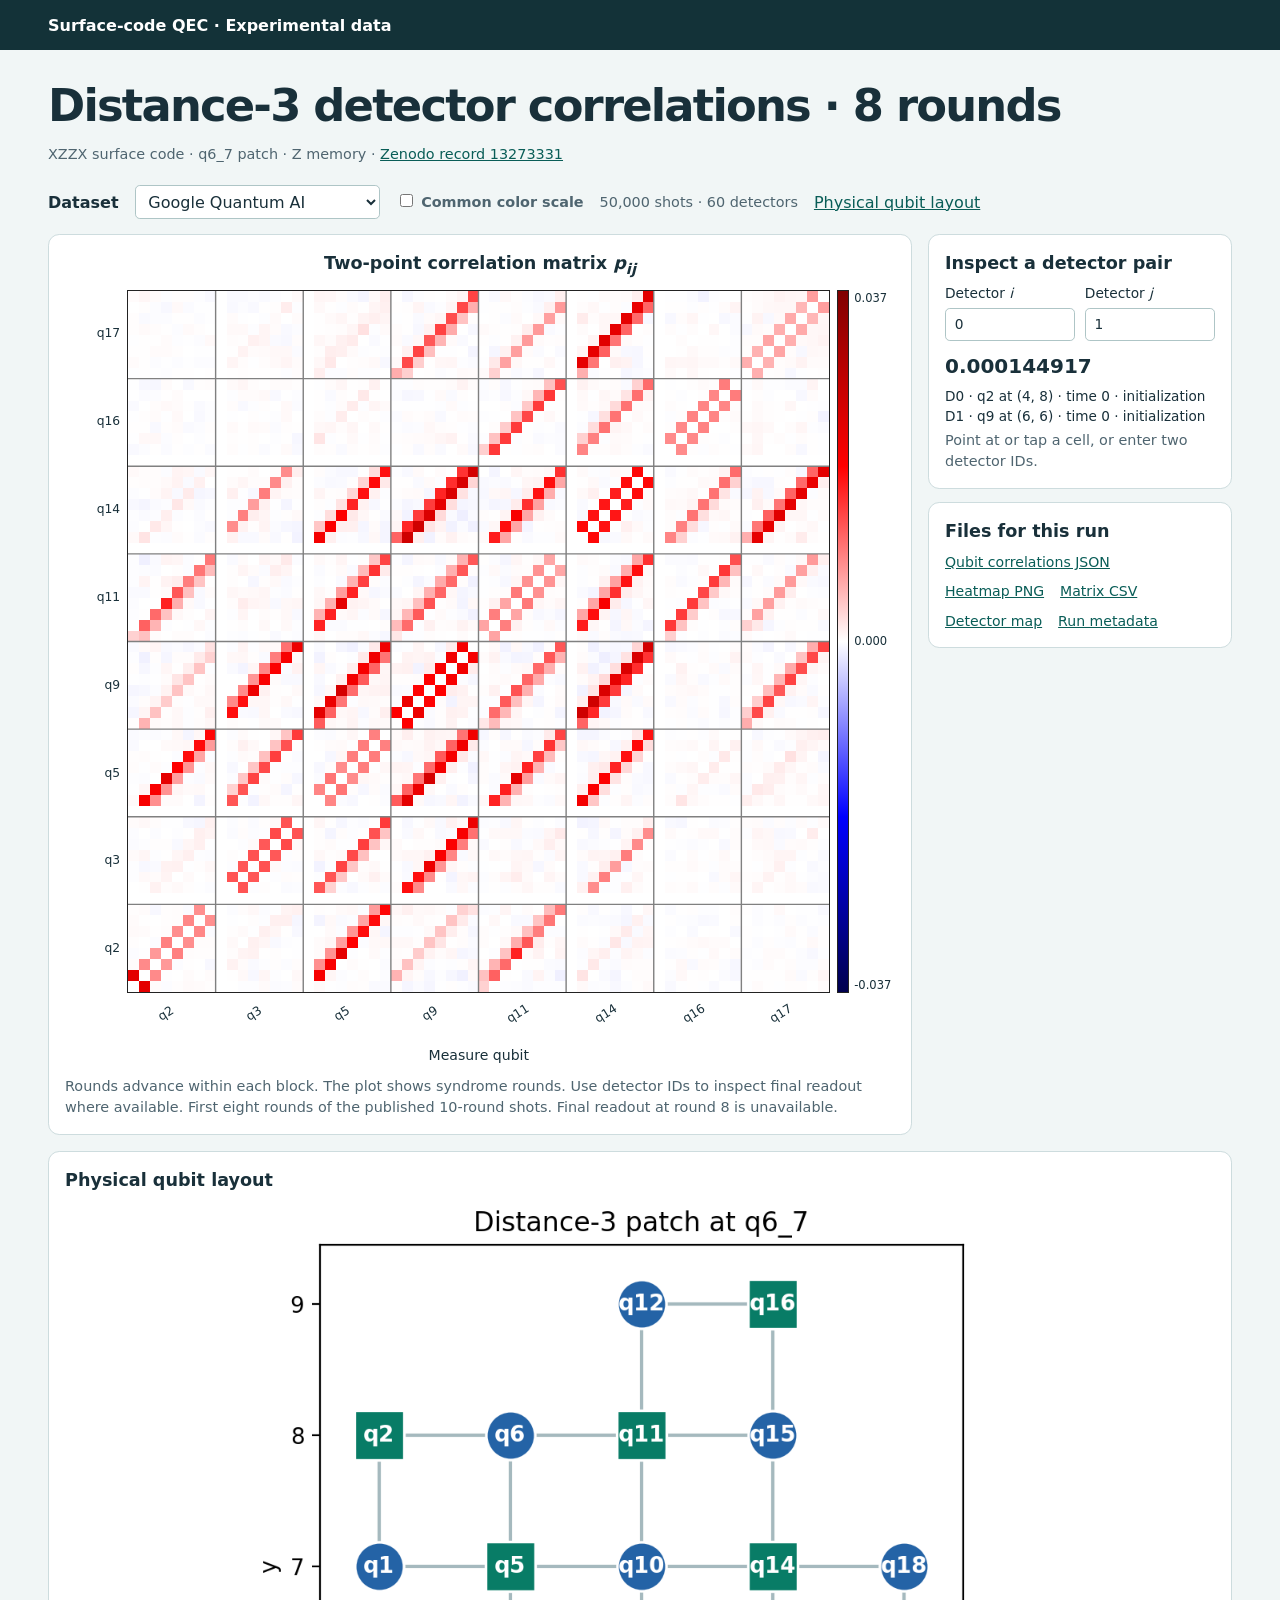
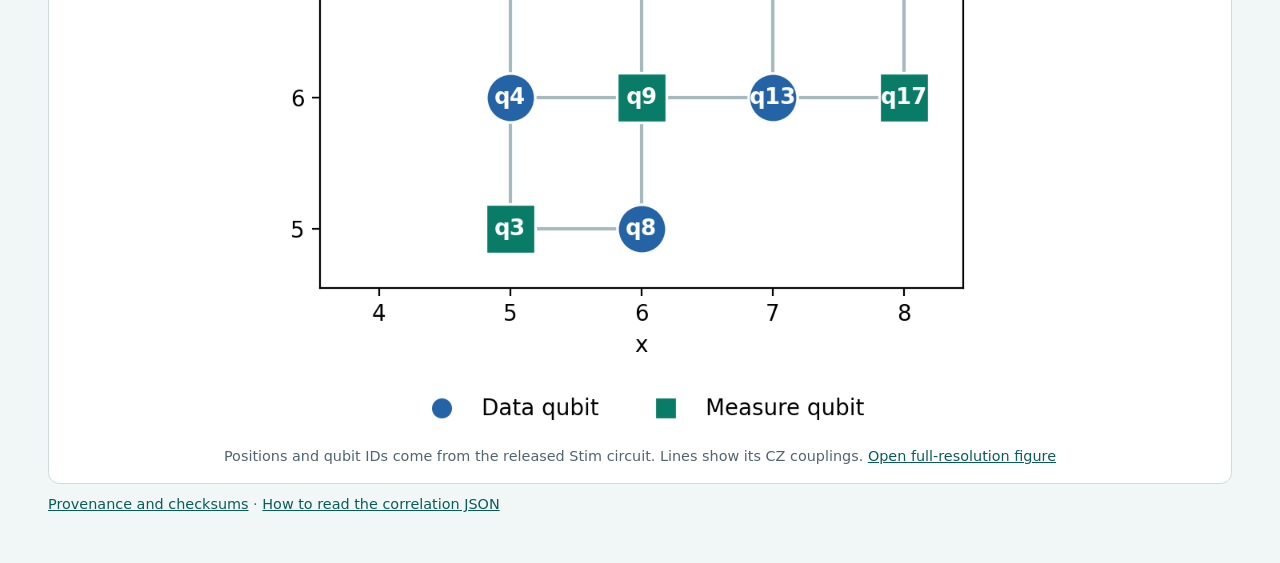
<file: docs/qec-eight-round-correlations/index.html>
<!doctype html>
<html lang="en">
<head>
<meta charset="utf-8">
<meta name="viewport" content="width=device-width,initial-scale=1">
<title>Surface-code QEC · Detector correlations</title>
<style>
:root{color-scheme:light;--ink:#19303a;--muted:#4f6570;--line:#cddcde;--accent:#095d57;font:16px/1.45 system-ui,sans-serif}
*{box-sizing:border-box}body{margin:0;background:#f1f6f6;color:var(--ink)}header{background:#133238;color:#fff;padding:.85rem max(1rem,calc((100% - 74rem)/2));font-weight:700}main{max-width:76rem;margin:auto;padding:1.5rem 1rem 3rem}h1,h2,p,figure{margin:0}h1{font-size:clamp(1.8rem,4vw,2.8rem);letter-spacing:-.04em}h2{font-size:1.1rem}.subtitle,.hint{color:var(--muted);font-size:.9rem}.subtitle{margin:.3rem 0 1.25rem}.toolbar,.assets{display:flex;align-items:center;gap:.55rem 1rem;flex-wrap:wrap}.toolbar{margin-bottom:.9rem}.toolbar label{font-weight:650}select,input{font:inherit;color:inherit;background:#fff;border:1px solid #aec5c6;border-radius:.3rem;padding:.35rem .55rem}a{color:var(--accent)}:focus-visible{outline:2px solid #16877e;outline-offset:2px}
.layout{display:grid;grid-template-columns:minmax(0,1fr) minmax(16rem,19rem);gap:1rem;align-items:start}.panel{background:#fff;border:1px solid var(--line);border-radius:.7rem;padding:1rem}.plot-title{text-align:center;margin-bottom:.75rem}.chart{display:grid;grid-template-columns:3.45rem minmax(0,1fr) 3.6rem;gap:.35rem .45rem;align-items:stretch}.ylabels,.xlabels{font-size:.77rem;white-space:nowrap}.ylabels{display:grid;text-align:right;align-items:center}.xlabels{display:grid;text-align:center;grid-column:2}.xlabels span{transform:rotate(-32deg);height:2.2rem;margin-top:.35rem}.heatmap{display:block;width:100%;aspect-ratio:1;border:1px solid #222;image-rendering:pixelated;cursor:crosshair}.legend{display:grid;grid-template-columns:.75rem 1fr;gap:.3rem;font-size:.72rem}.bar{background:linear-gradient(#800000,#f00,#fff,#00f,#00004d);border:1px solid #222}.legend-labels{display:flex;flex-direction:column;justify-content:space-between}.axis{text-align:center;grid-column:2;font-size:.88rem}.note{margin-top:.65rem}.side{display:grid;gap:.8rem}.side h2{margin-bottom:.5rem}.pair-inputs{display:grid;grid-template-columns:1fr 1fr;gap:.6rem}.pair-inputs label{display:grid;gap:.25rem;font-size:.86rem}.pair-inputs input{width:100%}output{display:block;margin:.65rem 0 .4rem;font-size:1.25rem;font-weight:680;font-variant-numeric:tabular-nums}.description{min-height:2.7rem;white-space:pre-line;font-size:.85rem}.assets a{font-size:.88rem}.details{margin-top:1rem}summary{cursor:pointer;font-weight:650}pre{margin-bottom:0;max-height:32rem;overflow:auto;background:#f4f8f8;border:1px solid var(--line);border-radius:.35rem;padding:.65rem;font-size:.81rem}
@media(max-width:760px){.layout{grid-template-columns:minmax(0,1fr)}.chart{grid-template-columns:2rem minmax(0,1fr) 2.75rem;gap:.3rem}.ylabels,.xlabels{font-size:.66rem}.legend{grid-template-columns:.55rem 1fr;font-size:.61rem}.panel{padding:.7rem}}
.qubit-map {scroll-margin-top:1rem}.qubit-map img{display:block;width:min(100%,52rem);height:auto;margin:.65rem auto}.qubit-map figcaption{text-align:center}
</style>
</head>
<body>
<header>Surface-code QEC · Experimental data</header>
<main>
<h1>Distance-3 detector correlations · 8 rounds</h1>
<p class="subtitle"><span id="experiment-summary"></span> · <a id="dataset-source">Zenodo data</a></p>
<div class="toolbar"><label for="experiment">Dataset</label><select id="experiment"><option value="google">Google Quantum AI</option><option value="shenzhen">Shenzhen · IQA / SUSTech</option></select><label class="hint"><input id="common-scale" type="checkbox"> Common color scale</label><span id="stats" class="hint"></span><a href="#qubit-layout">Physical qubit layout</a></div>
<div class="layout">
<figure class="panel">
<h2 class="plot-title">Two-point correlation matrix <i>p<sub>ij</sub></i></h2>
<div class="chart">
<div id="ylabels" class="ylabels" aria-hidden="true"></div>
<canvas id="heatmap" class="heatmap" aria-label="Detector correlation matrix grouped by measurement qubit" role="img"></canvas>
<div class="legend" aria-label="Signed correlation color scale">
<div class="bar"></div><div id="legend-labels" class="legend-labels"></div>
</div>
<div id="xlabels" class="xlabels" aria-hidden="true"></div>
<div class="axis">Measure qubit</div>
</div>
<figcaption class="hint note">Rounds advance within each block. The plot shows syndrome rounds. Use detector IDs to inspect final readout where available. <span id="plot-note"></span></figcaption>
</figure>
<aside class="side">
<section class="panel">
<h2>Inspect a detector pair</h2>
<div class="pair-inputs"><label><span>Detector <i>i</i></span><input id="i" type="number" min="0" step="1" value="0"></label><label><span>Detector <i>j</i></span><input id="j" type="number" min="0" step="1" value="1"></label></div>
<output id="value" for="i j" aria-live="off"></output>
<p id="description" class="description"></p>
<p class="hint">Point at or tap a cell, or enter two detector IDs.</p>
</section>

<section class="panel"><h2>Files for this run</h2><div id="assets" class="assets"></div></section>
</aside>
</div>
<figure id="qubit-layout" class="panel qubit-map details"><h2>Physical qubit layout</h2><a id="layout-image-link"><img id="layout-image" alt="Labeled layout of the nine data qubits and eight measure qubits"></a><figcaption class="hint"><span id="layout-caption"></span> <a id="layout-full">Open full-resolution figure</a></figcaption></figure>
<p class="hint note"><a id="provenance">Provenance and checksums</a> · <a href="PIJ_JSON_FORMAT.md">How to read the correlation JSON</a></p>
</main>
<script type="application/json" id="dataset">{"google":{"limit":0.03683698644303113,"runs":{"8":{"rounds":8,"shots":50000,"check_labels":["q2","q3","q5","q9","q11","q14","q16","q17"],"detectors":[{"x":4,"y":8,"time":0,"label":"q2","kind":"initialization"},{"x":6,"y":6,"time":0,"label":"q9","kind":"initialization"},{"x":6,"y":8,"time":0,"label":"q11","kind":"initialization"},{"x":8,"y":6,"time":0,"label":"q17","kind":"initialization"},{"x":5,"y":5,"time":1,"label":"q3","kind":"syndrome"},{"x":4,"y":8,"time":1,"label":"q2","kind":"syndrome"},{"x":5,"y":7,"time":1,"label":"q5","kind":"syndrome"},{"x":6,"y":6,"time":1,"label":"q9","kind":"syndrome"},{"x":6,"y":8,"time":1,"label":"q11","kind":"syndrome"},{"x":7,"y":7,"time":1,"label":"q14","kind":"syndrome"},{"x":8,"y":6,"time":1,"label":"q17","kind":"syndrome"},{"x":7,"y":9,"time":1,"label":"q16","kind":"syndrome"},{"x":5,"y":5,"time":2,"label":"q3","kind":"syndrome"},{"x":4,"y":8,"time":2,"label":"q2","kind":"syndrome"},{"x":5,"y":7,"time":2,"label":"q5","kind":"syndrome"},{"x":6,"y":6,"time":2,"label":"q9","kind":"syndrome"},{"x":6,"y":8,"time":2,"label":"q11","kind":"syndrome"},{"x":7,"y":7,"time":2,"label":"q14","kind":"syndrome"},{"x":8,"y":6,"time":2,"label":"q17","kind":"syndrome"},{"x":7,"y":9,"time":2,"label":"q16","kind":"syndrome"},{"x":5,"y":5,"time":3,"label":"q3","kind":"syndrome"},{"x":4,"y":8,"time":3,"label":"q2","kind":"syndrome"},{"x":5,"y":7,"time":3,"label":"q5","kind":"syndrome"},{"x":6,"y":6,"time":3,"label":"q9","kind":"syndrome"},{"x":6,"y":8,"time":3,"label":"q11","kind":"syndrome"},{"x":7,"y":7,"time":3,"label":"q14","kind":"syndrome"},{"x":8,"y":6,"time":3,"label":"q17","kind":"syndrome"},{"x":7,"y":9,"time":3,"label":"q16","kind":"syndrome"},{"x":5,"y":5,"time":4,"label":"q3","kind":"syndrome"},{"x":4,"y":8,"time":4,"label":"q2","kind":"syndrome"},{"x":5,"y":7,"time":4,"label":"q5","kind":"syndrome"},{"x":6,"y":6,"time":4,"label":"q9","kind":"syndrome"},{"x":6,"y":8,"time":4,"label":"q11","kind":"syndrome"},{"x":7,"y":7,"time":4,"label":"q14","kind":"syndrome"},{"x":8,"y":6,"time":4,"label":"q17","kind":"syndrome"},{"x":7,"y":9,"time":4,"label":"q16","kind":"syndrome"},{"x":5,"y":5,"time":5,"label":"q3","kind":"syndrome"},{"x":4,"y":8,"time":5,"label":"q2","kind":"syndrome"},{"x":5,"y":7,"time":5,"label":"q5","kind":"syndrome"},{"x":6,"y":6,"time":5,"label":"q9","kind":"syndrome"},{"x":6,"y":8,"time":5,"label":"q11","kind":"syndrome"},{"x":7,"y":7,"time":5,"label":"q14","kind":"syndrome"},{"x":8,"y":6,"time":5,"label":"q17","kind":"syndrome"},{"x":7,"y":9,"time":5,"label":"q16","kind":"syndrome"},{"x":5,"y":5,"time":6,"label":"q3","kind":"syndrome"},{"x":4,"y":8,"time":6,"label":"q2","kind":"syndrome"},{"x":5,"y":7,"time":6,"label":"q5","kind":"syndrome"},{"x":6,"y":6,"time":6,"label":"q9","kind":"syndrome"},{"x":6,"y":8,"time":6,"label":"q11","kind":"syndrome"},{"x":7,"y":7,"time":6,"label":"q14","kind":"syndrome"},{"x":8,"y":6,"time":6,"label":"q17","kind":"syndrome"},{"x":7,"y":9,"time":6,"label":"q16","kind":"syndrome"},{"x":5,"y":5,"time":7,"label":"q3","kind":"syndrome"},{"x":4,"y":8,"time":7,"label":"q2","kind":"syndrome"},{"x":5,"y":7,"time":7,"label":"q5","kind":"syndrome"},{"x":6,"y":6,"time":7,"label":"q9","kind":"syndrome"},{"x":6,"y":8,"time":7,"label":"q11","kind":"syndrome"},{"x":7,"y":7,"time":7,"label":"q14","kind":"syndrome"},{"x":8,"y":6,"time":7,"label":"q17","kind":"syndrome"},{"x":7,"y":9,"time":7,"label":"q16","kind":"syndrome"}],"order":[0,5,13,21,29,37,45,53,null,4,12,20,28,36,44,52,null,6,14,22,30,38,46,54,1,7,15,23,31,39,47,55,2,8,16,24,32,40,48,56,null,9,17,25,33,41,49,57,null,11,19,27,35,43,51,59,3,10,18,26,34,42,50,58],"matrix":[[null,0.00014491683422218626,0.0033335230387377957,-6.33862639654037e-05,-2.8858744508863943e-05,0.02238661622468735,0.00037073020454897465,-0.0006196083014323728,3.4535875521102266e-05,0.0004523678491061278,0.00031683406405119685,-0.00044804344311955013,-0.0001543783960441525,0.00021924702956244158,-9.965784240084652e-05,-0.0002664030476834389,-0.0001302895399615256,-0.00019098317241250662,5.944650092987169e-05,-4.525207153516231e-05,-0.00015755589114863078,-0.00020015511096904692,-0.00017406999612956664,-0.0006516152089304228,-0.0002298421444288934,-0.00015756840860614574,-4.2571856838535815e-05,4.7561478437485594e-05,0.0003319294601122347,0.00015941369803657013,0.00024982144078472546,-3.942538416235042e-05,-0.000336317238973427,-0.0005352544452184027,0.00013465831241321613,-0.00010176945008888438,-0.0002593431664683621,0.0003775647167181817,0.00013888698378011766,0.0001494719827190294,-0.00010998142288209944,-0.0002240074178126994,0.00013926125549057478,-0.00036909561005893377,-0.0002523416807326262,0.0002603919759332496,-0.0003422477108091515,-0.00011468464962893776,-0.0001284239882013427,0.000157542064485372,3.354600294086518e-05,-6.552572689000336e-05,0.0002775334623832948,0.00017780729964139708,-0.0003581095981065596,-0.0003654993511567062,-0.00015863129449711355,0.00040280139189308173,0.0002577966987872826,-7.966334437725653e-05],[0.00014491683422218626,null,0.0017542632917279533,0.005897450858252884,0.00023853118086603065,0.0055143446462460055,0.011819798064922893,0.018622844074626055,0.004933146056598003,0.011279020098283132,0.00044758858338250773,-4.5973600713788976e-05,7.733583664581989e-05,0.00033170904270846124,0.0006025687023792914,-0.00014630323703002102,0.0006177201600682802,0.0007033691242602225,6.866803824451262e-05,0.00017888025531442864,-8.439084592548607e-05,0.00018387062665559117,0.0002922458303964426,-0.00037383889896702716,0.0005396739960898955,0.00045285784453386047,0.00025340712238414165,-0.0001498949105692704,0.0003614794005910582,0.0004924527457749184,0.0008122932678771289,0.00012081292839344338,-0.00032386664391392816,-0.00019185352411565937,0.0002307439275708867,-0.00028332302712996693,0.00036613058282269906,-0.00015555869177852344,-0.00022618297384346953,0.0008945329519219891,6.804131093196553e-05,0.00017412313904868748,-6.070599535257237e-05,-5.700593598800818e-05,-3.610212953863989e-05,0.00021696221740213906,0.0004040816683890114,-2.276834451420129e-05,0.00012199116441741209,6.436406553772533e-05,8.552759284208289e-05,-0.00022649753652026483,-3.432493252353286e-05,0.0005757334463342145,0.00036458847857845367,-0.0002232836549063144,-0.00015134618717471682,-0.00017356497645049096,2.6230821558892448e-05,-0.00015595277250513018],[0.0033335230387377957,0.0017542632917279533,null,0.00036069695380203104,-0.00017081970568899596,0.004443947209169186,0.0005059224883428581,-0.00020672035280411283,0.006545006241919393,0.0003473888184422069,-3.913442783576304e-05,0.0034976934492222944,-0.00020415839571452654,0.00019088021607105432,2.8421433031611265e-05,-0.0001726052386912258,-6.531158660161296e-05,-0.0003270821979574068,-8.324219320510196e-06,-0.000125445518034506,-3.726569201356611e-05,1.958080298825049e-05,0.00023326437018356128,0.00019572707936266198,0.00011200287989127089,0.0001812923390835941,7.984025053336952e-05,-2.856004262952183e-05,0.00010339750031224115,0.00022409901229786255,0.0001883905850287304,5.0501093081689596e-05,-0.00010690674782742882,-0.00036985284617785386,0.000383768131058948,-0.00012971190364341467,-0.00036777845656676966,0.0002013403930059554,0.000535907782418632,-1.0972858123126095e-05,-5.0009878313939105e-05,-0.00048776669122596594,-1.9661817131533255e-05,-8.924869636772748e-06,-9.952926443246302e-05,-1.0877369768125256e-05,-0.00022779722963883753,0.000269762730283285,-0.000123710079558359,-0.0004284161369826345,-5.037682484620998e-05,-0.0003244230515704327,-0.00021728836755285919,-0.00018363859854475528,-0.0005907985312877395,-5.638408377084403e-06,5.7347866145862625e-05,-7.072277889985656e-07,-6.528483741607971e-05,-0.00022562426941974412],[-6.33862639654037e-05,0.005897450858252884,0.00036069695380203104,null,6.786282842591307e-05,5.869790985868484e-05,0.0011203990125402963,0.0034332049375613294,0.00331851180281334,0.005768574554699257,0.00579090885853667,0.0003606883075927825,0.00012080811076209397,-9.270853882270558e-05,-0.00019741006010076667,3.2566357186347705e-05,0.00024137629723297582,-0.00027021134357352317,0.0001641955304019782,9.267373648519373e-05,5.505496683783084e-05,-0.00017773019208355834,-0.0001958054118097463,0.00010126088822082213,-0.0003596552726735647,-4.3639442100951165e-05,0.0002526154486737209,0.0004939812437465552,7.746730149238434e-05,5.440403651518766e-05,0.00019420824557137006,-0.0002061114420728316,-0.00013526754948978148,7.397827163940773e-05,-0.00048630229709978323,7.665333801132324e-05,8.035710106085725e-05,9.194186371092039e-05,-0.00012976911716766626,-0.00010291970625386782,-0.0005854066245682965,-0.0005524579276960928,-7.316581203509198e-05,2.52863406657311e-05,-0.00013567594419761075,1.635718608700154e-05,-0.00017506367355035746,0.00035809073087694765,-3.148415726272891e-05,-0.00035582196362804464,4.3267101657862295e-05,2.376972888262774e-05,0.00020917598796371673,8.37833987767378e-05,-2.1370172686330235e-05,0.0002876027803800918,-8.811638681183176e-05,-0.00021301698227527144,0.00012031972028081483,-0.00011372312992674605],[-2.8858744508863943e-05,0.00023853118086603065,-0.00017081970568899596,6.786282842591307e-05,null,5.9731091072989795e-05,0.012274302055301167,0.017505975326000178,4.5916890054620296e-05,0.0009497730810825167,0.0007356662488592902,0.0001887043522263987,0.012358251334697035,0.0009290952038379929,0.003276153339742738,0.008479520095443949,-0.00014202586445943854,0.008240766368411534,3.740132801272056e-05,0.00017979317151789465,-0.00016598967466341374,0.00019416511830444572,-0.0001980508777182921,4.841363236030016e-06,0.00024655766095860177,-0.0001759926022424363,0.0001997292416308083,0.00037902055070482277,0.00015831922212855565,0.0004252026686956678,-0.000488406620263615,1.0337444364794113e-05,0.0005542441153862931,-0.00015193027643589652,0.0004022783267847996,-3.7622170039885994e-05,7.321251971226239e-06,0.00013708525838257435,-0.0001294677741779937,-0.0003292836058499393,0.00016540278923149465,0.0010800022774568596,0.0002840368879922228,0.0001826638008467496,-0.00031431736454490267,-8.746377579482711e-05,0.0002493079358906747,0.0004868434411325895,0.0001764822642680297,0.00032496565498346675,-0.00044957068294071423,-0.00010910131663544043,-0.00024161715993553656,-0.0002143276811797934,-0.00018537127740281267,-0.00018478970698843078,-0.0003397055208375077,9.615331325624199e-05,-0.0003520368842815369,0.0003305556691091671],[0.02238661622468735,0.0055143446462460055,0.004443947209169186,5.869790985868484e-05,5.9731091072989795e-05,null,0.01962852714258445,0.0007050603631277297,0.011399911620247782,0.0019418367361431765,8.906605206993046e-05,-0.0002341617997670964,0.0004189015931945206,0.008478957322633207,0.0006821809464645501,0.00024716141707281647,4.668216410652626e-05,2.614916381510346e-05,6.0254554256622406e-05,0.00051024383473397,-0.0005277610413111367,-6.820880702085308e-05,-0.00022211254447057627,-0.0005070115951232301,-1.7662794024042583e-05,-0.000393633225172052,4.370608929610276e-05,0.00010032075753280134,0.0006833637865666931,1.1546098583115061e-05,-8.327169136057577e-05,-0.00012173106311552662,-0.0003546693709276516,-0.0006958793882406722,0.0003581310417787309,0.00012793850497450077,-0.0001147660481745083,0.0002667322199026434,0.0002179275957394089,-0.0005947691843695146,0.0007700932583570852,-7.931654263637622e-05,-0.00036748682295983937,1.281440336659001e-05,-1.5941078936987374e-05,6.985398794728814e-05,-1.1434304458046718e-05,-0.0009798071766375926,-0.00022614166338519315,0.00022471290980174974,0.0001434891249224579,-0.0002994530323283673,0.0004915663657528713,0.0003152929793835968,-0.00019344880095695238,0.0003580306276803613,-0.0011030361908830333,0.0001866385755506239,0.0006807213864371553,-0.0005246529761484542],[0.00037073020454897465,0.011819798064922893,0.0005059224883428581,0.0011203990125402963,0.012274302055301167,0.01962852714258445,null,0.022281167900958576,0.015976599526469404,0.02006027613590511,0.0004937564076635814,0.00019641545947612915,-0.00012309304482360783,0.008086068993721551,0.008823049843683872,0.00043554332796713613,0.005451130038995777,0.004151970133522753,0.0001301157795732255,0.0018741759881026332,-0.0008994764681100609,0.00027405499585858584,-0.00026049419548834774,-0.0005447474666814278,0.0006035495424760451,-0.00012667658802734127,0.0005654662158704471,0.0005158394970032898,0.000505527413857787,0.000304380126447068,-0.0004696214238804064,-0.0004044524346552558,0.0005283075400635551,0.0001099054694040924,4.0445162281410596e-05,0.00019331916834025575,0.00016550144564514424,-2.478150518880895e-05,2.033625606473466e-05,0.0006264769804492643,-0.00013653323931217543,0.0007212769391160001,0.00010762490562232774,6.769591599997682e-05,0.00015745449314763516,-0.0008287430142871477,4.637652423367111e-05,-0.0008335371906733613,-0.0003178692029893737,-0.00022227418139719735,0.00039961323079718003,0.00010610761754809017,0.000621650266906193,0.0001770363799332153,-0.00022912391830787193,-0.00033196767356991064,0.0004414777013946325,0.00019990189840285444,0.0006755120585046348,-5.112472827550896e-05],[-0.0006196083014323728,0.018622844074626055,-0.00020672035280411283,0.0034332049375613294,0.017505975326000178,0.0007050603631277297,0.022281167900958576,null,0.010707919911884578,0.02538430449469886,0.013111080567460132,0.00016576493016007277,-0.0003557385963078863,0.0043730632862550856,0.011270848093264396,0.021065474445583265,0.005184965645626705,0.01564927727829435,0.0010335286107039376,0.00019181106216742405,-0.0004501975429838101,0.00017219698117554305,0.0004882104223307149,-0.0003131640745518416,0.000698538120598946,-0.0008884968066248389,-0.00034889506795632297,-0.0002632272035103522,0.0005895072525778922,0.000511879858827724,0.000719803831842003,0.00015911799628698375,-2.5498154080594304e-05,-0.0006815855876965982,9.249500927016596e-05,0.00031686283476217714,2.9771874498041306e-05,-0.00011056613132454096,-0.0004792420736602354,0.0010119369701050984,-0.00016050281027646385,0.00030268824871293454,5.6908312205727896e-05,-4.262861411541419e-05,-0.0003624084306520503,0.00013560470697754345,0.00031310116240979013,0.0008466819590973174,0.0001756654540528424,8.335006452092619e-05,0.00012859155628575092,-0.0005471139611112896,-0.00048463160600198396,0.001087195008637909,0.001191034013561354,-0.00016097284078764318,-0.0006934393868675004,-0.0004232769443013318,-0.0005760461494697111,-0.00016670998176737672],[3.4535875521102266e-05,0.004933146056598003,0.006545006241919393,0.00331851180281334,4.5916890054620296e-05,0.011399911620247782,0.015976599526469404,0.010707919911884578,null,0.016381246121570714,0.0015899996767280156,0.01431098737945602,0.00020763669588519384,0.005387091076602013,-0.00028371688815576057,-0.00011134724102523919,0.009297316662416455,0.0006082974483717085,-0.0006172768051860844,0.004378320407292247,3.353065972661051e-05,-0.0001531988794946093,-0.0002778399607502591,0.0010067616270622581,0.0009738991363331673,9.22639052080565e-05,-0.00011508627185741194,0.00020830691352702324,0.00044251756230434536,-2.131744357702914e-06,-9.210879066667843e-05,0.00019478295023744874,0.00015793104805045255,-0.0007004637973232475,0.00016060825847824534,-4.5311592480778984e-05,1.2378889021058548e-05,-4.265846142359475e-05,-9.981194318597897e-05,0.0002709948474214352,-0.00015348927692782066,0.0004971967656497989,8.769487494802997e-05,-2.3761229053120836e-05,0.0004339165432903358,0.0005332113688421569,1.5983648779027693e-05,0.0008683300453773968,0.00045134853860567814,-0.0002955384081223533,0.00010330820100240556,-0.00012289708223045537,-0.00014518110592198763,-0.0001762956188338105,0.0002368038268021344,0.0003254399982473011,-0.00020279719277149777,-0.0007107892473170452,-0.00036699698283970683,0.00021454216812244464],[0.0004523678491061278,0.011279020098283132,0.0003473888184422069,0.005768574554699257,0.0009497730810825167,0.0019418367361431765,0.02006027613590511,0.02538430449469886,0.016381246121570714,null,0.02209067232651024,0.008877189819243347,-0.0004453307737218859,-0.000172324813024205,0.0011039131124408463,0.0011531675407930875,0.006413695793694885,0.017940215889791944,0.0007121491505346911,0.003322430281994748,-0.00043059999350891776,-0.0002366998132333764,-0.00020546771134766217,-0.0009395680437832565,0.00013335189229229938,-0.000538295955214374,6.13101242550873e-05,-0.00022185324888390756,0.00027234001160336696,0.0002743488132783134,-0.00016841202043471615,0.00028125435809100985,-0.00034118076010691833,-0.00038764595476714625,0.0002822480214998424,-4.1701413590722325e-05,-0.0004268493281714969,5.879512353318406e-05,-0.0005279051056854556,0.0009266290789091691,-0.0001356095463406204,0.00044304714149967506,0.001364541010043574,0.0003740706108215641,7.105537345136748e-05,-0.00031530991897643634,0.00047364499478558253,0.00031422467364211615,-0.00016708011209964901,7.64240290032081e-05,0.00018209025588045158,0.00045679461385289555,-0.0008615680145578342,0.0001254491195399332,-0.0007489894514699502,0.00013566752848526153,0.00032994288485299617,0.0003497853926462957,0.00010716788046266634,0.0009416042888705234],[0.00031683406405119685,0.00044758858338250773,-3.913442783576304e-05,0.00579090885853667,0.0007356662488592902,8.906605206993046e-05,0.0004937564076635814,0.013111080567460132,0.0015899996767280156,0.02209067232651024,null,0.0006750391325347493,0.00018345366228739168,-0.00019456160974662406,0.0015650792307840833,0.00351022093156389,0.006814023059115826,0.009861872026531493,0.005566684380958031,0.0005914376097174712,-9.213858265588737e-05,-0.00010598786850257724,-3.701646715592588e-06,8.395112192510767e-05,0.00048070001314237665,-1.9716436168382145e-05,0.00019488463938738265,0.0006786208416211803,0.0002122401058340384,-0.0001988846587601678,0.00011225368657402646,0.0005835440778103052,0.0001015553041067152,0.0010481204694106072,0.00034092667674406885,0.0003451398461439825,0.0004084327747783112,-9.937599397713548e-05,0.00018157192213030804,0.0006761944652322049,9.453259670638703e-05,0.0008555682066958004,0.0008334329664011486,0.00032702303171694425,0.0007156189124275514,-0.00025239298369916785,0.0004266180716813728,-0.00011156744400975249,0.0005332035703866089,-0.0005696013703027081,0.0002739211866626401,0.00015584468018076114,0.000271162140355774,-0.00019520747943846395,-0.000517259559833394,-0.00028643966781383146,-5.111091461962314e-05,-0.00010484487973039247,0.0003166192508963772,0.0004575225417703388],[-0.00044804344311955013,-4.5973600713788976e-05,0.0034976934492222944,0.0003606883075927825,0.0001887043522263987,-0.0002341617997670964,0.00019641545947612915,0.00016576493016007277,0.01431098737945602,0.008877189819243347,0.0006750391325347493,null,-6.991664351907456e-05,4.998645898435239e-05,0.00014895947572679535,-0.00042683262047360504,8.386017758715836e-05,0.00022223297956275312,-2.2261490560282482e-05,0.008400552218232382,0.00011269362659360738,-0.00029898456447319255,-0.0003731213756645868,0.0002201142851803728,-3.647201667333899e-05,0.00023776301773908992,1.6259787725125818e-05,0.0001307137152888327,-0.00031619807170002456,4.207142222917293e-05,0.00020962727692852567,-0.0003695259135072515,0.00014148117850398823,0.0004287523565019713,0.00020997588909876796,-0.00017059024082921592,-8.435500981696098e-05,-0.00012045870485100085,5.3703004299243684e-05,-2.111462193787883e-05,0.00022626908737344298,0.0002018195772956477,-0.0005214607907575441,0.0002483450618054883,0.0003328766588356902,6.048594724644696e-05,0.00024452833284716036,0.0003849424171596394,-2.423838759246788e-05,-0.00017376081503117646,4.058229524794843e-05,5.370128436427146e-05,-0.00041320798808208714,-0.0002592159924807991,-0.0001639691390181719,-0.0005347068881597083,-0.0002942152609186621,-0.00033252854559817635,-6.751100980462166e-05,-4.237999864820097e-05],[-0.0001543783960441525,7.733583664581989e-05,-0.00020415839571452654,0.00012080811076209397,0.012358251334697035,0.0004189015931945206,-0.00012309304482360783,-0.0003557385963078863,0.00020763669588519384,-0.0004453307737218859,0.00018345366228739168,-6.991664351907456e-05,null,0.00027650061285405814,0.012380690354545365,0.01735033591208074,0.0006929746530181524,0.0009406959675307691,0.0008968088932593821,4.427767296671936e-05,0.012115352357272346,0.0007779931600849221,0.0040425053920118414,0.008422261088318839,0.0013140018124231378,0.00915447891407667,0.00017811417911911542,4.70717439856605e-05,-4.067622780046243e-06,-1.835347477885385e-06,-3.7375069419365303e-06,4.390391300457264e-05,0.0003508997426397431,-0.00016501208876451567,0.00040902983582025154,-2.221490938825177e-05,-0.00013033649837612682,0.00035979456934109866,0.00035579736298835263,-0.0007877027522431579,-9.452857738789788e-06,-4.417202993534097e-05,-3.985164328534907e-05,-0.0004465877555828168,0.0002152894264602634,9.871161907648585e-06,0.0009944738348149351,0.0006058935528699405,0.0007369359825183386,0.0006457786661772658,-0.00018722844530627558,0.00030289928618798534,0.00016290514663924727,0.00021071907720421335,0.0003262895391293319,0.0007598290408515895,0.00026895517067132557,8.581919767491897e-05,-0.00039523262366047973,0.0006150005881765952],[0.00021924702956244158,0.00033170904270846124,0.00019088021607105432,-9.270853882270558e-05,0.0009290952038379929,0.008478957322633207,0.008086068993721551,0.0043730632862550856,0.005387091076602013,-0.000172324813024205,-0.00019456160974662406,4.998645898435239e-05,0.00027650061285405814,null,0.01922059617872085,0.000805150338407612,0.010780367416264203,0.0015621875349851044,0.0002712425908260041,0.00047585571262986903,-0.0003254297647397042,0.007387073569481484,1.0162170021921213e-05,-0.0002501503982784703,-1.2308357448476137e-05,-0.0001882528441853326,8.480573956620718e-05,-0.0004595046896279653,-0.0001726191452903203,-0.00021075457200914194,0.0002832175608164511,-4.651552015366711e-05,0.00010575065277934614,-0.0003475022422462226,0.00018199882871788864,0.00030353278287359453,0.00012519142248706983,8.481786362918298e-05,6.076345563721386e-05,-0.00011741430553346976,7.367522459589271e-05,0.0003022142292484764,-0.00019758521158119713,0.0002115919336300176,-0.0001993498430788998,-1.9370223169223877e-05,-1.3290553102396352e-05,0.00012438538821973877,-0.0002946903569688297,0.00019325268744813107,-0.00018507151439939307,-0.00020263573110279598,0.00021611838920215787,-0.0005047395502668639,-0.0002640339163484384,0.0007072999488055287,-0.0003335029779272247,0.00019170442132282473,0.0003069953384616242,-0.0006078560419086054],[-9.965784240084652e-05,0.0006025687023792914,2.8421433031611265e-05,-0.00019741006010076667,0.003276153339742738,0.0006821809464645501,0.008823049843683872,0.011270848093264396,-0.00028371688815576057,0.0011039131124408463,0.0015650792307840833,0.00014895947572679535,0.012380690354545365,0.01922059617872085,null,0.021186239105537963,0.016119444757632106,0.01892307307663682,0.0012398973175609673,-0.00011550860693210208,-0.00012513397692148764,0.007846621062219172,0.0100440734248331,0.0005119334110180729,0.005663548546088137,0.002385474649236108,0.00028171354945694116,0.0006800088210686117,0.00011025183078022804,0.0006288816009573095,0.0001971120238816182,2.9458863982312344e-05,0.0001594009351365,-0.00011477763340195235,0.00011689818500854043,-0.00016569044673908628,0.00028864052728427847,0.0003492202151193502,-0.0005500608805873997,-0.00034047906112533166,8.454109684252753e-06,0.00012048784787987987,0.00033970556821605324,-0.00011108710310814285,-0.0007070709939643871,0.00042669013583990223,0.0002739206582064724,0.00014420820449823069,7.535237384237448e-05,-0.0004105890731499473,6.777925407480678e-05,-0.0003838467491988906,8.777409885768472e-05,9.849616493512459e-05,-0.0003090498464048963,-4.4511925565426935e-06,0.00017722399928549182,-0.00025571273118396576,0.0005570379554388216,0.000273298735914862],[-0.0002664030476834389,-0.00014630323703002102,-0.0001726052386912258,3.2566357186347705e-05,0.008479520095443949,0.00024716141707281647,0.00043554332796713613,0.021065474445583265,-0.00011134724102523919,0.0011531675407930875,0.00351022093156389,-0.00042683262047360504,0.01735033591208074,0.000805150338407612,0.021186239105537963,null,0.012024755527684172,0.02539194727322802,0.013589776669580222,0.00026117697346222934,0.0005950552074066584,0.0036755742378917766,0.009871919592268852,0.018194941055878766,0.004595895681304252,0.014235540562372861,0.0005356432255529953,-0.00021498248761187,0.000542480663218381,0.00017006719159323724,-0.00017742981179036388,0.00020483857796610438,0.0006334250354528281,-0.0004403918390499806,-0.00051387055244001,0.00015092143884859466,0.00012048479312121163,-7.665200930195848e-05,0.00042801250825080794,-0.0008874360479760313,-0.000718730646104393,0.0003417531915755334,-0.0003330258259391927,-7.818880176546639e-05,0.0005264943341125039,0.00043459581662896873,0.00036915468362869186,0.0006904265738843507,9.742325509692895e-05,-0.0003308745693396675,0.0006917525522223689,-0.00046951582214194154,-5.7789923971651724e-05,0.00042059146059630903,0.00023664227043612707,0.0007478480713649094,0.0003537937491597254,0.0003901617681900671,-0.00011743802144403848,0.0001985758625354106],[-0.0001302895399615256,0.0006177201600682802,-6.531158660161296e-05,0.00024137629723297582,-0.00014202586445943854,4.668216410652626e-05,0.005451130038995777,0.005184965645626705,0.009297316662416455,0.006413695793694885,0.006814023059115826,8.386017758715836e-05,0.0006929746530181524,0.010780367416264203,0.016119444757632106,0.012024755527684172,null,0.017391306763740677,0.0009617835314613132,0.014139422991670592,-4.490593280270794e-05,0.00442388840649921,0.00035003391829213637,-9.169221052884868e-05,0.006500685485204161,0.0008241726139543992,5.160213715638129e-05,0.003692146404739194,0.00026122313538717856,0.0004942101118043385,0.0006354679831889198,0.0003540171554795579,0.0002248317014714729,-0.0005847723863704468,5.079636528287912e-05,-1.0057698045518038e-06,0.00012781855302640421,0.00012392597799282257,-0.0001928626124202415,-0.0001245998594904263,-0.0005134096882114525,0.0006843566848532823,-0.00019698128589340502,0.0001087310342605119,0.0005065876891072185,-1.6309443649276112e-05,0.00038755607383628154,-0.00032756531761879426,-0.0003001486215469251,-0.00036095655353884926,7.561428925090263e-05,-0.0005205205850578043,-0.0004110344014162104,0.000741181629742349,-0.0005819667511994808,-0.0009651416554841141,-0.0006409557985289638,-2.9958560378795518e-05,0.0004981691835939661,-0.0005062399059380107],[-0.00019098317241250662,0.0007033691242602225,-0.0003270821979574068,-0.00027021134357352317,0.008240766368411534,2.614916381510346e-05,0.004151970133522753,0.01564927727829435,0.0006082974483717085,0.017940215889791944,0.009861872026531493,0.00022223297956275312,0.0009406959675307691,0.0015621875349851044,0.01892307307663682,0.02539194727322802,0.017391306763740677,null,0.02190631740430965,0.009108644413287348,0.00011757875076096047,0.0006405834548311451,0.0011200732616650222,0.0019170297996516927,0.006502848233286007,0.01710425531006804,0.0008048447146889459,0.0024914334790671067,0.000777988091141546,9.974916149069202e-05,0.0010487464786487766,0.0008844643229182214,-0.0007350156292684762,3.3464559794360582e-06,-7.9339773607634e-06,-0.0005558606777451569,-0.00025885834700600796,1.398469388680379e-06,-0.0006165641777781117,-0.000964291205261758,7.258544694982438e-05,0.001090688749953217,0.00018931760605700454,0.000174614250037175,-0.000593453719855308,-0.00020835783407313624,0.0002935054965228501,-0.0002682471129173969,0.00016538025110029997,0.0004616790621609912,0.0005311547943326334,-5.23940699410641e-05,-0.000701424999018152,-0.00042685757313354333,-0.0007489619059241059,-0.000991519758139714,0.0001952808697587849,-0.00011499316615359856,-9.650895402635307e-05,0.00036533232367780277],[5.944650092987169e-05,6.866803824451262e-05,-8.324219320510196e-06,0.0001641955304019782,3.740132801272056e-05,6.0254554256622406e-05,0.0001301157795732255,0.0010335286107039376,-0.0006172768051860844,0.0007121491505346911,0.005566684380958031,-2.2261490560282482e-05,0.0008968088932593821,0.0002712425908260041,0.0012398973175609673,0.013589776669580222,0.0009617835314613132,0.02190631740430965,null,8.941826829633737e-05,0.0002938593951096746,0.0003085191812878252,0.0011105815196540414,0.0045951442776550055,0.006966084246285031,0.011469668384804066,0.0064788368792502715,0.00046656715489196143,0.00034114286852299225,0.000118166472008574,0.0003468351287752025,-0.00010604258362856278,0.00026826056617373917,0.0003454805423467877,0.00022829786603817404,0.00018005982550456379,0.0005138192610963377,2.1170713650764394e-05,-0.00011951240736651769,-7.335949574338585e-05,-0.0003169116341724676,-0.0004994839451833988,-0.000475464211700527,0.00014072980634127763,0.000494062334703449,-5.7031915783212206e-05,-8.13161023729414e-05,3.126636597217125e-05,-2.387734482578452e-06,-0.0005708628073778366,0.0005125748166724953,-0.00015762887482073662,-0.00031224970958732,-5.052146721351569e-05,-0.00017720838955570528,-0.0007441930501681515,-0.0003486200826252617,8.713496526696618e-05,0.00043063049894703775,-0.00014581716765160735],[-4.525207153516231e-05,0.00017888025531442864,-0.000125445518034506,9.267373648519373e-05,0.00017979317151789465,0.00051024383473397,0.0018741759881026332,0.00019181106216742405,0.004378320407292247,0.003322430281994748,0.0005914376097174712,0.008400552218232382,4.427767296671936e-05,0.00047585571262986903,-0.00011550860693210208,0.00026117697346222934,0.014139422991670592,0.009108644413287348,8.941826829633737e-05,null,0.0001530645029916844,-0.00021112522269750578,7.15123801660611e-05,0.0003519855677552308,-0.00016964292529042524,-0.00013920469001593716,0.0002255300619749545,0.008502903695783881,2.516632826610188e-05,0.000128286294791502,0.0004150986127798295,0.0006335712178369701,8.516465900926251e-05,0.00037546148414657754,-4.506424314620894e-05,0.00017587717489198074,-0.00011741968687728477,-1.0597516533761286e-05,-5.3338855625417736e-05,0.0009054456389395726,-0.0003933744571722464,0.0003111227566767738,0.00022765556098724993,4.4897640619379064e-05,0.00010128989459962101,-0.00014423134853147612,0.0002673652838935947,9.21074462716942e-05,-0.00023374674106713123,4.205558466663373e-05,7.97946439936581e-05,-0.0001262953011135215,-0.0005958726689094807,6.894356034076177e-05,-8.800312615120376e-05,-0.0003748195529239551,-0.0002746732600525936,-8.917978230804646e-05,-0.00010184238766142162,1.672108983752363e-05],[-0.00015755589114863078,-8.439084592548607e-05,-3.726569201356611e-05,5.505496683783084e-05,-0.00016598967466341374,-0.0005277610413111367,-0.0008994764681100609,-0.0004501975429838101,3.353065972661051e-05,-0.00043059999350891776,-9.213858265588737e-05,0.00011269362659360738,0.012115352357272346,-0.0003254297647397042,-0.00012513397692148764,0.0005950552074066584,-4.490593280270794e-05,0.00011757875076096047,0.0002938593951096746,0.0001530645029916844,null,0.0009299406572612079,0.01360489452380964,0.021098799658026413,0.0007513715314183544,0.001196177368656015,0.0010351251842124487,0.00037750473402525797,0.012538553365963434,0.000978605139577371,0.0041312144151318675,0.007664450188488214,0.00041101427832013204,0.007042483741818928,-0.00012628163080441457,0.00011012114549724394,0.000350500956790345,-8.681595699577827e-05,0.00019059500987050892,0.0006596358220967158,-0.0005885301144652466,-0.0005110444499085709,9.782649301515178e-06,-0.0001651565904418062,-0.0002285397827418434,0.00011430449866489667,0.0004042217406594051,0.00012784832799633827,0.0003236543482940668,0.0001873091266467175,-0.0004185099705118489,0.00026207373740372297,-0.00025815610546398027,0.0005398468121090572,0.00010737083585565799,-0.00015783498883337188,1.6393711376683218e-05,0.0002927170278710367,-0.0002195656120802525,0.00020532510260035108],[-0.00020015511096904692,0.00018387062665559117,1.958080298825049e-05,-0.00017773019208355834,0.00019416511830444572,-6.820880702085308e-05,0.00027405499585858584,0.00017219698117554305,-0.0001531988794946093,-0.0002366998132333764,-0.00010598786850257724,-0.00029898456447319255,0.0007779931600849221,0.007387073569481484,0.007846621062219172,0.0036755742378917766,0.00442388840649921,0.0006405834548311451,0.0003085191812878252,-0.00021112522269750578,0.0009299406572612079,null,0.022247324737759477,0.0008593169847079807,0.01611776681006294,0.0011363384426759104,0.00029538136779949653,0.00014081920308872675,8.859999620863812e-05,0.009177221245918521,-0.0001744219286414772,0.0002540819941680983,0.0003146201206758459,-0.00022544423527004476,5.9975430871828106e-05,-4.892638784481651e-05,0.00011055161961304183,0.00020676161651400626,-2.7311934945761784e-05,0.0006668304143218617,0.0008801733980210447,0.000800936314858558,-0.00019134980704871296,0.00045061077539276795,1.5925802858196558e-05,0.00012878712661101854,0.0003850127255075053,-0.0006185738880840619,1.7701991616381196e-05,0.0004500701091322834,-0.00048393457180506694,5.4152959526265754e-05,-0.00010585475362978602,0.0001101292151675648,-0.00011165152193726158,-0.000438154099202559,0.0007630571240365147,-0.0002411886557935894,-0.0001630106134695719,0.0002619314395044814],[-0.00017406999612956664,0.0002922458303964426,0.00023326437018356128,-0.0001958054118097463,-0.0001980508777182921,-0.00022211254447057627,-0.00026049419548834774,0.0004882104223307149,-0.0002778399607502591,-0.00020546771134766217,-3.701646715592588e-06,-0.0003731213756645868,0.0040425053920118414,1.0162170021921213e-05,0.0100440734248331,0.009871919592268852,0.00035003391829213637,0.0011200732616650222,0.0011105815196540414,7.15123801660611e-05,0.01360489452380964,0.022247324737759477,null,0.02447113982017113,0.022121506408947167,0.018717606945451104,0.001035274404673825,0.0002108801264887883,0.0002797171061926229,0.006928211677501517,0.008318655267575359,0.000994652211370184,0.006983452870522766,0.0019432268405403796,0.00022929630149026714,0.0013073864217223452,-8.92710189693835e-05,-0.0002059939243238551,0.0005506736543835489,-3.9916530537476014e-05,-0.00038024541229764175,0.00018845146735546603,0.000639279125754233,0.0002593816364367396,0.0002005499621418605,-0.0003938085860275553,0.0003379379265904259,-2.3632981854815327e-05,0.00038981163016460485,-0.0003725776374023937,-0.00011672089380754258,0.00019971919265326932,-0.0005656910876179477,0.0003951574799997415,0.00012964375467794387,-0.0006419679628506536,0.0007118989515227381,-0.0004846153940499809,0.00021158434868784326,0.0006437811855793396],[-0.0006516152089304228,-0.00037383889896702716,0.00019572707936266198,0.00010126088822082213,4.841363236030016e-06,-0.0005070115951232301,-0.0005447474666814278,-0.0003131640745518416,0.0010067616270622581,-0.0009395680437832565,8.395112192510767e-05,0.0002201142851803728,0.008422261088318839,-0.0002501503982784703,0.0005119334110180729,0.018194941055878766,-9.169221052884868e-05,0.0019170297996516927,0.0045951442776550055,0.0003519855677552308,0.021098799658026413,0.0008593169847079807,0.02447113982017113,null,0.01245994122084021,0.02379481082856494,0.012071922858243711,0.0005111980592346077,0.0009907664752406564,0.004251129593647929,0.01063105393843028,0.018393749015585437,0.0057263133092954055,0.014061639165680151,0.0009205008032587281,0.0002656872031083779,0.00015486151322585684,0.00046095940279827774,0.0006583930444965524,0.0013111456896201523,-0.0003077403709597082,-0.0006499439638620874,0.00031112069244365603,-6.783857684800054e-05,6.68177728937458e-05,0.00016776133375218105,0.0008617084012266796,0.000970820216507351,-2.907549179531621e-05,0.0003623245498617367,-0.00038085713602575844,-6.287925593084775e-05,0.00044598642534426913,0.0005282342376120019,0.0009597614528430443,5.381422566985705e-05,0.00031806076088702895,7.603700279745773e-06,6.318452055259494e-05,0.00012828843068157791],[-0.0002298421444288934,0.0005396739960898955,0.00011200287989127089,-0.0003596552726735647,0.00024655766095860177,-1.7662794024042583e-05,0.0006035495424760451,0.000698538120598946,0.0009738991363331673,0.00013335189229229938,0.00048070001314237665,-3.647201667333899e-05,0.0013140018124231378,-1.2308357448476137e-05,0.005663548546088137,0.004595895681304252,0.006500685485204161,0.006502848233286007,0.006966084246285031,-0.00016964292529042524,0.0007513715314183544,0.01611776681006294,0.022121506408947167,0.01245994122084021,null,0.019383828432675332,0.0009608531191947489,0.014228252679335585,0.0005481738173652717,0.005883561124449932,0.0009723776577200138,0.00012424200804955765,0.009783264654895485,0.0013726944726095702,0.00011722274438719094,0.00430425084076147,-0.0004205792464815339,0.00042559192475050134,0.0006962815958497237,0.00037550137207997825,0.0006517159378580106,-0.0005680332513767761,0.0003850450211259071,-0.00019148391754664207,0.0005411646818196392,-0.00045054460393434415,0.00033349449799452424,-0.0007678270742311755,0.00031978393575965436,-7.41695296960776e-05,0.00022672235005455343,-0.00011357052662952505,0.0006314754005480316,-5.9475827705268713e-05,4.9218444365561886e-05,0.00047975225943491795,0.0006562361707737052,0.0006383686112731435,0.0001498684168966813,-6.650215503689605e-05],[-0.00015756840860614574,0.00045285784453386047,0.0001812923390835941,-4.3639442100951165e-05,-0.0001759926022424363,-0.000393633225172052,-0.00012667658802734127,-0.0008884968066248389,9.22639052080565e-05,-0.000538295955214374,-1.9716436168382145e-05,0.00023776301773908992,0.00915447891407667,-0.0001882528441853326,0.002385474649236108,0.014235540562372861,0.0008241726139543992,0.01710425531006804,0.011469668384804066,-0.00013920469001593716,0.001196177368656015,0.0011363384426759104,0.018717606945451104,0.02379481082856494,0.019383828432675332,null,0.022698359974265836,0.010082076321059619,0.0007354704545572965,-0.00020079815860007955,0.0016175335125003798,0.0026955502642240226,0.0064282880188780145,0.016852885857961797,0.0005978945550527692,0.002343269286128824,-0.00016156136970713053,-7.626642151770113e-05,0.0005450328126754833,-0.000336713993504989,0.0009913952894232692,-5.392780914270645e-05,0.0006019572373694437,0.0004063228480814529,0.00012413692896445783,-0.00028548886647750127,9.805032183024531e-05,-0.0011241347925837752,0.0002763844808668092,-0.00034184128463854435,-8.295056009477442e-05,0.0006103188538232329,0.00046741665215155326,4.35411939077035e-05,-0.00032779712444130915,-0.00039429240294786005,-6.176110966871207e-06,-0.0002511880494622254,0.0002600565250711062,0.00013654971131304983],[-4.2571856838535815e-05,0.00025340712238414165,7.984025053336952e-05,0.0002526154486737209,0.0001997292416308083,4.370608929610276e-05,0.0005654662158704471,-0.00034889506795632297,-0.00011508627185741194,6.13101242550873e-05,0.00019488463938738265,1.6259787725125818e-05,0.00017811417911911542,8.480573956620718e-05,0.00028171354945694116,0.0005356432255529953,5.160213715638129e-05,0.0008048447146889459,0.0064788368792502715,0.0002255300619749545,0.0010351251842124487,0.00029538136779949653,0.001035274404673825,0.012071922858243711,0.0009608531191947489,0.022698359974265836,null,-8.331713376441563e-06,0.0007579190021174131,-0.000142929322452523,0.0013616985540539916,0.005360830404255557,0.007224388458309194,0.009932678415220497,0.005767762989326464,9.603057453300146e-05,-0.00034099149396904505,-9.003006252672474e-05,1.9037784140751857e-05,0.00033724448510569216,0.0003712773988331364,0.0003870619716660473,0.0004626785714604842,8.177802419917501e-05,-0.0005117924445438016,-0.00024227676475341298,-0.00039622987488519,-0.00037512838349940125,0.00016156139128759017,0.00017414587207942311,0.000599205142861714,-2.1321863479695224e-05,0.0002328139293577003,0.00040787367317646206,-9.217667873417934e-05,-3.18627820935502e-05,0.0002046472870393945,-0.00010389820092215896,0.000891978948946992,-0.00015641064610283362],[4.7561478437485594e-05,-0.0001498949105692704,-2.856004262952183e-05,0.0004939812437465552,0.00037902055070482277,0.00010032075753280134,0.0005158394970032898,-0.0002632272035103522,0.00020830691352702324,-0.00022185324888390756,0.0006786208416211803,0.0001307137152888327,4.70717439856605e-05,-0.0004595046896279653,0.0006800088210686117,-0.00021498248761187,0.003692146404739194,0.0024914334790671067,0.00046656715489196143,0.008502903695783881,0.00037750473402525797,0.00014081920308872675,0.0002108801264887883,0.0005111980592346077,0.014228252679335585,0.010082076321059619,-8.331713376441563e-06,null,0.0002697287180293273,0.000288619566273296,0.0006630373328501138,0.0002406514163631468,3.652280599397706e-05,0.0007710063476534246,0.00018237092149064882,0.00902058245700299,-0.00032087561989402325,-0.00035843871488328016,9.355095383578593e-06,0.00011010691531043726,-0.0001116637011464583,0.00048712212595991566,0.0006772977987072881,-2.3172457203846086e-05,0.00012453600265011078,-0.0002482270911109419,0.00046437732138387977,-7.056265053795308e-05,-7.81104860900772e-05,8.632403502423225e-05,-0.00010967706972042635,1.7719620654166324e-05,7.30814576950789e-05,0.00013370331346923559,7.990580872030417e-05,-0.00019128335941620556,-0.0003703274052901939,0.0003043028997592456,-0.00026686306194956266,0.00011439185741002333],[0.0003319294601122347,0.0003614794005910582,0.00010339750031224115,7.746730149238434e-05,0.00015831922212855565,0.0006833637865666931,0.000505527413857787,0.0005895072525778922,0.00044251756230434536,0.00027234001160336696,0.0002122401058340384,-0.00031619807170002456,-4.067622780046243e-06,-0.0001726191452903203,0.00011025183078022804,0.000542480663218381,0.00026122313538717856,0.000777988091141546,0.00034114286852299225,2.516632826610188e-05,0.012538553365963434,8.859999620863812e-05,0.0002797171061926229,0.0009907664752406564,0.0005481738173652717,0.0007354704545572965,0.0007579190021174131,0.0002697287180293273,null,0.0006636061284602812,0.01304736225693931,0.01933728911959348,0.0006783843219336227,0.0009934497578634738,0.0006984308030793529,-0.00010171094585176288,0.012092230653480529,0.0010596030124226385,0.00452836936781964,0.008778045670725265,0.00014758008112125687,0.009363837346279269,-0.0001554793570262003,0.0001527650075494047,-0.00014468763454422717,-0.00014673138848253497,9.455653425471944e-06,-0.00035842218549275717,-0.00026093180782249537,0.000238322619035225,4.8406135108813864e-05,0.0004250257553167769,0.00015679856124128921,-0.00022863786913829287,2.6279976312437725e-05,0.0004668235306478641,0.0006899605816867438,3.3551797411046635e-05,-0.0003395318433261352,4.7817517476289595e-05],[0.00015941369803657013,0.0004924527457749184,0.00022409901229786255,5.440403651518766e-05,0.0004252026686956678,1.1546098583115061e-05,0.000304380126447068,0.000511879858827724,-2.131744357702914e-06,0.0002743488132783134,-0.0001988846587601678,4.207142222917293e-05,-1.835347477885385e-06,-0.00021075457200914194,0.0006288816009573095,0.00017006719159323724,0.0004942101118043385,9.974916149069202e-05,0.000118166472008574,0.000128286294791502,0.000978605139577371,0.009177221245918521,0.006928211677501517,0.004251129593647929,0.005883561124449932,-0.00020079815860007955,-0.000142929322452523,0.000288619566273296,0.0006636061284602812,null,0.01857061094045548,0.001892510817766313,0.012154620375001424,0.0017006255254568003,-0.0002460916682858194,0.00046614754305768225,-0.00040772430663937875,0.008155522951406036,-0.00022383988025043156,8.350743322421694e-05,0.001324381059880586,-0.00042657346566610244,4.826824593395784e-05,0.00032466245366497004,-0.00012435425842327597,0.00019629756799116604,0.0004441302817537185,0.0002444201181439065,0.0001253361287546495,0.0008883647016020846,0.00041073553153470055,0.000253450343857764,-8.858669490108273e-05,0.0001815342608142978,0.0005154970047525631,-0.0003097429352431069,0.0006243147521649561,0.0008059856394930232,0.00015402801369190922,1.8709901907054682e-05],[0.00024982144078472546,0.0008122932678771289,0.0001883905850287304,0.00019420824557137006,-0.000488406620263615,-8.327169136057577e-05,-0.0004696214238804064,0.000719803831842003,-9.210879066667843e-05,-0.00016841202043471615,0.00011225368657402646,0.00020962727692852567,-3.7375069419365303e-06,0.0002832175608164511,0.0001971120238816182,-0.00017742981179036388,0.0006354679831889198,0.0010487464786487766,0.0003468351287752025,0.0004150986127798295,0.0041312144151318675,-0.0001744219286414772,0.008318655267575359,0.01063105393843028,0.0009723776577200138,0.0016175335125003798,0.0013616985540539916,0.0006630373328501138,0.01304736225693931,0.01857061094045548,null,0.020206856426364994,0.016004737016210746,0.015914035769505785,0.0006254466348726284,-1.9522106975755626e-05,-7.400029235027361e-05,0.00769053707091133,0.009299709931306632,0.0011199952028647098,0.005526778570873969,0.002792159974420172,0.00017235291083234072,0.0013532429396053702,-0.0001688679791231884,-0.00023357617720676238,-6.334507623961816e-05,-0.00013616852107090072,-0.0003401453408340416,0.0001472305829660625,0.0002533274793833362,5.32287918209029e-05,-0.0001635168139795251,0.0004745002867150294,0.0005903262413022858,-0.0009860500884852907,-0.00010627638644888915,-0.000521547670791378,-0.0003598243519391531,7.477170171521497e-05],[-3.942538416235042e-05,0.00012081292839344338,5.0501093081689596e-05,-0.0002061114420728316,1.0337444364794113e-05,-0.00012173106311552662,-0.0004044524346552558,0.00015911799628698375,0.00019478295023744874,0.00028125435809100985,0.0005835440778103052,-0.0003695259135072515,4.390391300457264e-05,-4.651552015366711e-05,2.9458863982312344e-05,0.00020483857796610438,0.0003540171554795579,0.0008844643229182214,-0.00010604258362856278,0.0006335712178369701,0.007664450188488214,0.0002540819941680983,0.000994652211370184,0.018393749015585437,0.00012424200804955765,0.0026955502642240226,0.005360830404255557,0.0002406514163631468,0.01933728911959348,0.001892510817766313,0.020206856426364994,null,0.011121231315030233,0.022086207547511172,0.013649496641731651,-0.0004554601266584246,0.0003032554540102761,0.00425199875462301,0.011860025566604093,0.01944062586613382,0.0061531100710253694,0.015847751381214914,0.0006554247103667254,-0.00012748282225305552,-0.00044771022552914097,9.418084967349749e-05,0.0004886783226320524,-0.00021185264829826078,-0.00021565523726818636,-0.0001655593521761034,-0.00016504704518716107,0.0003860176064744425,-0.00039897411611489186,0.00029477380472575643,0.0007049250531802054,-0.0005678717607359163,-0.00040976278696980284,0.0002567931938020629,-2.300648271458261e-05,0.0001496330685869518],[-0.000336317238973427,-0.00032386664391392816,-0.00010690674782742882,-0.00013526754948978148,0.0005542441153862931,-0.0003546693709276516,0.0005283075400635551,-2.5498154080594304e-05,0.00015793104805045255,-0.00034118076010691833,0.0001015553041067152,0.00014148117850398823,0.0003508997426397431,0.00010575065277934614,0.0001594009351365,0.0006334250354528281,0.0002248317014714729,-0.0007350156292684762,0.00026826056617373917,8.516465900926251e-05,0.00041101427832013204,0.0003146201206758459,0.006983452870522766,0.0057263133092954055,0.009783264654895485,0.0064282880188780145,0.007224388458309194,3.652280599397706e-05,0.0006783843219336227,0.012154620375001424,0.016004737016210746,0.011121231315030233,null,0.01494552159954926,0.001225610262543586,0.01326802535184124,-0.00012302831913968415,0.004544392986915502,0.0004040530481688176,0.0005894379335313893,0.007935126223943212,0.00128404372627422,-2.006716487645832e-05,0.0038711346204892694,-0.0003061548729913488,-0.0004562586363688892,-0.0005889256400689602,-0.0006908250464694454,0.00019323260188142122,0.0006665869330687579,-0.0001392863080581508,0.0004947367841294792,8.94278161941986e-05,0.00027527594257042987,-0.00034690480688970293,-0.00046771733179573616,0.0001696386736498301,0.00022180473372185316,-0.00024394049303577692,0.00019750898168641173],[-0.0005352544452184027,-0.00019185352411565937,-0.00036985284617785386,7.397827163940773e-05,-0.00015193027643589652,-0.0006958793882406722,0.0001099054694040924,-0.0006815855876965982,-0.0007004637973232475,-0.00038764595476714625,0.0010481204694106072,0.0004287523565019713,-0.00016501208876451567,-0.0003475022422462226,-0.00011477763340195235,-0.0004403918390499806,-0.0005847723863704468,3.3464559794360582e-06,0.0003454805423467877,0.00037546148414657754,0.007042483741818928,-0.00022544423527004476,0.0019432268405403796,0.014061639165680151,0.0013726944726095702,0.016852885857961797,0.009932678415220497,0.0007710063476534246,0.0009934497578634738,0.0017006255254568003,0.015914035769505785,0.022086207547511172,0.01494552159954926,null,0.02199492661559299,0.01011461972662725,-3.925631285628395e-05,0.0004312772343999516,0.0009202435511045937,0.002347478293407368,0.006736490168393894,0.016359891144647698,0.0005887128679605835,0.002685976110340993,-0.0007102460531127619,-0.0003766912922020804,-0.0004994276328247338,-0.0007317870181620112,-0.00042060753794859185,-0.00011224721601388321,0.00021948088953899214,0.0003794057909299875,-5.5305652241988135e-05,-0.0001265955438162214,-6.0854847004243595e-05,-0.000581239470395678,-0.00028499626117850507,0.00034204057859604786,0.0001997476235390261,0.0002533582450334193],[0.00013465831241321613,0.0002307439275708867,0.000383768131058948,-0.00048630229709978323,0.0004022783267847996,0.0003581310417787309,4.0445162281410596e-05,9.249500927016596e-05,0.00016060825847824534,0.0002822480214998424,0.00034092667674406885,0.00020997588909876796,0.00040902983582025154,0.00018199882871788864,0.00011689818500854043,-0.00051387055244001,5.079636528287912e-05,-7.9339773607634e-06,0.00022829786603817404,-4.506424314620894e-05,-0.00012628163080441457,5.9975430871828106e-05,0.00022929630149026714,0.0009205008032587281,0.00011722274438719094,0.0005978945550527692,0.005767762989326464,0.00018237092149064882,0.0006984308030793529,-0.0002460916682858194,0.0006254466348726284,0.013649496641731651,0.001225610262543586,0.02199492661559299,null,1.578391576584348e-05,0.0002878900282730634,0.00038478617411413785,0.0021325580514945375,0.006084851222922516,0.007327812801769917,0.011299550149825477,0.006155059622614367,0.0005457022963831215,-0.00044426731437330336,0.00015898729724306282,-0.00017626804509496274,1.0596857320521735e-05,-0.00032912754148273216,5.575870759577661e-05,0.000561931399452098,2.004771819075213e-05,-0.00018681538467124614,-1.1790846217274442e-05,0.00039283315784688355,-0.0004938423890396004,-0.00017017793602192022,0.00018974390272652464,0.0006312508475631029,-0.0003100398091229195],[-0.00010176945008888438,-0.00028332302712996693,-0.00012971190364341467,7.665333801132324e-05,-3.7622170039885994e-05,0.00012793850497450077,0.00019331916834025575,0.00031686283476217714,-4.5311592480778984e-05,-4.1701413590722325e-05,0.0003451398461439825,-0.00017059024082921592,-2.221490938825177e-05,0.00030353278287359453,-0.00016569044673908628,0.00015092143884859466,-1.0057698045518038e-06,-0.0005558606777451569,0.00018005982550456379,0.00017587717489198074,0.00011012114549724394,-4.892638784481651e-05,0.0013073864217223452,0.0002656872031083779,0.00430425084076147,0.002343269286128824,9.603057453300146e-05,0.00902058245700299,-0.00010171094585176288,0.00046614754305768225,-1.9522106975755626e-05,-0.0004554601266584246,0.01326802535184124,0.01011461972662725,1.578391576584348e-05,null,-0.000142489805985746,1.3646570922731804e-05,0.00018887795676175712,0.00010363644657718218,0.00014438541711020436,9.918368681016698e-05,-5.121564359178432e-05,0.008859023283192435,0.00045172209639549044,-0.000410481335088142,9.652061640164078e-05,0.0002961993490573356,0.0005096256816521927,0.0004279243603108607,0.0001420225307454115,0.00014703050152181651,2.6696351837995902e-05,-0.00017455954938971896,-0.00015995762447129636,0.00022887892706102697,8.857927485939054e-05,0.00016126211807993007,-0.0008778812538439151,0.00036338973667410235],[-0.0002593431664683621,0.00036613058282269906,-0.00036777845656676966,8.035710106085725e-05,7.321251971226239e-06,-0.0001147660481745083,0.00016550144564514424,2.9771874498041306e-05,1.2378889021058548e-05,-0.0004268493281714969,0.0004084327747783112,-8.435500981696098e-05,-0.00013033649837612682,0.00012519142248706983,0.00028864052728427847,0.00012048479312121163,0.00012781855302640421,-0.00025885834700600796,0.0005138192610963377,-0.00011741968687728477,0.000350500956790345,0.00011055161961304183,-8.92710189693835e-05,0.00015486151322585684,-0.0004205792464815339,-0.00016156136970713053,-0.00034099149396904505,-0.00032087561989402325,0.012092230653480529,-0.00040772430663937875,-7.400029235027361e-05,0.0003032554540102761,-0.00012302831913968415,-3.925631285628395e-05,0.0002878900282730634,-0.000142489805985746,null,0.0006713117566058968,0.013962311806078598,0.018933756079857644,0.00046612636469695046,0.0007939811531786911,0.00037758603086840425,-1.4922968953001714e-05,0.013212523597510573,0.0010494360709714656,0.0043558808207788124,0.009386389362990688,0.0011691318804732953,0.008451086813097808,0.0001492164814900776,-0.0004655080921320831,0.000501324271834247,-8.521425911611757e-05,0.0005818115709649296,0.0004058151982985758,0.0004181295337482571,0.00023165319258705575,-0.00016124911503767603,0.00027970297869228666],[0.0003775647167181817,-0.00015555869177852344,0.0002013403930059554,9.194186371092039e-05,0.00013708525838257435,0.0002667322199026434,-2.478150518880895e-05,-0.00011056613132454096,-4.265846142359475e-05,5.879512353318406e-05,-9.937599397713548e-05,-0.00012045870485100085,0.00035979456934109866,8.481786362918298e-05,0.0003492202151193502,-7.665200930195848e-05,0.00012392597799282257,1.398469388680379e-06,2.1170713650764394e-05,-1.0597516533761286e-05,-8.681595699577827e-05,0.00020676161651400626,-0.0002059939243238551,0.00046095940279827774,0.00042559192475050134,-7.626642151770113e-05,-9.003006252672474e-05,-0.00035843871488328016,0.0010596030124226385,0.008155522951406036,0.00769053707091133,0.00425199875462301,0.004544392986915502,0.0004312772343999516,0.00038478617411413785,1.3646570922731804e-05,0.0006713117566058968,null,0.017528844620645856,0.001262969481697629,0.009313380534306415,0.0014200559349491493,5.270482307240254e-05,4.014383977035685e-05,4.425292765541933e-05,0.00864043692771116,0.0005549169537972798,0.00018969750533354146,-0.00022173824923010788,-0.00038604745054637846,-0.0003054958307847633,-2.8422112090309426e-05,-0.00047324520977232165,-0.00026572872889119026,-0.0007492158151761741,-0.0005526692847314107,-0.00024117425293013195,0.0006762932007008393,0.0001346162625988634,-0.00043403556260812604],[0.00013888698378011766,-0.00022618297384346953,0.000535907782418632,-0.00012976911716766626,-0.0001294677741779937,0.0002179275957394089,2.033625606473466e-05,-0.0004792420736602354,-9.981194318597897e-05,-0.0005279051056854556,0.00018157192213030804,5.3703004299243684e-05,0.00035579736298835263,6.076345563721386e-05,-0.0005500608805873997,0.00042801250825080794,-0.0001928626124202415,-0.0006165641777781117,-0.00011951240736651769,-5.3338855625417736e-05,0.00019059500987050892,-2.7311934945761784e-05,0.0005506736543835489,0.0006583930444965524,0.0006962815958497237,0.0005450328126754833,1.9037784140751857e-05,9.355095383578593e-06,0.00452836936781964,-0.00022383988025043156,0.009299709931306632,0.011860025566604093,0.0004040530481688176,0.0009202435511045937,0.0021325580514945375,0.00018887795676175712,0.013962311806078598,0.017528844620645856,null,0.01970012592590903,0.013760748853079707,0.017357074541698825,0.0008007053035378742,-0.0001536487084585758,5.3452258667319175e-05,0.006568859482451006,0.009426939139798696,0.0015717726329081416,0.004918115787865829,0.003169114896463321,5.062077555828548e-05,0.0015669531245102175,-0.0003247619652969602,-0.0002225318106585661,-4.8590183335806e-06,-0.00026237713417687214,0.0001641888076755471,5.55691256635682e-05,-0.0007260088025744516,0.00015293499363672192],[0.0001494719827190294,0.0008945329519219891,-1.0972858123126095e-05,-0.00010291970625386782,-0.0003292836058499393,-0.0005947691843695146,0.0006264769804492643,0.0010119369701050984,0.0002709948474214352,0.0009266290789091691,0.0006761944652322049,-2.111462193787883e-05,-0.0007877027522431579,-0.00011741430553346976,-0.00034047906112533166,-0.0008874360479760313,-0.0001245998594904263,-0.000964291205261758,-7.335949574338585e-05,0.0009054456389395726,0.0006596358220967158,0.0006668304143218617,-3.9916530537476014e-05,0.0013111456896201523,0.00037550137207997825,-0.000336713993504989,0.00033724448510569216,0.00011010691531043726,0.008778045670725265,8.350743322421694e-05,0.0011199952028647098,0.01944062586613382,0.0005894379335313893,0.002347478293407368,0.006084851222922516,0.00010363644657718218,0.018933756079857644,0.001262969481697629,0.01970012592590903,null,0.0108473700836898,0.02378544480095013,0.012824767547511884,0.00038097670880210543,-0.0002961062765695077,0.004255518412402848,0.011223628696583887,0.02024777074598033,0.005776494450023761,0.015197310157699484,0.0006803844745695287,-0.000332273548137918,0.000939761418639995,-0.00014806575604819905,0.0006654497904463597,0.0013470899727009433,0.000257767957076549,6.187995228651433e-05,0.00027837174319955693,0.0003120922973910978],[-0.00010998142288209944,6.804131093196553e-05,-5.0009878313939105e-05,-0.0005854066245682965,0.00016540278923149465,0.0007700932583570852,-0.00013653323931217543,-0.00016050281027646385,-0.00015348927692782066,-0.0001356095463406204,9.453259670638703e-05,0.00022626908737344298,-9.452857738789788e-06,7.367522459589271e-05,8.454109684252753e-06,-0.000718730646104393,-0.0005134096882114525,7.258544694982438e-05,-0.0003169116341724676,-0.0003933744571722464,-0.0005885301144652466,0.0008801733980210447,-0.00038024541229764175,-0.0003077403709597082,0.0006517159378580106,0.0009913952894232692,0.0003712773988331364,-0.0001116637011464583,0.00014758008112125687,0.001324381059880586,0.005526778570873969,0.0061531100710253694,0.007935126223943212,0.006736490168393894,0.007327812801769917,0.00014438541711020436,0.00046612636469695046,0.009313380534306415,0.013760748853079707,0.0108473700836898,null,0.017161971019848954,0.0004144653624050809,0.014186592614474358,-0.00032942783754097427,0.004284407450172223,0.00024426875407396187,0.0002301380480346782,0.00782323862521983,0.0008699364859715564,-0.00039009301594405965,0.005275477634271664,-0.00014898026529996944,6.457396444203845e-05,-0.00024265465833606115,-0.0009777959939070158,0.0005927346668131439,0.0003085616731932639,-0.000494589057661754,0.00025569040961875844],[-0.0002240074178126994,0.00017412313904868748,-0.00048776669122596594,-0.0005524579276960928,0.0010800022774568596,-7.931654263637622e-05,0.0007212769391160001,0.00030268824871293454,0.0004971967656497989,0.00044304714149967506,0.0008555682066958004,0.0002018195772956477,-4.417202993534097e-05,0.0003022142292484764,0.00012048784787987987,0.0003417531915755334,0.0006843566848532823,0.001090688749953217,-0.0004994839451833988,0.0003111227566767738,-0.0005110444499085709,0.000800936314858558,0.00018845146735546603,-0.0006499439638620874,-0.0005680332513767761,-5.392780914270645e-05,0.0003870619716660473,0.00048712212595991566,0.009363837346279269,-0.00042657346566610244,0.002792159974420172,0.015847751381214914,0.00128404372627422,0.016359891144647698,0.011299550149825477,9.918368681016698e-05,0.0007939811531786911,0.0014200559349491493,0.017357074541698825,0.02378544480095013,0.017161971019848954,null,0.022204243094964604,0.010181915637313188,0.0002914134988736272,-0.0006760505609325618,0.0010466975254396216,0.002107977308462239,0.005954844273288518,0.017549734096565406,-0.0002254366915079853,0.001974930283943188,0.00018497275799744806,-0.0005395801333281103,-0.0001403417428395004,-0.0005018121082380755,-0.0004346495665396022,0.00031281106681024795,0.0003116807046819603,-0.0003597328407782818],[0.00013926125549057478,-6.070599535257237e-05,-1.9661817131533255e-05,-7.316581203509198e-05,0.0002840368879922228,-0.00036748682295983937,0.00010762490562232774,5.6908312205727896e-05,8.769487494802997e-05,0.001364541010043574,0.0008334329664011486,-0.0005214607907575441,-3.985164328534907e-05,-0.00019758521158119713,0.00033970556821605324,-0.0003330258259391927,-0.00019698128589340502,0.00018931760605700454,-0.000475464211700527,0.00022765556098724993,9.782649301515178e-06,-0.00019134980704871296,0.000639279125754233,0.00031112069244365603,0.0003850450211259071,0.0006019572373694437,0.0004626785714604842,0.0006772977987072881,-0.0001554793570262003,4.826824593395784e-05,0.00017235291083234072,0.0006554247103667254,-2.006716487645832e-05,0.0005887128679605835,0.006155059622614367,-5.121564359178432e-05,0.00037758603086840425,5.270482307240254e-05,0.0008007053035378742,0.012824767547511884,0.0004144653624050809,0.022204243094964604,null,1.0303847915393849e-05,3.241189671321365e-06,-0.00022320825379618103,0.0010762108557895722,0.004369209666827412,0.006891956347707506,0.010802429610867081,0.005185306878279727,-0.0005139383877628134,0.00031428763499730117,-6.930679257222128e-05,0.0006895789674281616,0.00012851561605076167,0.00043373651446071415,-0.0005829984237720742,0.0005559177729374531,-0.0002543643118998462],[-0.00036909561005893377,-5.700593598800818e-05,-8.924869636772748e-06,2.52863406657311e-05,0.0001826638008467496,1.281440336659001e-05,6.769591599997682e-05,-4.262861411541419e-05,-2.3761229053120836e-05,0.0003740706108215641,0.00032702303171694425,0.0002483450618054883,-0.0004465877555828168,0.0002115919336300176,-0.00011108710310814285,-7.818880176546639e-05,0.0001087310342605119,0.000174614250037175,0.00014072980634127763,4.4897640619379064e-05,-0.0001651565904418062,0.00045061077539276795,0.0002593816364367396,-6.783857684800054e-05,-0.00019148391754664207,0.0004063228480814529,8.177802419917501e-05,-2.3172457203846086e-05,0.0001527650075494047,0.00032466245366497004,0.0013532429396053702,-0.00012748282225305552,0.0038711346204892694,0.002685976110340993,0.0005457022963831215,0.008859023283192435,-1.4922968953001714e-05,4.014383977035685e-05,-0.0001536487084585758,0.00038097670880210543,0.014186592614474358,0.010181915637313188,1.0303847915393849e-05,null,0.0004262321939426106,-0.0003596152342127956,0.0007124097946658026,-0.000116019764482167,7.613551973195687e-05,0.0003421510747602108,-8.911328283223163e-05,0.008736944203723673,-0.0002933120843315873,-0.0001466296625327601,0.0003860284254144086,-7.706333867085746e-05,5.8679302532560484e-05,0.00029202727778271376,-0.0001727145563865662,0.000209733725705874],[-0.0002523416807326262,-3.610212953863989e-05,-9.952926443246302e-05,-0.00013567594419761075,-0.00031431736454490267,-1.5941078936987374e-05,0.00015745449314763516,-0.0003624084306520503,0.0004339165432903358,7.105537345136748e-05,0.0007156189124275514,0.0003328766588356902,0.0002152894264602634,-0.0001993498430788998,-0.0007070709939643871,0.0005264943341125039,0.0005065876891072185,-0.000593453719855308,0.000494062334703449,0.00010128989459962101,-0.0002285397827418434,1.5925802858196558e-05,0.0002005499621418605,6.68177728937458e-05,0.0005411646818196392,0.00012413692896445783,-0.0005117924445438016,0.00012453600265011078,-0.00014468763454422717,-0.00012435425842327597,-0.0001688679791231884,-0.00044771022552914097,-0.0003061548729913488,-0.0007102460531127619,-0.00044426731437330336,0.00045172209639549044,0.013212523597510573,4.425292765541933e-05,5.3452258667319175e-05,-0.0002961062765695077,-0.00032942783754097427,0.0002914134988736272,3.241189671321365e-06,0.0004262321939426106,null,0.0010990390674063821,0.012539256738439752,0.01946073313097607,0.0006941854991619478,0.0009913229785290523,0.001326225425498373,-4.3160858296587e-05,0.012397672725065811,0.0007979196339415462,0.004265688076808383,0.010264152356151635,0.0014927550753224272,0.00830418133718508,7.322799854825313e-07,0.00030022920581879164],[0.0002603919759332496,0.00021696221740213906,-1.0877369768125256e-05,1.635718608700154e-05,-8.746377579482711e-05,6.985398794728814e-05,-0.0008287430142871477,0.00013560470697754345,0.0005332113688421569,-0.00031530991897643634,-0.00025239298369916785,6.048594724644696e-05,9.871161907648585e-06,-1.9370223169223877e-05,0.00042669013583990223,0.00043459581662896873,-1.6309443649276112e-05,-0.00020835783407313624,-5.7031915783212206e-05,-0.00014423134853147612,0.00011430449866489667,0.00012878712661101854,-0.0003938085860275553,0.00016776133375218105,-0.00045054460393434415,-0.00028548886647750127,-0.00024227676475341298,-0.0002482270911109419,-0.00014673138848253497,0.00019629756799116604,-0.00023357617720676238,9.418084967349749e-05,-0.0004562586363688892,-0.0003766912922020804,0.00015898729724306282,-0.000410481335088142,0.0010494360709714656,0.00864043692771116,0.006568859482451006,0.004255518412402848,0.004284407450172223,-0.0006760505609325618,-0.00022320825379618103,-0.0003596152342127956,0.0010990390674063821,null,0.017749249829382252,0.0014545982930472823,0.009906920733615099,0.0009805678252821082,-0.00010821375951086676,8.933173780534265e-06,-0.0006206010476335067,0.008067833886614917,0.0005465709291296861,-0.00030494425395499736,0.00010445558373173291,-0.0003786318807762479,-0.00014111283756457205,0.00011200557593338267],[-0.0003422477108091515,0.0004040816683890114,-0.00022779722963883753,-0.00017506367355035746,0.0002493079358906747,-1.1434304458046718e-05,4.637652423367111e-05,0.00031310116240979013,1.5983648779027693e-05,0.00047364499478558253,0.0004266180716813728,0.00024452833284716036,0.0009944738348149351,-1.3290553102396352e-05,0.0002739206582064724,0.00036915468362869186,0.00038755607383628154,0.0002935054965228501,-8.13161023729414e-05,0.0002673652838935947,0.0004042217406594051,0.0003850127255075053,0.0003379379265904259,0.0008617084012266796,0.00033349449799452424,9.805032183024531e-05,-0.00039622987488519,0.00046437732138387977,9.455653425471944e-06,0.0004441302817537185,-6.334507623961816e-05,0.0004886783226320524,-0.0005889256400689602,-0.0004994276328247338,-0.00017626804509496274,9.652061640164078e-05,0.0043558808207788124,0.0005549169537972798,0.009426939139798696,0.011223628696583887,0.00024426875407396187,0.0010466975254396216,0.0010762108557895722,0.0007124097946658026,0.012539256738439752,0.017749249829382252,null,0.02054142843624479,0.01473890117534482,0.017772787110548027,0.0007077281105782873,3.900005825246966e-05,6.61715522567996e-05,0.007205389583190502,0.00915812366043206,0.0015095057991709737,0.0040203982039071495,0.002434084236051348,0.00039083878346357626,0.001046554542207645],[-0.00011468464962893776,-2.276834451420129e-05,0.000269762730283285,0.00035809073087694765,0.0004868434411325895,-0.0009798071766375926,-0.0008335371906733613,0.0008466819590973174,0.0008683300453773968,0.00031422467364211615,-0.00011156744400975249,0.0003849424171596394,0.0006058935528699405,0.00012438538821973877,0.00014420820449823069,0.0006904265738843507,-0.00032756531761879426,-0.0002682471129173969,3.126636597217125e-05,9.21074462716942e-05,0.00012784832799633827,-0.0006185738880840619,-2.3632981854815327e-05,0.000970820216507351,-0.0007678270742311755,-0.0011241347925837752,-0.00037512838349940125,-7.056265053795308e-05,-0.00035842218549275717,0.0002444201181439065,-0.00013616852107090072,-0.00021185264829826078,-0.0006908250464694454,-0.0007317870181620112,1.0596857320521735e-05,0.0002961993490573356,0.009386389362990688,0.00018969750533354146,0.0015717726329081416,0.02024777074598033,0.0002301380480346782,0.002107977308462239,0.004369209666827412,-0.000116019764482167,0.01946073313097607,0.0014545982930472823,0.02054142843624479,null,0.012233167459256955,0.02400540788469735,0.013316387526120965,0.00012698855904641482,0.0004292005246749886,0.0032524891397371913,0.009975208750624798,0.019652947779204455,0.005547743293645657,0.01472842220764048,0.000790688987537369,0.0008771048255524216],[-0.0001284239882013427,0.00012199116441741209,-0.000123710079558359,-3.148415726272891e-05,0.0001764822642680297,-0.00022614166338519315,-0.0003178692029893737,0.0001756654540528424,0.00045134853860567814,-0.00016708011209964901,0.0005332035703866089,-2.423838759246788e-05,0.0007369359825183386,-0.0002946903569688297,7.535237384237448e-05,9.742325509692895e-05,-0.0003001486215469251,0.00016538025110029997,-2.387734482578452e-06,-0.00023374674106713123,0.0003236543482940668,1.7701991616381196e-05,0.00038981163016460485,-2.907549179531621e-05,0.00031978393575965436,0.0002763844808668092,0.00016156139128759017,-7.81104860900772e-05,-0.00026093180782249537,0.0001253361287546495,-0.0003401453408340416,-0.00021565523726818636,0.00019323260188142122,-0.00042060753794859185,-0.00032912754148273216,0.0005096256816521927,0.0011691318804732953,-0.00022173824923010788,0.004918115787865829,0.005776494450023761,0.00782323862521983,0.005954844273288518,0.006891956347707506,7.613551973195687e-05,0.0006941854991619478,0.009906920733615099,0.01473890117534482,0.012233167459256955,null,0.01739450241902135,0.001055039870869745,0.014527177692043924,2.91172730392808e-05,0.004831421097063138,0.0014359477778254082,0.00018983070038963712,0.006337048959148273,0.0005124061144332059,-0.0003842482577133266,0.004494848438303001],[0.000157542064485372,6.436406553772533e-05,-0.0004284161369826345,-0.00035582196362804464,0.00032496565498346675,0.00022471290980174974,-0.00022227418139719735,8.335006452092619e-05,-0.0002955384081223533,7.64240290032081e-05,-0.0005696013703027081,-0.00017376081503117646,0.0006457786661772658,0.00019325268744813107,-0.0004105890731499473,-0.0003308745693396675,-0.00036095655353884926,0.0004616790621609912,-0.0005708628073778366,4.205558466663373e-05,0.0001873091266467175,0.0004500701091322834,-0.0003725776374023937,0.0003623245498617367,-7.41695296960776e-05,-0.00034184128463854435,0.00017414587207942311,8.632403502423225e-05,0.000238322619035225,0.0008883647016020846,0.0001472305829660625,-0.0001655593521761034,0.0006665869330687579,-0.00011224721601388321,5.575870759577661e-05,0.0004279243603108607,0.008451086813097808,-0.00038604745054637846,0.003169114896463321,0.015197310157699484,0.0008699364859715564,0.017549734096565406,0.010802429610867081,0.0003421510747602108,0.0009913229785290523,0.0009805678252821082,0.017772787110548027,0.02400540788469735,0.01739450241902135,null,0.021422767129214315,0.01041393837142951,0.00025013933759138185,3.4530080972927646e-05,0.0016143461849624785,0.003003628833846972,0.006368294523509066,0.017965055548389564,0.0011761258402651076,0.00330179597556135],[3.354600294086518e-05,8.552759284208289e-05,-5.037682484620998e-05,4.3267101657862295e-05,-0.00044957068294071423,0.0001434891249224579,0.00039961323079718003,0.00012859155628575092,0.00010330820100240556,0.00018209025588045158,0.0002739211866626401,4.058229524794843e-05,-0.00018722844530627558,-0.00018507151439939307,6.777925407480678e-05,0.0006917525522223689,7.561428925090263e-05,0.0005311547943326334,0.0005125748166724953,7.97946439936581e-05,-0.0004185099705118489,-0.00048393457180506694,-0.00011672089380754258,-0.00038085713602575844,0.00022672235005455343,-8.295056009477442e-05,0.000599205142861714,-0.00010967706972042635,4.8406135108813864e-05,0.00041073553153470055,0.0002533274793833362,-0.00016504704518716107,-0.0001392863080581508,0.00021948088953899214,0.000561931399452098,0.0001420225307454115,0.0001492164814900776,-0.0003054958307847633,5.062077555828548e-05,0.0006803844745695287,-0.00039009301594405965,-0.0002254366915079853,0.005185306878279727,-8.911328283223163e-05,0.001326225425498373,-0.00010821375951086676,0.0007077281105782873,0.013316387526120965,0.001055039870869745,0.021422767129214315,null,0.00029406040808621636,-0.00017132867117775064,-7.959513915800631e-05,0.00106462154228959,0.0058405153818146816,0.007301897821168968,0.01107607625021051,0.007016523927778351,0.0008215368228492448],[-6.552572689000336e-05,-0.00022649753652026483,-0.0003244230515704327,2.376972888262774e-05,-0.00010910131663544043,-0.0002994530323283673,0.00010610761754809017,-0.0005471139611112896,-0.00012289708223045537,0.00045679461385289555,0.00015584468018076114,5.370128436427146e-05,0.00030289928618798534,-0.00020263573110279598,-0.0003838467491988906,-0.00046951582214194154,-0.0005205205850578043,-5.23940699410641e-05,-0.00015762887482073662,-0.0001262953011135215,0.00026207373740372297,5.4152959526265754e-05,0.00019971919265326932,-6.287925593084775e-05,-0.00011357052662952505,0.0006103188538232329,-2.1321863479695224e-05,1.7719620654166324e-05,0.0004250257553167769,0.000253450343857764,5.32287918209029e-05,0.0003860176064744425,0.0004947367841294792,0.0003794057909299875,2.004771819075213e-05,0.00014703050152181651,-0.0004655080921320831,-2.8422112090309426e-05,0.0015669531245102175,-0.000332273548137918,0.005275477634271664,0.001974930283943188,-0.0005139383877628134,0.008736944203723673,-4.3160858296587e-05,8.933173780534265e-06,3.900005825246966e-05,0.00012698855904641482,0.014527177692043924,0.01041393837142951,0.00029406040808621636,null,-0.0002214024969955375,-2.229024775846078e-05,-3.488780000049374e-05,-2.0390672535897103e-05,0.0001639110339602401,0.0007696335201429205,-8.43783702744183e-05,0.009430983070327359],[0.0002775334623832948,-3.432493252353286e-05,-0.00021728836755285919,0.00020917598796371673,-0.00024161715993553656,0.0004915663657528713,0.000621650266906193,-0.00048463160600198396,-0.00014518110592198763,-0.0008615680145578342,0.000271162140355774,-0.00041320798808208714,0.00016290514663924727,0.00021611838920215787,8.777409885768472e-05,-5.7789923971651724e-05,-0.0004110344014162104,-0.000701424999018152,-0.00031224970958732,-0.0005958726689094807,-0.00025815610546398027,-0.00010585475362978602,-0.0005656910876179477,0.00044598642534426913,0.0006314754005480316,0.00046741665215155326,0.0002328139293577003,7.30814576950789e-05,0.00015679856124128921,-8.858669490108273e-05,-0.0001635168139795251,-0.00039897411611489186,8.94278161941986e-05,-5.5305652241988135e-05,-0.00018681538467124614,2.6696351837995902e-05,0.000501324271834247,-0.00047324520977232165,-0.0003247619652969602,0.000939761418639995,-0.00014898026529996944,0.00018497275799744806,0.00031428763499730117,-0.0002933120843315873,0.012397672725065811,-0.0006206010476335067,6.61715522567996e-05,0.0004292005246749886,2.91172730392808e-05,0.00025013933759138185,-0.00017132867117775064,-0.0002214024969955375,null,0.0010396709756600453,0.01423636122674321,0.021062888958789383,-0.00018838483863914401,0.001136968736138444,0.00033652463185551706,0.00015041899621892618],[0.00017780729964139708,0.0005757334463342145,-0.00018363859854475528,8.37833987767378e-05,-0.0002143276811797934,0.0003152929793835968,0.0001770363799332153,0.001087195008637909,-0.0001762956188338105,0.0001254491195399332,-0.00019520747943846395,-0.0002592159924807991,0.00021071907720421335,-0.0005047395502668639,9.849616493512459e-05,0.00042059146059630903,0.000741181629742349,-0.00042685757313354333,-5.052146721351569e-05,6.894356034076177e-05,0.0005398468121090572,0.0001101292151675648,0.0003951574799997415,0.0005282342376120019,-5.9475827705268713e-05,4.35411939077035e-05,0.00040787367317646206,0.00013370331346923559,-0.00022863786913829287,0.0001815342608142978,0.0004745002867150294,0.00029477380472575643,0.00027527594257042987,-0.0001265955438162214,-1.1790846217274442e-05,-0.00017455954938971896,-8.521425911611757e-05,-0.00026572872889119026,-0.0002225318106585661,-0.00014806575604819905,6.457396444203845e-05,-0.0005395801333281103,-6.930679257222128e-05,-0.0001466296625327601,0.0007979196339415462,0.008067833886614917,0.007205389583190502,0.0032524891397371913,0.004831421097063138,3.4530080972927646e-05,-7.959513915800631e-05,-2.229024775846078e-05,0.0010396709756600453,null,0.018156456314475045,0.0020686049571224108,0.009690077511026463,0.0005789247997002867,-0.0004113004231881545,0.00022774775732642416],[-0.0003581095981065596,0.00036458847857845367,-0.0005907985312877395,-2.1370172686330235e-05,-0.00018537127740281267,-0.00019344880095695238,-0.00022912391830787193,0.001191034013561354,0.0002368038268021344,-0.0007489894514699502,-0.000517259559833394,-0.0001639691390181719,0.0003262895391293319,-0.0002640339163484384,-0.0003090498464048963,0.00023664227043612707,-0.0005819667511994808,-0.0007489619059241059,-0.00017720838955570528,-8.800312615120376e-05,0.00010737083585565799,-0.00011165152193726158,0.00012964375467794387,0.0009597614528430443,4.9218444365561886e-05,-0.00032779712444130915,-9.217667873417934e-05,7.990580872030417e-05,2.6279976312437725e-05,0.0005154970047525631,0.0005903262413022858,0.0007049250531802054,-0.00034690480688970293,-6.0854847004243595e-05,0.00039283315784688355,-0.00015995762447129636,0.0005818115709649296,-0.0007492158151761741,-4.8590183335806e-06,0.0006654497904463597,-0.00024265465833606115,-0.0001403417428395004,0.0006895789674281616,0.0003860284254144086,0.004265688076808383,0.0005465709291296861,0.00915812366043206,0.009975208750624798,0.0014359477778254082,0.0016143461849624785,0.00106462154228959,-3.488780000049374e-05,0.01423636122674321,0.018156456314475045,null,0.02043378319399969,0.013494157962594122,0.017361268691200582,0.0012545539247830195,9.233554354337592e-05],[-0.0003654993511567062,-0.0002232836549063144,-5.638408377084403e-06,0.0002876027803800918,-0.00018478970698843078,0.0003580306276803613,-0.00033196767356991064,-0.00016097284078764318,0.0003254399982473011,0.00013566752848526153,-0.00028643966781383146,-0.0005347068881597083,0.0007598290408515895,0.0007072999488055287,-4.4511925565426935e-06,0.0007478480713649094,-0.0009651416554841141,-0.000991519758139714,-0.0007441930501681515,-0.0003748195529239551,-0.00015783498883337188,-0.000438154099202559,-0.0006419679628506536,5.381422566985705e-05,0.00047975225943491795,-0.00039429240294786005,-3.18627820935502e-05,-0.00019128335941620556,0.0004668235306478641,-0.0003097429352431069,-0.0009860500884852907,-0.0005678717607359163,-0.00046771733179573616,-0.000581239470395678,-0.0004938423890396004,0.00022887892706102697,0.0004058151982985758,-0.0005526692847314107,-0.00026237713417687214,0.0013470899727009433,-0.0009777959939070158,-0.0005018121082380755,0.00012851561605076167,-7.706333867085746e-05,0.010264152356151635,-0.00030494425395499736,0.0015095057991709737,0.019652947779204455,0.00018983070038963712,0.003003628833846972,0.0058405153818146816,-2.0390672535897103e-05,0.021062888958789383,0.0020686049571224108,0.02043378319399969,null,0.012109122220255397,0.02482068144527011,0.013600109927115744,0.0003048320066842969],[-0.00015863129449711355,-0.00015134618717471682,5.7347866145862625e-05,-8.811638681183176e-05,-0.0003397055208375077,-0.0011030361908830333,0.0004414777013946325,-0.0006934393868675004,-0.00020279719277149777,0.00032994288485299617,-5.111091461962314e-05,-0.0002942152609186621,0.00026895517067132557,-0.0003335029779272247,0.00017722399928549182,0.0003537937491597254,-0.0006409557985289638,0.0001952808697587849,-0.0003486200826252617,-0.0002746732600525936,1.6393711376683218e-05,0.0007630571240365147,0.0007118989515227381,0.00031806076088702895,0.0006562361707737052,-6.176110966871207e-06,0.0002046472870393945,-0.0003703274052901939,0.0006899605816867438,0.0006243147521649561,-0.00010627638644888915,-0.00040976278696980284,0.0001696386736498301,-0.00028499626117850507,-0.00017017793602192022,8.857927485939054e-05,0.0004181295337482571,-0.00024117425293013195,0.0001641888076755471,0.000257767957076549,0.0005927346668131439,-0.0004346495665396022,0.00043373651446071415,5.8679302532560484e-05,0.0014927550753224272,0.00010445558373173291,0.0040203982039071495,0.005547743293645657,0.006337048959148273,0.006368294523509066,0.007301897821168968,0.0001639110339602401,-0.00018838483863914401,0.009690077511026463,0.013494157962594122,0.012109122220255397,null,0.014940345712968761,0.0010976681381060782,0.012610839333996648],[0.00040280139189308173,-0.00017356497645049096,-7.072277889985656e-07,-0.00021301698227527144,9.615331325624199e-05,0.0001866385755506239,0.00019990189840285444,-0.0004232769443013318,-0.0007107892473170452,0.0003497853926462957,-0.00010484487973039247,-0.00033252854559817635,8.581919767491897e-05,0.00019170442132282473,-0.00025571273118396576,0.0003901617681900671,-2.9958560378795518e-05,-0.00011499316615359856,8.713496526696618e-05,-8.917978230804646e-05,0.0002927170278710367,-0.0002411886557935894,-0.0004846153940499809,7.603700279745773e-06,0.0006383686112731435,-0.0002511880494622254,-0.00010389820092215896,0.0003043028997592456,3.3551797411046635e-05,0.0008059856394930232,-0.000521547670791378,0.0002567931938020629,0.00022180473372185316,0.00034204057859604786,0.00018974390272652464,0.00016126211807993007,0.00023165319258705575,0.0006762932007008393,5.55691256635682e-05,6.187995228651433e-05,0.0003085616731932639,0.00031281106681024795,-0.0005829984237720742,0.00029202727778271376,0.00830418133718508,-0.0003786318807762479,0.002434084236051348,0.01472842220764048,0.0005124061144332059,0.017965055548389564,0.01107607625021051,0.0007696335201429205,0.001136968736138444,0.0005789247997002867,0.017361268691200582,0.02482068144527011,0.014940345712968761,null,0.022425266268957966,0.010719352869421439],[0.0002577966987872826,2.6230821558892448e-05,-6.528483741607971e-05,0.00012031972028081483,-0.0003520368842815369,0.0006807213864371553,0.0006755120585046348,-0.0005760461494697111,-0.00036699698283970683,0.00010716788046266634,0.0003166192508963772,-6.751100980462166e-05,-0.00039523262366047973,0.0003069953384616242,0.0005570379554388216,-0.00011743802144403848,0.0004981691835939661,-9.650895402635307e-05,0.00043063049894703775,-0.00010184238766142162,-0.0002195656120802525,-0.0001630106134695719,0.00021158434868784326,6.318452055259494e-05,0.0001498684168966813,0.0002600565250711062,0.000891978948946992,-0.00026686306194956266,-0.0003395318433261352,0.00015402801369190922,-0.0003598243519391531,-2.300648271458261e-05,-0.00024394049303577692,0.0001997476235390261,0.0006312508475631029,-0.0008778812538439151,-0.00016124911503767603,0.0001346162625988634,-0.0007260088025744516,0.00027837174319955693,-0.000494589057661754,0.0003116807046819603,0.0005559177729374531,-0.0001727145563865662,7.322799854825313e-07,-0.00014111283756457205,0.00039083878346357626,0.000790688987537369,-0.0003842482577133266,0.0011761258402651076,0.007016523927778351,-8.43783702744183e-05,0.00033652463185551706,-0.0004113004231881545,0.0012545539247830195,0.013600109927115744,0.0010976681381060782,0.022425266268957966,null,2.7642162360952405e-05],[-7.966334437725653e-05,-0.00015595277250513018,-0.00022562426941974412,-0.00011372312992674605,0.0003305556691091671,-0.0005246529761484542,-5.112472827550896e-05,-0.00016670998176737672,0.00021454216812244464,0.0009416042888705234,0.0004575225417703388,-4.237999864820097e-05,0.0006150005881765952,-0.0006078560419086054,0.000273298735914862,0.0001985758625354106,-0.0005062399059380107,0.00036533232367780277,-0.00014581716765160735,1.672108983752363e-05,0.00020532510260035108,0.0002619314395044814,0.0006437811855793396,0.00012828843068157791,-6.650215503689605e-05,0.00013654971131304983,-0.00015641064610283362,0.00011439185741002333,4.7817517476289595e-05,1.8709901907054682e-05,7.477170171521497e-05,0.0001496330685869518,0.00019750898168641173,0.0002533582450334193,-0.0003100398091229195,0.00036338973667410235,0.00027970297869228666,-0.00043403556260812604,0.00015293499363672192,0.0003120922973910978,0.00025569040961875844,-0.0003597328407782818,-0.0002543643118998462,0.000209733725705874,0.00030022920581879164,0.00011200557593338267,0.001046554542207645,0.0008771048255524216,0.004494848438303001,0.00330179597556135,0.0008215368228492448,0.009430983070327359,0.00015041899621892618,0.00022774775732642416,9.233554354337592e-05,0.0003048320066842969,0.012610839333996648,0.010719352869421439,2.7642162360952405e-05,null]],"undefined":0,"clipped":0,"selection_note":"First eight rounds of the published 10-round shots. Final readout at round 8 is unavailable."}},"source":"https://zenodo.org/records/13273331","source_label":"Zenodo record 13273331","directory":"d3_at_q6_7/Z","default_round":"8","files":{"Qubit correlations JSON":"pij.json","Heatmap PNG":"pij.png","Matrix CSV":"pij.csv","Detector map":"detectors.csv","Run metadata":"metadata.json"},"summary":"XZZX surface code \u00b7 q6_7 patch \u00b7 Z memory","layout":"qubit_layout.png","layout_caption":"Positions and qubit IDs come from the released Stim circuit. Lines show its CZ couplings."},"shenzhen":{"source":"https://zenodo.org/records/19908642","source_label":"Zenodo record 19908642","directory":"shenzhen_qec_19908642/Z","default_round":"8","files":{"Qubit correlations JSON":"pij.json","Heatmap PNG":"pij.png","Matrix CSV":"pij.csv","Detector map":"detectors.csv","Run metadata":"metadata.json"},"summary":"Rotated surface code \u00b7 Z memory initialized in |0\u27e9 \u00b7 no active feedback","layout":"shenzhen_qec_19908642/qubit_layout.png","layout_caption":"Positions follow Fig. 1a of the paper. Labels are physical qubit IDs. Lines connect each check to the data qubits it measures.","limit":0.18,"runs":{"8":{"rounds":8,"shots":10000,"check_labels":["q28","q40","q41","q42","q51","q52","q53","q65"],"detectors":[{"x":5,"y":3,"time":0,"label":"q65","kind":"initialization"},{"x":1,"y":3,"time":0,"label":"q41","kind":"initialization"},{"x":3,"y":1,"time":0,"label":"q52","kind":"initialization"},{"x":-1,"y":1,"time":0,"label":"q28","kind":"initialization"},{"x":1,"y":5,"time":1,"label":"q42","kind":"syndrome"},{"x":5,"y":3,"time":1,"label":"q65","kind":"syndrome"},{"x":3,"y":3,"time":1,"label":"q53","kind":"syndrome"},{"x":1,"y":3,"time":1,"label":"q41","kind":"syndrome"},{"x":3,"y":1,"time":1,"label":"q52","kind":"syndrome"},{"x":1,"y":1,"time":1,"label":"q40","kind":"syndrome"},{"x":-1,"y":1,"time":1,"label":"q28","kind":"syndrome"},{"x":3,"y":-1,"time":1,"label":"q51","kind":"syndrome"},{"x":1,"y":5,"time":2,"label":"q42","kind":"syndrome"},{"x":5,"y":3,"time":2,"label":"q65","kind":"syndrome"},{"x":3,"y":3,"time":2,"label":"q53","kind":"syndrome"},{"x":1,"y":3,"time":2,"label":"q41","kind":"syndrome"},{"x":3,"y":1,"time":2,"label":"q52","kind":"syndrome"},{"x":1,"y":1,"time":2,"label":"q40","kind":"syndrome"},{"x":-1,"y":1,"time":2,"label":"q28","kind":"syndrome"},{"x":3,"y":-1,"time":2,"label":"q51","kind":"syndrome"},{"x":1,"y":5,"time":3,"label":"q42","kind":"syndrome"},{"x":5,"y":3,"time":3,"label":"q65","kind":"syndrome"},{"x":3,"y":3,"time":3,"label":"q53","kind":"syndrome"},{"x":1,"y":3,"time":3,"label":"q41","kind":"syndrome"},{"x":3,"y":1,"time":3,"label":"q52","kind":"syndrome"},{"x":1,"y":1,"time":3,"label":"q40","kind":"syndrome"},{"x":-1,"y":1,"time":3,"label":"q28","kind":"syndrome"},{"x":3,"y":-1,"time":3,"label":"q51","kind":"syndrome"},{"x":1,"y":5,"time":4,"label":"q42","kind":"syndrome"},{"x":5,"y":3,"time":4,"label":"q65","kind":"syndrome"},{"x":3,"y":3,"time":4,"label":"q53","kind":"syndrome"},{"x":1,"y":3,"time":4,"label":"q41","kind":"syndrome"},{"x":3,"y":1,"time":4,"label":"q52","kind":"syndrome"},{"x":1,"y":1,"time":4,"label":"q40","kind":"syndrome"},{"x":-1,"y":1,"time":4,"label":"q28","kind":"syndrome"},{"x":3,"y":-1,"time":4,"label":"q51","kind":"syndrome"},{"x":1,"y":5,"time":5,"label":"q42","kind":"syndrome"},{"x":5,"y":3,"time":5,"label":"q65","kind":"syndrome"},{"x":3,"y":3,"time":5,"label":"q53","kind":"syndrome"},{"x":1,"y":3,"time":5,"label":"q41","kind":"syndrome"},{"x":3,"y":1,"time":5,"label":"q52","kind":"syndrome"},{"x":1,"y":1,"time":5,"label":"q40","kind":"syndrome"},{"x":-1,"y":1,"time":5,"label":"q28","kind":"syndrome"},{"x":3,"y":-1,"time":5,"label":"q51","kind":"syndrome"},{"x":1,"y":5,"time":6,"label":"q42","kind":"syndrome"},{"x":5,"y":3,"time":6,"label":"q65","kind":"syndrome"},{"x":3,"y":3,"time":6,"label":"q53","kind":"syndrome"},{"x":1,"y":3,"time":6,"label":"q41","kind":"syndrome"},{"x":3,"y":1,"time":6,"label":"q52","kind":"syndrome"},{"x":1,"y":1,"time":6,"label":"q40","kind":"syndrome"},{"x":-1,"y":1,"time":6,"label":"q28","kind":"syndrome"},{"x":3,"y":-1,"time":6,"label":"q51","kind":"syndrome"},{"x":1,"y":5,"time":7,"label":"q42","kind":"syndrome"},{"x":5,"y":3,"time":7,"label":"q65","kind":"syndrome"},{"x":3,"y":3,"time":7,"label":"q53","kind":"syndrome"},{"x":1,"y":3,"time":7,"label":"q41","kind":"syndrome"},{"x":3,"y":1,"time":7,"label":"q52","kind":"syndrome"},{"x":1,"y":1,"time":7,"label":"q40","kind":"syndrome"},{"x":-1,"y":1,"time":7,"label":"q28","kind":"syndrome"},{"x":3,"y":-1,"time":7,"label":"q51","kind":"syndrome"},{"x":5,"y":3,"time":8,"label":"q65","kind":"final data"},{"x":1,"y":3,"time":8,"label":"q41","kind":"final data"},{"x":3,"y":1,"time":8,"label":"q52","kind":"final data"},{"x":-1,"y":1,"time":8,"label":"q28","kind":"final data"}],"order":[3,10,18,26,34,42,50,58,null,9,17,25,33,41,49,57,1,7,15,23,31,39,47,55,null,4,12,20,28,36,44,52,null,11,19,27,35,43,51,59,2,8,16,24,32,40,48,56,null,6,14,22,30,38,46,54,0,5,13,21,29,37,45,53],"matrix":[[null,7.86037395234529e-05,0.022424273365047043,0.0057617323962718126,0.0052083771929843925,0.07381143172228644,-0.000763329998546225,0.007401844766559917,0.007169854590477198,0.006246006162108908,0.002998858537141158,-0.0003558926020930109,0.002078950801816082,0.022822299669915724,0.001669893808489531,-0.00027430936975436637,0.0034883946376998987,0.007853738012980616,0.003621420944736109,-0.0020675273610680778,0.003913122090881682,0.019898694650860638,0.007737572267974002,0.0017321161607510849,0.012205955202469254,0.0050996224847909555,0.0015076757154796616,-0.001454463483344104,0.008454094452021776,0.00968696146857323,0.007091975685689866,0.009064401953451595,0.007169699439069699,0.008255641426948013,0.002365102526079743,0.0021179503224026397,0.0008136690503304234,0.009471324258182257,0.010682577111443603,0.008897049649325306,0.0032650836065916122,0.0115569448996109,0.008118009355590983,0.002466199599085006,0.0010768878427656614,0.011490288908281965,-0.004360796289942237,0.00917582131252287,0.00538096889272055,0.008149445273613831,-0.0008627912580593255,0.0018542388643835173,0.0021590615467627083,0.00659888553363891,0.003663820405359508,0.0016895411163480034,0.011100528639703566,0.013627287426222046,-0.0001684975050051385,-2.3548007618279243e-05,0.0016221274872546543,0.0020990226845514215,-0.008338374160588802,0.0001259571146774996],[7.86037395234529e-05,null,0.05433038878059937,0.023459637499258723,0.006541820309223734,-0.0003423827740359764,0.018694297306430463,0.05807951898733921,0.00921163462794905,0.02192053579633413,0.010216648787642613,0.003557358766630825,0.0022405689028343057,-0.0026361436561594953,0.02112572792051387,0.011609761357157244,0.004970173832109848,0.008872398548383842,0.009209069867079644,0.0017966040748615963,0.0013601172687752738,0.0038676586579186045,0.014268223850060713,0.006991640926327425,0.006748176938531747,0.015517478271031615,0.0019105665080364487,0.008234100305486658,0.007185492915582792,0.0014987314080065484,0.015747243791815413,0.01958632252512843,0.004320332973107244,0.0029083087381854833,0.005168212994045018,0.005497247340668809,0.004028904113921539,0.002750893205282101,0.011751058077231535,0.010773509989056185,0.0007300427663622377,0.003430225114316232,0.005642121786591792,0.002302491549982355,0.007103224528341778,0.010522595032748383,0.004229299048595203,0.0060162987668034296,0.009158653664213756,0.012307256027199842,0.009822074906006284,0.0017016991989671215,0.0005138448865918965,0.009022922565586844,0.014237685557633883,0.009304240533700048,0.006977284651647764,0.008473917670293318,0.006161191252279985,0.0019091417684330425,5.195788415601754e-05,0.009707464799847576,0.0035886764711550723,0.004265445388186739],[0.022424273365047043,0.05433038878059937,null,0.007734599575701162,0.009693513067775605,0.0005201767850341321,0.010070916640152805,0.010376239423723455,0.07454617227358529,0.024578721711438545,0.010607723804308467,0.03130538241861258,0.00656774089874651,0.004890828769184452,0.007289639236074952,0.009419720556647193,0.014522613004434637,0.004804942309305393,0.006387634104629447,0.009098146758206083,0.005477763743159503,0.004066381930789009,-0.00042729968448318445,0.012524248094685053,0.024723908668215944,0.009275365742999697,-0.0008191615228035909,0.001968744290626545,0.0069614747052495485,0.012537427818469837,0.006880875281392751,0.010993488365387272,0.018804906562090995,0.018601114715038725,0.010256923305871857,0.014812785975288456,-0.0006399454993436526,0.01248613234609458,0.01259223792535652,0.0037574871305891544,0.010533789310630426,0.011360429008524298,0.00033758624828877926,0.00671771041467234,-0.0012859787674436296,0.0029855448220001413,0.008159301473258829,-0.004945715338388168,0.0056940662258002095,0.01077354592736296,-0.00011035571459283577,0.001998142993248797,0.0006732130724717567,0.005402096937031364,0.002648466890838308,0.0025518573211327777,0.008681288108164709,0.010109704144729004,-0.007623924112541647,-0.0018358022439143307,-0.0033536034799391823,0.011417952794577968,0.002904374477399385,-0.007811395887393879],[0.0057617323962718126,0.023459637499258723,0.007734599575701162,null,0.0017524711551496486,0.00363430360739625,0.01932575763545713,0.010375570482314023,0.014723065413268066,0.010763354463485753,0.052518888731650615,0.004401035000185016,0.0028428398938929456,0.0004318993398078619,0.007860313947111841,0.009687805541270966,0.004973270775946281,0.007689506484781117,0.014071026925018604,-7.617723274344623e-05,0.0030797832757612498,0.0015115109639775581,0.005892831105063057,0.008614185942955932,0.004104345653241304,0.014679056938909807,0.007245576673141296,0.0043863310529208,0.0033713229501567965,0.0021345452581005286,0.007860313947111841,0.003991394856293962,-4.5380669262407025e-06,0.009287637974659313,0.010051961850463087,0.0025152288727495753,0.0034055857443232584,0.002850172472235013,0.0013878977530460967,0.0009910369898086802,0.0024178717735561794,0.004381464393617307,0.014417803169605614,-0.00036530456119410193,0.003413846798195397,0.0031547645991907847,0.010191382914624625,0.0001252295727327546,0.005342229896457051,0.009602207893965042,0.01099586218626769,0.0011326525630951934,0.0019393351334948683,0.005595326937447909,0.004203590610841024,0.0008314932929390229,0.010009253941085261,0.004652169895622116,0.005876005805001694,0.0051847716355277185,0.0026975796264238627,0.00013825280949147922,0.004799195063959594,0.006641754923468746],[0.0052083771929843925,0.006541820309223734,0.009693513067775605,0.0017524711551496486,null,0.006528966080512955,0.04357725592223671,0.04997616216568618,0.003901800018745627,0.007748516063689259,0.005412515596430356,0.008521177254666501,0.05391427690291134,0.008662680482509233,0.024594259484537695,0.0425406355960537,0.0038963514262316257,0.01377739045216858,0.004884292383210864,0.006216343544345304,0.03353210385210226,0.002103052379632653,0.012389774865021463,0.016008063432374542,0.008664402534902416,0.009044687253948358,0.0024415744935547545,0.0015230729563586176,0.021820073774967752,0.009184352327678946,0.02500646009465851,0.01730797471684581,0.0010724788822816245,0.008278794079447926,0.003929624642135809,0.0034287278887453754,0.01963477824819926,0.006207274591489675,0.015177982208463614,0.018358066919597404,-0.008481473694872288,-0.0014756717168733502,0.0028645152425635367,0.0009576982777187992,0.019180860890071316,0.0044056668060835635,0.023528725944574946,0.010174100557447163,0.014585278743111052,0.013979012011009484,0.00357364646203151,0.008959531209614124,0.01611334265261427,0.006941967432340879,0.0021873588883488115,0.011696446500375823,0.005138806451333466,0.010421266406071772,0.004042194328146564,0.010951584845205808,0.002223861489126344,0.007528277202019484,4.3089554639108574e-05,0.005031521048944887],[0.07381143172228644,-0.0003423827740359764,0.0005201767850341321,0.00363430360739625,0.006528966080512955,null,0.04533345552298812,0.011402431717003503,0.015169884734893502,0.012516447645882667,0.0030652675357680237,0.003830130974513346,0.0004299024315196909,0.054242602378551,0.027322616268866673,0.004240684248561999,0.016329127695108192,0.009702410746904422,0.000648587188205263,0.0012350426805806114,0.008903268184362712,0.03171640471109999,0.01916278765182805,0.0029895343304382482,0.014076540240754998,0.004792020490306137,0.006465706458913922,0.004340506664773591,0.0061661463609446465,0.019651174744159672,0.032415571935483445,0.010919229574500644,0.012840282695772975,0.0048712837532305375,0.00042182536114687696,0.005510029850440357,0.006243238437872334,0.01933142785506714,0.02079973307995453,0.007291631643462415,0.010495807760598608,0.012289093822087038,0.002395863619272298,0.006645484782037858,0.0015658416907088357,0.02192654594946275,0.014974272076825945,0.00920313538032308,0.020851767229331852,0.010646265854148573,0.0042380062551048425,0.006892135259266796,0.0031705541351174094,0.019459842957653906,0.011183554843277266,0.0015369075393299458,0.011279484842835918,0.0059798507376753185,0.004027596591406835,0.008704576692224297,0.017587958257343994,-0.006116187240447157,-0.0038296645246472805,0.0044143649792455775],[-0.000763329998546225,0.018694297306430463,0.010070916640152805,0.01932575763545713,0.04357725592223671,0.04533345552298812,null,0.07224042658579372,0.04605806859573569,0.05004951032372135,0.024111317461805004,-0.0022156277498003307,0.014872903340973909,0.026611230422217136,0.10915470741603817,0.05800275062220239,0.045196988553528605,0.03051842062986576,0.015140518868659192,0.007567574741377536,0.023269813065144862,0.020610605081189226,0.12564722520061372,0.03890676906366414,0.034380819975385835,0.01764848561923804,0.013808918027583217,-0.0018068583055691478,0.026507354368488556,0.03420577755936788,0.07531581824977784,0.03526393227966146,0.04540513800789797,0.019360449053272,0.02307480908474835,0.01770144941966506,0.020295893468769255,0.037312226951103256,0.06674779991364377,0.03694598030334223,0.028131776765971228,0.04500400203967464,0.022402843068244138,0.009713888244352376,0.006915864370608482,0.039216601361847736,0.024852672451257163,0.029122955709566745,0.029364464773914578,0.002231118970699608,0.027792905980920546,0.008966578389809188,0.0014879135803875787,0.04071382887980557,0.07545579814392828,0.024280967007834386,0.05092132045211789,0.022688616506646275,0.022505172757161573,0.026892502150350384,0.017060643882953974,0.008703637928576369,0.01715612852045839,0.029257932913173024],[0.007401844766559917,0.05807951898733921,0.010376239423723455,0.010375570482314023,0.04997616216568618,0.011402431717003503,0.07224042658579372,null,0.04728091474060564,0.045648179355384455,0.0234931300715161,0.011133604647815709,0.03023851015773943,0.010964166757023663,0.05170508219104991,0.07917560926401523,0.01800933014475703,0.03183705637166934,0.01524200444045093,0.012825102466232363,0.021159473179147514,0.018798938700038903,0.030755871261002488,0.01238185546444781,0.004308502629633726,0.021914361904938007,0.012279915369091121,0.0015605526083942167,0.022476373384124615,0.018175238202377986,0.039777378749032866,0.029202213386010145,0.00963636557412545,0.01948009756054858,0.015571642723783863,0.008590558524386172,0.01529838326605265,0.015417700441494986,0.02535748681735822,0.02070943994819402,0.008012448208560174,0.007824010844621532,0.011503140752510188,0.0034450946916002034,0.01736318799781411,0.016924481554137227,0.02253778745322893,0.017744423092139694,0.022848834361355708,0.013466718356964336,0.006619032834603633,0.012073807619397525,0.010454250021191547,0.013239708358567026,0.023930786676702565,0.016760309750435687,0.01680947853632697,0.015505035763662134,0.009124716307264746,0.01426716003909001,0.004062314582508386,0.014837313710305833,0.006809554970401754,0.011824677268666761],[0.007169854590477198,0.00921163462794905,0.07454617227358529,0.014723065413268066,0.003901800018745627,0.015169884734893502,0.04605806859573569,0.04728091474060564,null,0.0610033620534865,0.01579446512870175,0.05225497385566308,-0.00419770056205071,0.010048580607292301,0.03832435417584695,0.020851625189925727,0.07307797364480484,0.04514324432933842,0.020258415865486268,0.03610177939448528,-0.0022371006438670626,0.012442647279333752,0.024133256069359343,0.004136435045247522,0.023732159704770883,0.027737889592550635,0.011026345770103751,0.021485437797740148,0.019122945093567767,0.009539503912447678,0.029640905333017886,0.013157597251271413,0.03407406817403286,0.025001653535104362,0.018787741366383504,0.02667590249909574,0.012677775918101652,0.0098256883935261,0.02256346858675151,0.01833117070843049,0.03091367056449318,0.03867009737661947,0.012311314909020432,0.00598653629118423,0.00979440932731035,0.004865338182294732,0.020646660610630696,0.015765983866651345,0.018237308454901235,0.024198771399438268,0.010636902367905321,0.0196605488465334,0.008766322087146061,0.008430359498828865,0.013229131988852949,0.020152598214079276,0.032405946471698976,0.026891993761455846,0.003074704774702508,0.01455171363504898,0.004112281227262482,0.016306893020863467,0.029689415965847676,0.0037756554713043733],[0.006246006162108908,0.02192053579633413,0.024578721711438545,0.010763354463485753,0.007748516063689259,0.012516447645882667,0.05004951032372135,0.045648179355384455,0.0610033620534865,null,0.039400337817159736,0.05095897978265079,0.006990607726825082,0.008885337230314705,0.029122267825131776,0.018762927061546586,0.03358374075894166,0.08616368251785217,0.031622863349312524,0.04002559324527771,-0.00016020232761448927,0.005444766334853746,0.013142607654019811,0.007450242962302567,0.015984263290365508,0.045759551715125024,0.014354558792922023,0.02443146980887173,0.01310444134165184,0.0050313106603475655,0.025423083157218862,0.02572392107227023,0.00861732640293189,0.025886469602604212,0.01643831202487922,0.023357254042439768,0.003703180469158074,0.006172753061296665,0.019507030253403612,0.020179494611470006,0.009719902396985114,0.030005283157304885,0.01351522067927241,0.018858785307274195,0.011820160361230458,0.009387494806643915,0.022460778322309416,0.008074391195476482,0.01724584884394409,0.029144628493531943,0.010724923814034282,0.011824217136765791,0.005763992844278143,0.00980253735167419,0.03016106658981782,0.018465286946330484,0.020004400081385654,0.02843260528908209,0.014324744554366331,0.012121738561594375,0.0012212017355701654,0.008807145011168582,0.01909299056456043,0.013520880849194838],[0.002998858537141158,0.010216648787642613,0.010607723804308467,0.052518888731650615,0.005412515596430356,0.0030652675357680237,0.024111317461805004,0.0234931300715161,0.01579446512870175,0.039400337817159736,null,0.00812637487519724,0.0034862480529334605,0.00033285944614336316,0.009362502897858838,0.014125336988397796,0.0033264791872950616,0.016009648887641115,0.05479165804992436,0.0080062805083288,0.0053412982249552154,0.0008030383797671403,0.000821447723221902,0.004520747233064615,0.009856238790739547,0.009242438846940093,0.014017242533104657,0.00493099294364463,-0.0016725127100919446,0.004534014932265351,0.010319886174331327,0.010259306018736702,0.003996791392948507,0.01034164404601895,0.013067770596619843,0.00672621149299274,-0.0016989730906232792,0.004191665668309974,0.0051063214321486194,0.0013708092732743205,0.005010871440216391,0.007550099378031805,0.016935703333161023,0.006328897706953107,0.003345247669760354,0.007080759472301135,0.005861169182565018,0.0016320787227399047,0.005661210719164866,0.004982844963518751,0.01105894043021688,0.008847002899627698,0.0029147952439123603,0.00740206326789461,0.0013470253736665994,0.005229203958114603,0.005581602875895431,0.00683377812039504,0.01131667796358582,0.0063083064799927535,0.004050658663422135,0.0042915423356184035,0.006723841327108293,0.013342083988747755],[-0.0003558926020930109,0.003557358766630825,0.03130538241861258,0.004401035000185016,0.008521177254666501,0.003830130974513346,-0.0022156277498003307,0.011133604647815709,0.05225497385566308,0.05095897978265079,0.00812637487519724,null,0.009433408845299751,0.008967800079034305,0.0195560864341629,0.008181510655900726,0.03179531103455324,0.0268748254108227,0.01420830720067806,0.07458830397941446,-0.0014143362865318698,0.004926571213450248,0.00828294542012692,-0.00043945955258095637,0.021167530254136424,0.016005478978501186,0.00706361264206562,0.03579810078429202,0.00865128793156289,0.00598650192207717,0.01893163352100019,0.0075888223158318,0.020728929805541696,0.02109397092674503,0.008081881567876203,0.029379659221321852,-0.0018883880136982834,0.00727357032438819,0.021771465044619465,0.01284338388209183,0.012429177323635243,0.022439165704334352,0.008465208135880586,0.01288046960401612,0.002897950355066403,0.008151729282673381,-0.008376702028765393,0.021049876981973192,0.01671564093987188,0.019972826856102133,0.0006854340202734899,0.02008854983445124,0.008962965014809587,0.008454755619864418,-0.011825345448976732,-0.0032488509083692385,0.0070462599487570166,-0.0043984434526065375,0.0023430194312666908,0.007500479735492227,0.00914710866198265,-0.0016913652250979405,0.0061243641000419125,0.0023897107173124765],[0.002078950801816082,0.0022405689028343057,0.00656774089874651,0.0028428398938929456,0.05391427690291134,0.0004299024315196909,0.014872903340973909,0.03023851015773943,-0.00419770056205071,0.006990607726825082,0.0034862480529334605,0.009433408845299751,null,0.0074523677563575474,0.05478624653976594,0.054172830817519835,0.011595528671224153,0.015259085538652017,0.0068592723223158125,0.005678319122256026,0.05375401536046587,0.006179283015019521,0.027575489122059982,0.03764921406127114,0.017608577122487645,0.016091719351417233,0.0025820330732199692,0.006070693625274515,0.030822708585491188,0.010524770800400984,0.027708142061724783,0.02016615076068573,0.020146185476208944,0.007200078608781579,0.008770530731279036,0.0032949949225742903,0.02550026343526801,0.002803432771716796,0.02577655714404753,0.024759869045417382,0.000518575872070659,0.01330400664300846,0.005257926161349957,0.009483862568130108,0.01687050286016989,0.007422067777804353,0.0142826487642429,0.017713302365080397,-0.0006398890494669907,0.009573619191146576,0.003864937743763175,0.008993336444999722,0.016451878168090073,0.006460822461715476,0.014204612444581599,0.009604415435762292,0.002469693857797328,0.008686027274593111,0.005265792480219134,0.010717572101468342,0.006145343049038854,0.013186566935558641,0.007069288139520624,0.005683220860632554],[0.022822299669915724,-0.0026361436561594953,0.004890828769184452,0.0004318993398078619,0.008662680482509233,0.054242602378551,0.026611230422217136,0.010964166757023663,0.010048580607292301,0.008885337230314705,0.00033285944614336316,0.008967800079034305,0.0074523677563575474,null,0.041752912834585876,0.008588707006792429,0.012955340856713626,0.007337529883208294,-0.0021498915688801246,0.0033288397950709814,0.0020503854112861597,0.05317081861639217,0.02437706045992688,0.003564188588811412,0.01686958282467871,0.01007646997296463,0.004476012952823405,0.003807912017580961,0.0012054769213096228,0.022377839196764393,0.013239160090439184,0.012352691823038497,0.0077143441460251205,0.010612542445109119,-0.0005679798420329396,0.00858119474384883,0.0037789676683607776,0.020536745791794486,0.01720595846051831,0.01081314599117833,0.007018654898943433,0.014294733929257508,0.003720936039700029,0.007680451228428364,0.002645174625336144,0.017207834120888832,0.013088398430476544,0.005758198122447322,0.00830649790748711,0.010339962024978444,-0.0005345979259877565,0.003852867400897131,0.004706259735198615,0.018839985424797256,0.022586230019503606,0.004307482347938818,0.014652780117475728,-0.00027822142854172505,0.0014667392000256574,0.0037632879322454516,0.017001491567246174,0.014273804644848731,0.0058830050183158455,0.0035400104273669575],[0.001669893808489531,0.02112572792051387,0.007289639236074952,0.007860313947111841,0.024594259484537695,0.027322616268866673,0.10915470741603817,0.05170508219104991,0.03832435417584695,0.029122267825131776,0.009362502897858838,0.0195560864341629,0.05478624653976594,0.041752912834585876,null,0.06667096309563553,0.06294364721203094,0.045973504414051625,0.024616631796665844,0.013822215898844137,0.020476936695500714,0.033022166484642956,0.0963487803609348,0.05801865590002192,0.05130541750739964,0.0518638680269316,0.02031022987654063,0.022455916980438473,0.02911438992891202,0.0310440848098808,0.08681495601799671,0.04005291309616632,0.044590099691400376,0.03257414195071612,0.013684337302926175,0.02448294690891517,0.019548970455347425,0.029892774633379693,0.05736445069538676,0.02860391591348016,0.01914509937737574,0.026366627623674033,0.026214173166041355,0.02097981187365039,0.020162956883546357,0.02124970170423962,0.07182646164508433,0.028278725240762026,0.04463056397227755,0.03597117767030433,0.016995812399413168,0.017306657170875372,0.021386312345772318,0.020711837349238427,0.05936491008983785,0.01723325695425032,0.013342734444817872,0.007677210787000122,0.020357663273155968,0.006164453215448951,0.017849951953576138,0.021013668353616788,0.010260907801115049,0.014417196567749646],[-0.00027430936975436637,0.011609761357157244,0.009419720556647193,0.009687805541270966,0.0425406355960537,0.004240684248561999,0.05800275062220239,0.07917560926401523,0.020851625189925727,0.018762927061546586,0.014125336988397796,0.008181510655900726,0.054172830817519835,0.008588707006792429,0.06667096309563553,null,0.04516789484989253,0.045142773694600236,0.023906802180803266,0.010925083353668874,0.034904599575892314,0.014332609131718133,0.05133351575298861,0.08169043879370042,0.01721757502678939,0.03619810144457425,0.0215772544072641,0.00453242111340052,0.02964711211756732,0.018496320418128487,0.03718105687701673,0.03158108128957671,0.021481619512787764,0.03822257090866221,0.015718854067407306,0.014175398810976236,0.0249366471211534,0.007183034961016022,0.043893018408121987,0.03316969818729948,0.024681214592570444,0.0146569349415826,0.011471698055959767,0.01108866512520329,0.022675129041651476,0.012476123264982653,0.02652915310745596,0.01444842289492293,0.014596703760676955,0.026078984778928005,0.0016728840109997423,0.0055686780194067476,0.016340944529274426,0.011854160079675935,0.019666324401293844,0.026010733706549494,0.017670769491124116,0.02554367603154606,0.010171467577838655,0.00626926937422545,0.008587243423409663,0.030638544869950213,0.00991266587952716,0.005488514107997389],[0.0034883946376998987,0.004970173832109848,0.014522613004434637,0.004973270775946281,0.0038963514262316257,0.016329127695108192,0.045196988553528605,0.01800933014475703,0.07307797364480484,0.03358374075894166,0.0033264791872950616,0.03179531103455324,0.011595528671224153,0.012955340856713626,0.06294364721203094,0.04516789484989253,null,0.05610929896110384,0.015578644363455074,0.048436164513943725,0.00506917992821887,0.01279439051608161,0.04363787923977125,0.027169820961962965,0.0885378124411133,0.05252326329700274,0.02137045245712782,0.036106241911465775,0.018201935454281837,0.010415539815084585,0.03389949386620289,0.023054780219981863,0.043248378122007824,0.0299348195814097,0.012808264102902644,0.024904914204091078,0.012325440744364535,0.01687015715341461,0.02965540759108476,0.019150806902977546,0.03180985360949806,0.031143600642940583,0.0095828822152082,0.021093269080421084,0.011682019313459913,0.006627765954314024,0.01454267150714611,0.01508394649447986,0.019560959174541204,0.021793387040137446,0.0015592034496914597,0.008281875683925188,0.010738052030056955,0.015365333920526969,0.01603014847966333,0.021507549372716872,0.01569096406246051,0.004965723849591985,0.01151035857073296,0.01363611213126481,0.01154501274667119,0.007657107863330681,0.033464806862150864,0.0026776377373976534],[0.007853738012980616,0.008872398548383842,0.004804942309305393,0.007689506484781117,0.01377739045216858,0.009702410746904422,0.03051842062986576,0.03183705637166934,0.04514324432933842,0.08616368251785217,0.016009648887641115,0.0268748254108227,0.015259085538652017,0.007337529883208294,0.045973504414051625,0.045142773694600236,0.05610929896110384,null,0.04404723798485416,0.0571744660621511,0.004749180482122972,0.011036128377113097,0.030032860055103083,0.02788753114742526,0.027985182956430377,0.07927488110590641,0.03334697354495497,0.04387434046750821,0.0032362150624915542,0.013701119364655012,0.016965515512934848,0.024316281548338037,0.027079230680176147,0.04230057788759317,0.01762689425608538,0.025764332757323705,0.008988494903993172,0.017934066870353593,0.02155361407362627,0.008472153034439434,0.021793030660970436,0.028755583111661154,0.009289563195566286,0.007833156908301164,0.015254825072611333,0.012954073358482254,0.012742085837398331,0.011240244440370806,0.016577852963287898,0.028359221762279674,0.007038907926931459,0.017874187431020094,0.011689384860562979,0.006684760464150397,-0.012960052600787142,0.008041590250682962,0.007745876464803458,0.02071647660748005,0.006335747395775637,0.02026744039175271,-0.002538605865558652,0.016681018819805937,0.022059787096271988,0.009101742821285952],[0.003621420944736109,0.009209069867079644,0.006387634104629447,0.014071026925018604,0.004884292383210864,0.000648587188205263,0.015140518868659192,0.01524200444045093,0.020258415865486268,0.031622863349312524,0.05479165804992436,0.01420830720067806,0.0068592723223158125,-0.0021498915688801246,0.024616631796665844,0.023906802180803266,0.015578644363455074,0.04404723798485416,null,0.010890943980010337,0.005383275991097669,0.004479609858355271,0.015526196998323694,0.018701903690014676,0.0157817407238674,0.021039175028982726,0.05977577183329641,0.013508390314471874,0.006497365486026752,0.0060989023670119935,0.01749438690657007,0.006112065516079124,0.0085428886385992,0.016807373247959,0.02410869717683567,0.012223301244953244,0.006170309244547201,0.0026871519784156805,0.025993402792067966,0.009092659389934976,0.012593475680213184,0.012768056623488178,0.017017524052816146,0.013343341066897996,0.008564489724751712,0.005640290944091186,0.007979406747647244,0.009036903168971211,0.0082704142834637,0.005779085785112104,0.017304610846884727,0.011935588465933955,0.0011641701068524912,0.005428474487653101,-0.0016724852788676525,0.008457936199015026,0.006004397058285926,0.005621312873468065,0.010982671257241394,0.0030255122679005986,0.0064200143270146115,0.007868654859736424,0.014869116954805195,0.011458348690694398],[-0.0020675273610680778,0.0017966040748615963,0.009098146758206083,-7.617723274344623e-05,0.006216343544345304,0.0012350426805806114,0.007567574741377536,0.012825102466232363,0.03610177939448528,0.04002559324527771,0.0080062805083288,0.07458830397941446,0.005678319122256026,0.0033288397950709814,0.013822215898844137,0.010925083353668874,0.048436164513943725,0.0571744660621511,0.010890943980010337,null,0.011245916624095631,0.004047088401484378,0.013798441004641226,0.013042077714944478,0.021772350987468714,0.021779939097507528,0.011609271663893361,0.08666224757129781,0.005920075066571662,0.007554165362537946,0.025947158122494762,0.013701083751258614,0.01051869667093025,0.01760140644033764,0.004274736134981194,0.041194254547731846,0.009075514063167589,0.0075519495240310985,0.022464515715073963,0.012950092024341775,0.021962274746460397,0.012608112005009942,-0.00477082820794128,0.021050976854580072,-0.00026509293048593285,0.0032611707476101204,-0.0063114839773431575,0.012247729443816746,0.01950361920524657,0.0020678679144462975,0.007063037179125209,0.015433799223170952,0.0028583197822713013,-0.0022853555637812883,-0.010973905148045193,0.007864678445867357,0.0039420446576824975,0.01124346641134688,0.0034299820470379827,0.022222756669858457,0.0024371086797513875,0.016953313977631224,0.014371995429084239,0.003004116097338305],[0.003913122090881682,0.0013601172687752738,0.005477763743159503,0.0030797832757612498,0.03353210385210226,0.008903268184362712,0.023269813065144862,0.021159473179147514,-0.0022371006438670626,-0.00016020232761448927,0.0053412982249552154,-0.0014143362865318698,0.05375401536046587,0.0020503854112861597,0.020476936695500714,0.034904599575892314,0.00506917992821887,0.004749180482122972,0.005383275991097669,0.011245916624095631,null,0.010321654958160953,0.0587972413800697,0.055821243819720145,0.011555658793978907,0.002957561150480681,0.00838779645472254,-0.0008233884215487208,0.06454137767688323,0.007002784306394005,0.03173107684515453,0.04969483078970183,-0.004407998123967527,0.020191258805193735,2.938104870237046e-05,0.006108727895463462,0.037959208800466715,0.004506510341428294,0.039325171257492686,0.028975653100408227,0.01113776571025088,0.02155293089188609,0.004998570613841957,0.010479826769110578,0.032599953211044586,0.01070190118729597,0.030651704783939582,0.02076081931076179,0.01782261408216912,0.02652318647821522,0.007395262463668617,0.006772550735231864,0.022776330973740933,0.005732655000015907,0.028475958099880294,0.021300407883622918,0.010654206114233788,0.0011866209146019768,0.011226123213385564,0.003948679399876365,0.0026017179406135904,0.018597742428138553,-0.001080876091541838,0.008410271842979766],[0.019898694650860638,0.0038676586579186045,0.004066381930789009,0.0015115109639775581,0.002103052379632653,0.03171640471109999,0.020610605081189226,0.018798938700038903,0.012442647279333752,0.005444766334853746,0.0008030383797671403,0.004926571213450248,0.006179283015019521,0.05317081861639217,0.033022166484642956,0.014332609131718133,0.01279439051608161,0.011036128377113097,0.004479609858355271,0.004047088401484378,0.010321654958160953,null,0.0437714997455283,0.01075047124457379,0.024854309020731435,0.012174417310205465,0.004367653895240742,0.001409399740963102,0.010222834462462138,0.05941338554868375,0.03169180669641636,0.013301775237425928,0.027568196589475846,0.011104002688012093,0.004392871547687416,0.01085642259908276,0.010771167870018195,0.035021318242902666,0.020864237995771584,0.01343591796650484,0.009087907160986952,0.02132758239860394,0.006273618377229229,0.009869232740807699,0.013739178241903238,0.02716110496194224,0.00870450402246098,0.016658412817486812,0.016110673440418444,0.014253152351968446,0.0058712616137485685,-0.0016583739177288281,0.009054520221611018,0.024995886021033253,0.015226843572571425,0.006578900040801916,0.018723707413201007,0.01325079333683804,0.008767857467426254,0.003237581598661776,0.020737664310920945,0.009310464867223478,0.012564273445550778,0.009805974099758918],[0.007737572267974002,0.014268223850060713,-0.00042729968448318445,0.005892831105063057,0.012389774865021463,0.01916278765182805,0.12564722520061372,0.030755871261002488,0.024133256069359343,0.013142607654019811,0.000821447723221902,0.00828294542012692,0.027575489122059982,0.02437706045992688,0.0963487803609348,0.05133351575298861,0.04363787923977125,0.030032860055103083,0.015526196998323694,0.013798441004641226,0.0587972413800697,0.0437714997455283,null,0.07445623021832404,0.06291414682717944,0.05972776954051828,0.03146816675866021,0.023172917725889364,0.024154811712800484,0.027875308697023315,0.1150650768685963,0.05463273582356776,0.0608704261738961,0.05115389507747636,0.02060379567551779,0.028119264462482474,0.020320902317553957,0.036858552923623555,0.10263174555997645,0.051751052824362154,0.032330207711478376,0.030151124880504088,0.01986113119917765,0.014971064170334447,0.031991317012532106,0.033362613531180474,0.05186340474135287,0.020893689101409263,0.03172524771353513,0.01425315235196839,0.01691515471717031,0.012706183952746253,0.023118328060033277,0.028135134161375364,0.048076067714740656,0.03425942230219442,0.05437434743697461,0.02768967574361375,0.019480205136339968,0.015148908671692884,0.021243866128851097,0.03174568313451942,0.007588681364694372,0.016760131726635874],[0.0017321161607510849,0.006991640926327425,0.012524248094685053,0.008614185942955932,0.016008063432374542,0.0029895343304382482,0.03890676906366414,0.01238185546444781,0.004136435045247522,0.007450242962302567,0.004520747233064615,-0.00043945955258095637,0.03764921406127114,0.003564188588811412,0.05801865590002192,0.08169043879370042,0.027169820961962965,0.02788753114742526,0.018701903690014676,0.013042077714944478,0.055821243819720145,0.01075047124457379,0.07445623021832404,null,0.05788700857057433,0.041244151166493215,0.028099222871528884,0.003627030951610044,0.032775045253662594,0.020314554159611142,0.05772368325464994,0.09477086901813014,0.019086235609243773,0.04658784404225064,0.019649949164240732,0.010522972164311306,0.028709994098197134,0.015403173238781598,0.051852240831152696,0.03625330402233207,0.011472638665177115,0.03203445523694426,0.009315647263315963,0.0050636404546539615,0.031440077126689114,0.01520779786637072,0.03419598402872903,0.03780564472589665,0.02011723360034262,0.025126133926865468,0.004820662676225773,0.0037840971691634473,0.02325454271854205,0.013752564996649785,0.03287902387518793,0.022621976021331924,0.0050837995634559485,0.012251095201189333,0.011539670852703798,0.0019400081731967833,0.008587093772105314,0.03646028618194014,0.000545002910525394,0.005110325957709827],[0.012205955202469254,0.006748176938531747,0.024723908668215944,0.004104345653241304,0.008664402534902416,0.014076540240754998,0.034380819975385835,0.004308502629633726,0.023732159704770883,0.015984263290365508,0.009856238790739547,0.021167530254136424,0.017608577122487645,0.01686958282467871,0.05130541750739964,0.01721757502678939,0.0885378124411133,0.027985182956430377,0.0157817407238674,0.021772350987468714,0.011555658793978907,0.024854309020731435,0.06291414682717944,0.05788700857057433,null,0.06335796268997329,0.01242174622805775,0.058087652369267107,0.01367139929906036,0.00981054065609166,0.03631224304188413,0.02626130527769538,0.10058492292788129,0.04952139143355955,0.019569876824142185,0.0551250612231155,0.006931079656463168,0.015512593976910405,0.04303721736942284,0.019621902464393937,0.033832982937287426,0.029905410246768016,0.0055603437021601865,0.017907597952270593,0.008640837709767035,0.01692920269428333,0.030802263979539612,0.020893689101409263,0.026899461924300094,0.031703662352549955,0.0018595231942030166,0.012957759706171357,0.014967326433930228,0.014951144466002542,0.011415422157143418,0.018516813219113692,0.038128687444944465,0.020162776811432692,0.00877130193481479,0.009046429025907798,0.003283246535314699,0.01972397851008445,0.025917401347795077,0.009591249636697996],[0.0050996224847909555,0.015517478271031615,0.009275365742999697,0.014679056938909807,0.009044687253948358,0.004792020490306137,0.01764848561923804,0.021914361904938007,0.027737889592550635,0.045759551715125024,0.009242438846940093,0.016005478978501186,0.016091719351417233,0.01007646997296463,0.0518638680269316,0.03619810144457425,0.05252326329700274,0.07927488110590641,0.021039175028982726,0.021779939097507528,0.002957561150480681,0.012174417310205465,0.05972776954051828,0.041244151166493215,0.06335796268997329,null,0.042013045853009634,0.06377004006284936,0.014199278973333285,0.012958201974119565,0.03881683121089097,0.02477258508119401,0.04650589445320197,0.08575504885174434,0.03544790238392953,0.02846778531889077,0.011766235869819675,0.00434269159613293,0.02997818976982547,0.029985899483593093,0.03523542353625597,0.052980887481841876,0.023038570846889872,0.024148360716603534,0.00998050375546089,0.011103660095597045,0.015197752907645745,0.026617858851779586,0.03257673194728844,0.046910458575940506,0.016890803841570323,0.024684867141308464,0.015657806303440436,0.011588846825285382,0.031503975907837656,0.03451910483015963,0.017537182396020923,0.027780657407821596,0.017346782419958406,0.018021841468368216,0.007243019769462511,0.02544207229395601,0.015157506662207276,0.011307170025785185],[0.0015076757154796616,0.0019105665080364487,-0.0008191615228035909,0.007245576673141296,0.0024415744935547545,0.006465706458913922,0.013808918027583217,0.012279915369091121,0.011026345770103751,0.014354558792922023,0.014017242533104657,0.00706361264206562,0.0025820330732199692,0.004476012952823405,0.02031022987654063,0.0215772544072641,0.02137045245712782,0.03334697354495497,0.05977577183329641,0.011609271663893361,0.00838779645472254,0.004367653895240742,0.03146816675866021,0.028099222871528884,0.01242174622805775,0.042013045853009634,null,0.01667012939494883,0.0006073819603760744,0.0044944575746327375,0.011336204916714387,0.014600021145172393,0.01664456389532526,0.030258087124142963,0.05995642069657858,0.014234703250337322,0.0004212738985208686,0.004326188484499949,0.018139737740643147,0.009255010986629453,0.01904415326302472,0.010806354238588334,0.02929671170148085,0.008784532995397276,0.008825469943681719,0.0088294754742545,0.010865376260688786,0.005781417811103751,0.01813574361900616,0.012250855156239249,0.018013519129493172,0.005477002692550137,0.006505579962799768,0.0011723546181512945,0.006444965366509681,0.009477574571362779,0.0023549145908071667,0.010565323709056218,0.013419476283106802,0.0015162617404513301,0.000376703011313928,0.009200731527556627,0.006169001887498415,0.010148302495858963],[-0.001454463483344104,0.008234100305486658,0.001968744290626545,0.0043863310529208,0.0015230729563586176,0.004340506664773591,-0.0018068583055691478,0.0015605526083942167,0.021485437797740148,0.02443146980887173,0.00493099294364463,0.03579810078429202,0.006070693625274515,0.003807912017580961,0.022455916980438473,0.00453242111340052,0.036106241911465775,0.04387434046750821,0.013508390314471874,0.08666224757129781,-0.0008233884215487208,0.001409399740963102,0.023172917725889364,0.003627030951610044,0.058087652369267107,0.06377004006284936,0.01667012939494883,null,0.008908016061106916,0.006250044488468609,0.01742071089791858,0.007096815514079757,0.03320158505677867,0.03337303471183478,0.004952063473182944,0.09051091409488116,0.011418172454174702,0.005879980027582499,0.02833749646449607,0.015185039855296456,0.017404894928328973,0.02587969424241543,0.003916635810721714,0.030551580914560728,-0.0003534141184245998,0.0011181970622365922,0.01793770402219813,0.008608583077331644,0.018406095060944594,0.007534969417499371,0.011947336551832166,0.019330594979171833,0.008103746013254864,0.002419149841111745,0.0020623943480450047,0.0019965385322862073,0.016347843816419072,0.007125108188109075,0.005595803734118443,0.02489121033807251,0.004149854883339021,0.009499103943470866,0.018583240036043724,0.00029852914116507145],[0.008454094452021776,0.007185492915582792,0.0069614747052495485,0.0033713229501567965,0.021820073774967752,0.0061661463609446465,0.026507354368488556,0.022476373384124615,0.019122945093567767,0.01310444134165184,-0.0016725127100919446,0.00865128793156289,0.030822708585491188,0.0012054769213096228,0.02911438992891202,0.02964711211756732,0.018201935454281837,0.0032362150624915542,0.006497365486026752,0.005920075066571662,0.06454137767688323,0.010222834462462138,0.024154811712800484,0.032775045253662594,0.01367139929906036,0.014199278973333285,0.0006073819603760744,0.008908016061106916,null,0.0026705728193988088,0.06560836362793537,0.06441116358588556,0.02294319259425409,0.0222776812818426,0.007279431990570462,0.006015583335225394,0.06303007774078451,0.006322599902964021,0.022262520614267478,0.049656876846744136,0.014745194788289062,0.014658662998161098,0.0028832022903364507,0.009179865945829757,0.03994225151470454,0.010265689918107723,0.02127603632800107,0.02511629436906393,0.01577878301275415,0.020267302798123332,0.007912290174372838,0.006529964378445718,0.023553858788934345,0.0019463414364767617,0.01799686652813992,0.026422203527872834,0.011184395727085072,0.012735443263366175,0.008376743047869617,0.014943801924558298,-0.0017560095439635992,0.02905322258383425,0.0026185276885560826,0.005900693006647639],[0.00968696146857323,0.0014987314080065484,0.012537427818469837,0.0021345452581005286,0.009184352327678946,0.019651174744159672,0.03420577755936788,0.018175238202377986,0.009539503912447678,0.0050313106603475655,0.004534014932265351,0.00598650192207717,0.010524770800400984,0.022377839196764393,0.0310440848098808,0.018496320418128487,0.010415539815084585,0.013701119364655012,0.0060989023670119935,0.007554165362537946,0.007002784306394005,0.05941338554868375,0.027875308697023315,0.020314554159611142,0.00981054065609166,0.012958201974119565,0.0044944575746327375,0.006250044488468609,0.0026705728193988088,null,0.04957357802017626,0.011438567086303586,0.026854497361893326,0.01052539332625857,0.006822807811815157,0.008473113789299602,0.013318452608455045,0.0699248076492544,0.0380127670705277,0.02297053370193025,0.02487878344577843,0.006147654592513485,0.004174860654142076,0.005504799461405585,0.011996832046698935,0.030308251026274213,0.020582744147415066,0.014383709274305878,0.020757347421034522,0.01206870040445246,0.001202751363872212,0.005352202655248994,0.008750922670915984,0.02523475759252336,0.025694268895581407,0.00426986078379471,0.016742345803045455,0.011299628805869932,0.0005084045425947092,0.0067503828988443315,0.026062741954654522,0.007582350076851985,0.00886593375214817,0.0006498092923967191],[0.007091975685689866,0.015747243791815413,0.006880875281392751,0.007860313947111841,0.02500646009465851,0.032415571935483445,0.07531581824977784,0.039777378749032866,0.029640905333017886,0.025423083157218862,0.010319886174331327,0.01893163352100019,0.027708142061724783,0.013239160090439184,0.08681495601799671,0.03718105687701673,0.03389949386620289,0.016965515512934848,0.01749438690657007,0.025947158122494762,0.03173107684515453,0.03169180669641636,0.1150650768685963,0.05772368325464994,0.03631224304188413,0.03881683121089097,0.011336204916714387,0.01742071089791858,0.06560836362793537,0.04957357802017626,null,0.07463453725951108,0.07920488763400868,0.04963374947118354,0.017030492962097576,0.017128156348597656,0.02981428863203084,0.037449430720159715,0.13620704525548183,0.06338351322729563,0.0551521795789785,0.05282095120837377,0.01837147652480453,0.03310689254479904,0.03198824362152669,0.03249101351026712,0.08639298517570526,0.05226543873573264,0.05298180829738014,0.03735925941450169,0.025114232307178574,0.015291267421118193,0.02932404579609077,0.04343184333162897,0.07890961138418817,0.047347892583875506,0.056703863940620436,0.04949784665227164,0.019334946686920318,0.022606770361899953,0.02695601829358457,0.046707732431858884,0.02860282958467586,0.01724614341434383],[0.009064401953451595,0.01958632252512843,0.010993488365387272,0.003991394856293962,0.01730797471684581,0.010919229574500644,0.03526393227966146,0.029202213386010145,0.013157597251271413,0.02572392107227023,0.010259306018736702,0.0075888223158318,0.02016615076068573,0.012352691823038497,0.04005291309616632,0.03158108128957671,0.023054780219981863,0.024316281548338037,0.006112065516079124,0.013701083751258614,0.04969483078970183,0.013301775237425928,0.05463273582356776,0.09477086901813014,0.02626130527769538,0.02477258508119401,0.014600021145172393,0.007096815514079757,0.06441116358588556,0.011438567086303586,0.07463453725951108,null,0.06412831828698234,0.053352364797078056,0.020380654079579397,0.011851345478765929,0.03652424251339986,0.004893458868136691,0.05223827090992261,0.09459424958066626,0.03765436511125553,0.04600013498093869,0.019943949460906385,0.019718102034786855,0.021343055426712443,0.02193200196987527,0.053794093826679934,0.05137969618936056,0.03803810815797404,0.03038353665836052,0.010875281084460398,0.02152589956327583,0.024633874012193857,0.017131680639035807,0.019420349993884978,0.05213335318051049,0.028526223456314004,0.028588308177926902,0.012474687598112322,0.025420242797961345,0.010749505621818534,0.05382698662255858,0.021934463833724382,0.006238924174859661],[0.007169699439069699,0.004320332973107244,0.018804906562090995,-4.5380669262407025e-06,0.0010724788822816245,0.012840282695772975,0.04540513800789797,0.00963636557412545,0.03407406817403286,0.00861732640293189,0.003996791392948507,0.020728929805541696,0.020146185476208944,0.0077143441460251205,0.044590099691400376,0.021481619512787764,0.043248378122007824,0.027079230680176147,0.0085428886385992,0.01051869667093025,-0.004407998123967527,0.027568196589475846,0.0608704261738961,0.019086235609243773,0.10058492292788129,0.04650589445320197,0.01664456389532526,0.03320158505677867,0.02294319259425409,0.026854497361893326,0.07920488763400868,0.06412831828698234,null,0.06200494754989244,0.02093898216471357,0.057343402331968274,0.013972273610165176,0.012629871972223705,0.037340239426364163,0.030004019111985747,0.11161132649474381,0.06232954529976453,0.019698965163258586,0.054283967691363344,0.020317145723424856,0.021142768068351803,0.03580272169525711,0.03268289559056403,0.05008422701571236,0.0434987891782459,0.02299068332079951,0.028155033637343507,0.014553719463927639,0.02204356585440087,0.05110838843907328,0.020000000000000018,0.05094394904600641,0.03149031359005294,0.013676835918357277,0.019256389949225516,0.016390649700755155,0.03528006373233872,0.03968784391915536,0.019716730574340424],[0.008255641426948013,0.0029083087381854833,0.018601114715038725,0.009287637974659313,0.008278794079447926,0.0048712837532305375,0.019360449053272,0.01948009756054858,0.025001653535104362,0.025886469602604212,0.01034164404601895,0.02109397092674503,0.007200078608781579,0.010612542445109119,0.03257414195071612,0.03822257090866221,0.0299348195814097,0.04230057788759317,0.016807373247959,0.01760140644033764,0.020191258805193735,0.011104002688012093,0.05115389507747636,0.04658784404225064,0.04952139143355955,0.08575504885174434,0.030258087124142963,0.03337303471183478,0.0222776812818426,0.01052539332625857,0.04963374947118354,0.053352364797078056,0.06200494754989244,null,0.043957181324059014,0.06405829169269162,0.018766561657194036,-0.0007889470988989844,0.033453774664436664,0.01934184775792036,0.049097614179674676,0.09936149909637398,0.03189950620710019,0.03403758133326229,0.011301587260750923,0.01610645659749349,0.033674869877113545,0.016838548556478594,0.027558195456249268,0.055171707771191625,0.014918288160221338,0.02258826756755239,0.005437514036436164,0.017760602352755173,0.0003580404269898918,0.017584484710355508,0.017406453400971467,0.03333617379403703,0.010199352115218996,0.016208130555827538,-0.004333958737148591,0.04065192407758911,0.024128624699151502,0.013817720308921089],[0.002365102526079743,0.005168212994045018,0.010256923305871857,0.010051961850463087,0.003929624642135809,0.00042182536114687696,0.02307480908474835,0.015571642723783863,0.018787741366383504,0.01643831202487922,0.013067770596619843,0.008081881567876203,0.008770530731279036,-0.0005679798420329396,0.013684337302926175,0.015718854067407306,0.012808264102902644,0.01762689425608538,0.02410869717683567,0.004274736134981194,2.938104870237046e-05,0.004392871547687416,0.02060379567551779,0.019649949164240732,0.019569876824142185,0.03544790238392953,0.05995642069657858,0.004952063473182944,0.007279431990570462,0.006822807811815157,0.017030492962097576,0.020380654079579397,0.02093898216471357,0.043957181324059014,null,0.008385770108522705,0.010691437308367746,0.010269109691626255,0.013961118535160744,0.02396742422254322,0.01875632504567465,0.029420727551732584,0.06644690050495172,0.006477531537346981,0.004589609344904044,0.006146907359390774,0.026427331199175785,0.014185789950644845,0.0166948261438582,0.0216907154168417,0.03583771613058523,0.010230538853517934,0.003662129138545356,0.0013218363160659163,0.021680566322250683,0.008064790692567214,0.02218582485979731,0.018541346463753938,0.01947314267976591,0.0020561653521032897,0.0005410834477141968,0.0054015313799583575,0.005806147243246185,0.018244981797812032],[0.0021179503224026397,0.005497247340668809,0.014812785975288456,0.0025152288727495753,0.0034287278887453754,0.005510029850440357,0.01770144941966506,0.008590558524386172,0.02667590249909574,0.023357254042439768,0.00672621149299274,0.029379659221321852,0.0032949949225742903,0.00858119474384883,0.02448294690891517,0.014175398810976236,0.024904914204091078,0.025764332757323705,0.012223301244953244,0.041194254547731846,0.006108727895463462,0.01085642259908276,0.028119264462482474,0.010522972164311306,0.0551250612231155,0.02846778531889077,0.014234703250337322,0.09051091409488116,0.006015583335225394,0.008473113789299602,0.017128156348597656,0.011851345478765929,0.057343402331968274,0.06405829169269162,0.008385770108522705,null,0.005225812860703449,0.004919404806527916,0.030719178107693867,0.016060978798050796,0.015129470444691873,0.03193967646007079,0.0047145892792162525,0.09765232672461732,-0.0009756977600738903,-0.0029679013582007974,0.00879730043510668,0.017348820178293478,0.007103879099995936,0.02183939916319294,0.013583838062655784,0.04745056341231485,0.003891479490487515,0.008385047139775004,0.007181514985894977,0.011038275449788026,0.024461757880283763,0.011457263813655416,0.009842712319130476,0.032974978042909775,0.0052886168274019485,0.016549288795709327,0.021044164029231704,0.0035271071515249885],[0.0008136690503304234,0.004028904113921539,-0.0006399454993436526,0.0034055857443232584,0.01963477824819926,0.006243238437872334,0.020295893468769255,0.01529838326605265,0.012677775918101652,0.003703180469158074,-0.0016989730906232792,-0.0018883880136982834,0.02550026343526801,0.0037789676683607776,0.019548970455347425,0.0249366471211534,0.012325440744364535,0.008988494903993172,0.006170309244547201,0.009075514063167589,0.037959208800466715,0.010771167870018195,0.020320902317553957,0.028709994098197134,0.006931079656463168,0.011766235869819675,0.0004212738985208686,0.011418172454174702,0.06303007774078451,0.013318452608455045,0.02981428863203084,0.03652424251339986,0.013972273610165176,0.018766561657194036,0.010691437308367746,0.005225812860703449,null,0.016597920884220907,0.07294635476822847,0.05940598174333217,0.011418429488057213,0.022372347321499175,0.009323510767606513,0.005436058871220284,0.06329037780506014,0.017399172119766104,0.042388328248081364,0.0482297379895798,0.0032123852183318924,0.01814323964480896,0.0034634417094665526,0.012787325209831446,0.04703900842446235,0.00624705568329692,0.019726143254636785,0.0339044032300061,0.003111524128465659,0.016730822964132974,0.010216460660574023,0.0106190528153714,0.007737726403028722,0.026893349993756366,0.0059331824519883725,0.006670111806424128],[0.009471324258182257,0.002750893205282101,0.01248613234609458,0.002850172472235013,0.006207274591489675,0.01933142785506714,0.037312226951103256,0.015417700441494986,0.0098256883935261,0.006172753061296665,0.004191665668309974,0.00727357032438819,0.002803432771716796,0.020536745791794486,0.029892774633379693,0.007183034961016022,0.01687015715341461,0.017934066870353593,0.0026871519784156805,0.0075519495240310985,0.004506510341428294,0.035021318242902666,0.036858552923623555,0.015403173238781598,0.015512593976910405,0.00434269159613293,0.004326188484499949,0.005879980027582499,0.006322599902964021,0.0699248076492544,0.037449430720159715,0.004893458868136691,0.012629871972223705,-0.0007889470988989844,0.010269109691626255,0.004919404806527916,0.016597920884220907,null,0.05303240542021659,0.013082136265163913,0.029330324998752988,0.005803662348909999,0.004692245433355502,0.009814695596592538,0.01363220376139923,0.07390202458927031,0.02992443523900773,0.01528219410532139,0.029462263236252173,0.01758226221047432,0.0058640817782461,0.009621164027834472,0.008406497806296542,0.035260147067003145,0.009969556466190577,0.013361094108024829,0.017855854734538823,0.010282415839203363,0.007761397026200656,0.010752077061785492,0.026119911263100204,0.004605047929850892,0.00440646708066772,0.0022969232954808683],[0.010682577111443603,0.011751058077231535,0.01259223792535652,0.0013878977530460967,0.015177982208463614,0.02079973307995453,0.06674779991364377,0.02535748681735822,0.02256346858675151,0.019507030253403612,0.0051063214321486194,0.021771465044619465,0.02577655714404753,0.01720595846051831,0.05736445069538676,0.043893018408121987,0.02965540759108476,0.02155361407362627,0.025993402792067966,0.022464515715073963,0.039325171257492686,0.020864237995771584,0.10263174555997645,0.051852240831152696,0.04303721736942284,0.02997818976982547,0.018139737740643147,0.02833749646449607,0.022262520614267478,0.0380127670705277,0.13620704525548183,0.05223827090992261,0.037340239426364163,0.033453774664436664,0.013961118535160744,0.030719178107693867,0.07294635476822847,0.05303240542021659,null,0.09306109351925046,0.07331458946849428,0.06545462690888032,0.011159006177489939,0.02496130188595963,0.046302320748258796,0.045018249502936925,0.1313304105475333,0.06301595431895307,0.06454891542353053,0.04290477303779694,0.008949580281329583,0.018994109530177716,0.02018576707937525,0.037072115737885936,0.10532652988268842,0.02383888045672411,0.04711892750658614,0.041848717776979905,0.00622591282853735,0.014549434385303095,0.034593096680581525,0.04218768052092059,0.025524375079111372,0.0075615091766613185],[0.008897049649325306,0.010773509989056185,0.0037574871305891544,0.0009910369898086802,0.018358066919597404,0.007291631643462415,0.03694598030334223,0.02070943994819402,0.01833117070843049,0.020179494611470006,0.0013708092732743205,0.01284338388209183,0.024759869045417382,0.01081314599117833,0.02860391591348016,0.03316969818729948,0.019150806902977546,0.008472153034439434,0.009092659389934976,0.012950092024341775,0.028975653100408227,0.01343591796650484,0.051751052824362154,0.03625330402233207,0.019621902464393937,0.029985899483593093,0.009255010986629453,0.015185039855296456,0.049656876846744136,0.02297053370193025,0.06338351322729563,0.09459424958066626,0.030004019111985747,0.01934184775792036,0.02396742422254322,0.016060978798050796,0.05940598174333217,0.013082136265163913,0.09306109351925046,null,0.0665419564559957,0.06014689779045762,0.02197079890612791,0.018211664732322497,0.042554089242475224,0.02527226108326286,0.05749746096429553,0.09358105753124552,0.031983475491393853,0.05292314734810777,0.020099384196748338,0.0232719227201863,0.04271278445753729,0.014560605871708487,0.060919540177852505,0.04594985629103787,0.02022684436589567,0.03209700707912355,0.014288500763943723,0.02140641986480929,0.015016985158994467,0.05447588572370898,0.025535692269329058,0.005797830237899482],[0.0032650836065916122,0.0007300427663622377,0.010533789310630426,0.0024178717735561794,-0.008481473694872288,0.010495807760598608,0.028131776765971228,0.008012448208560174,0.03091367056449318,0.009719902396985114,0.005010871440216391,0.012429177323635243,0.000518575872070659,0.007018654898943433,0.01914509937737574,0.024681214592570444,0.03180985360949806,0.021793030660970436,0.012593475680213184,0.021962274746460397,0.01113776571025088,0.009087907160986952,0.032330207711478376,0.011472638665177115,0.033832982937287426,0.03523542353625597,0.01904415326302472,0.017404894928328973,0.014745194788289062,0.02487878344577843,0.0551521795789785,0.03765436511125553,0.11161132649474381,0.049097614179674676,0.01875632504567465,0.015129470444691873,0.011418429488057213,0.029330324998752988,0.07331458946849428,0.0665419564559957,null,0.07375463527207698,0.029262050102939696,0.060207452463251154,0.020552623692324468,0.011016148634178546,0.028970425929408516,0.024387283071900745,0.11142505250353191,0.056131867646573574,0.01818872804329902,0.05644997274706853,0.0030622116070465055,0.022057565507644095,0.02373611245873758,0.013250695721304273,0.05612575935551267,0.04104799063229403,0.013142085610960363,0.02981828725398794,0.012922700222768535,0.03274766888474223,0.052503837652974616,0.013514024953838966],[0.0115569448996109,0.003430225114316232,0.011360429008524298,0.004381464393617307,-0.0014756717168733502,0.012289093822087038,0.04500400203967464,0.007824010844621532,0.03867009737661947,0.030005283157304885,0.007550099378031805,0.022439165704334352,0.01330400664300846,0.014294733929257508,0.026366627623674033,0.0146569349415826,0.031143600642940583,0.028755583111661154,0.012768056623488178,0.012608112005009942,0.02155293089188609,0.02132758239860394,0.030151124880504088,0.03203445523694426,0.029905410246768016,0.052980887481841876,0.010806354238588334,0.02587969424241543,0.014658662998161098,0.006147654592513485,0.05282095120837377,0.04600013498093869,0.06232954529976453,0.09936149909637398,0.029420727551732584,0.03193967646007079,0.022372347321499175,0.005803662348909999,0.06545462690888032,0.06014689779045762,0.07375463527207698,null,0.04935704846581496,0.057494342923728625,0.011493642274267302,0.012722020983135629,0.019273996345411493,0.017887219393405207,0.04275046416794659,0.1062349312495714,0.03280751589489256,0.027319873158128116,0.005516620148219409,0.012025346667388914,0.02138740853746829,0.012199901424556125,0.04624076289790591,0.05403684846153434,0.016184532148915187,0.004265133512641017,-0.001223122418794853,0.025269119668459017,0.034943998042029634,0.016328566874072192],[0.008118009355590983,0.005642121786591792,0.00033758624828877926,0.014417803169605614,0.0028645152425635367,0.002395863619272298,0.022402843068244138,0.011503140752510188,0.012311314909020432,0.01351522067927241,0.016935703333161023,0.008465208135880586,0.005257926161349957,0.003720936039700029,0.026214173166041355,0.011471698055959767,0.0095828822152082,0.009289563195566286,0.017017524052816146,-0.00477082820794128,0.004998570613841957,0.006273618377229229,0.01986113119917765,0.009315647263315963,0.0055603437021601865,0.023038570846889872,0.02929671170148085,0.003916635810721714,0.0028832022903364507,0.004174860654142076,0.01837147652480453,0.019943949460906385,0.019698965163258586,0.03189950620710019,0.06644690050495172,0.0047145892792162525,0.009323510767606513,0.004692245433355502,0.011159006177489939,0.02197079890612791,0.029262050102939696,0.04935704846581496,null,0.012117979446483962,0.007776130861781971,0.0028525375625536586,0.02480895280661599,0.01910400156269454,0.009400366897813484,0.02916108305038584,0.06772002199796101,0.012066159582968139,-0.0003163368345066031,0.010149392729770279,0.022223701476123958,0.012692566205021738,0.0130644778585704,0.01809375815577291,0.03089804264484286,0.0017791268307414398,0.006465142204530705,0.009911250640742941,0.005621967969634767,0.018185248725763326],[0.002466199599085006,0.002302491549982355,0.00671771041467234,-0.00036530456119410193,0.0009576982777187992,0.006645484782037858,0.009713888244352376,0.0034450946916002034,0.00598653629118423,0.018858785307274195,0.006328897706953107,0.01288046960401612,0.009483862568130108,0.007680451228428364,0.02097981187365039,0.01108866512520329,0.021093269080421084,0.007833156908301164,0.013343341066897996,0.021050976854580072,0.010479826769110578,0.009869232740807699,0.014971064170334447,0.0050636404546539615,0.017907597952270593,0.024148360716603534,0.008784532995397276,0.030551580914560728,0.009179865945829757,0.005504799461405585,0.03310689254479904,0.019718102034786855,0.054283967691363344,0.03403758133326229,0.006477531537346981,0.09765232672461732,0.005436058871220284,0.009814695596592538,0.02496130188595963,0.018211664732322497,0.060207452463251154,0.057494342923728625,0.012117979446483962,null,0.005173028884556896,0.011547351842454368,0.009925207089039989,0.00658312574426223,0.008660157956188519,0.046361588467205395,0.016621651767993018,0.09198456433036645,0.002492329960560258,0.006803179807213344,-0.016756854873569704,0.010626947766871286,0.019596288907164083,0.024507973564363683,0.007825124722288634,0.040515162612003386,0.0010114699664436344,0.01191019814355987,0.017567691129121155,0.006037333372146958],[0.0010768878427656614,0.007103224528341778,-0.0012859787674436296,0.003413846798195397,0.019180860890071316,0.0015658416907088357,0.006915864370608482,0.01736318799781411,0.00979440932731035,0.011820160361230458,0.003345247669760354,0.002897950355066403,0.01687050286016989,0.002645174625336144,0.020162956883546357,0.022675129041651476,0.011682019313459913,0.015254825072611333,0.008564489724751712,-0.00026509293048593285,0.032599953211044586,0.013739178241903238,0.031991317012532106,0.031440077126689114,0.008640837709767035,0.00998050375546089,0.008825469943681719,-0.0003534141184245998,0.03994225151470454,0.011996832046698935,0.03198824362152669,0.021343055426712443,0.020317145723424856,0.011301587260750923,0.004589609344904044,-0.0009756977600738903,0.06329037780506014,0.01363220376139923,0.046302320748258796,0.042554089242475224,0.020552623692324468,0.011493642274267302,0.007776130861781971,0.005173028884556896,null,0.013949286424505491,0.079847078094332,0.056935803350190384,0.012103415749734003,0.01465423147877426,0.010663511269405512,0.013136033640678613,0.06759133042330934,0.0006848168001367116,0.047575985147958355,0.05227704366431468,0.008646468738722879,0.02181923699790772,0.011611568075803269,0.0013961041257898321,0.005452409178217821,0.043528175908914724,0.007758940372694423,0.008840908607623599],[0.011490288908281965,0.010522595032748383,0.0029855448220001413,0.0031547645991907847,0.0044056668060835635,0.02192654594946275,0.039216601361847736,0.016924481554137227,0.004865338182294732,0.009387494806643915,0.007080759472301135,0.008151729282673381,0.007422067777804353,0.017207834120888832,0.02124970170423962,0.012476123264982653,0.006627765954314024,0.012954073358482254,0.005640290944091186,0.0032611707476101204,0.01070190118729597,0.02716110496194224,0.033362613531180474,0.01520779786637072,0.01692920269428333,0.011103660095597045,0.0088294754742545,0.0011181970622365922,0.010265689918107723,0.030308251026274213,0.03249101351026712,0.02193200196987527,0.021142768068351803,0.01610645659749349,0.006146907359390774,-0.0029679013582007974,0.017399172119766104,0.07390202458927031,0.045018249502936925,0.02527226108326286,0.011016148634178546,0.012722020983135629,0.0028525375625536586,0.011547351842454368,0.013949286424505491,null,0.04773303624511216,0.022693257574086023,0.025809075020057637,0.021822649432955976,0.008850196445957526,0.006866174431122085,0.011186327963149889,0.07310728517201082,0.04083295523306546,0.027612608297682917,0.0352285790616067,0.016696415311891533,0.010495288158670624,0.007263396498327301,0.04187075332844753,0.008967291511686404,0.0038889878629619345,0.007292394706834737],[-0.004360796289942237,0.004229299048595203,0.008159301473258829,0.010191382914624625,0.023528725944574946,0.014974272076825945,0.024852672451257163,0.02253778745322893,0.020646660610630696,0.022460778322309416,0.005861169182565018,-0.008376702028765393,0.0142826487642429,0.013088398430476544,0.07182646164508433,0.02652915310745596,0.01454267150714611,0.012742085837398331,0.007979406747647244,-0.0063114839773431575,0.030651704783939582,0.00870450402246098,0.05186340474135287,0.03419598402872903,0.030802263979539612,0.015197752907645745,0.010865376260688786,0.01793770402219813,0.02127603632800107,0.020582744147415066,0.08639298517570526,0.053794093826679934,0.03580272169525711,0.033674869877113545,0.026427331199175785,0.00879730043510668,0.042388328248081364,0.02992443523900773,0.1313304105475333,0.05749746096429553,0.028970425929408516,0.019273996345411493,0.02480895280661599,0.009925207089039989,0.079847078094332,0.04773303624511216,null,0.07540277609507301,0.07990737018729926,0.055368374951572985,0.03024184171775446,0.024571818980760662,0.030816212786669295,0.03548729867802214,0.13806747003066994,0.05952169191165263,0.05834236992247027,0.05443017240350778,0.029461449597226297,0.03922742995037881,0.0443452340606208,0.05868447239593011,0.030470295393387692,0.016091138342102462],[0.00917582131252287,0.0060162987668034296,-0.004945715338388168,0.0001252295727327546,0.010174100557447163,0.00920313538032308,0.029122955709566745,0.017744423092139694,0.015765983866651345,0.008074391195476482,0.0016320787227399047,0.021049876981973192,0.017713302365080397,0.005758198122447322,0.028278725240762026,0.01444842289492293,0.01508394649447986,0.011240244440370806,0.009036903168971211,0.012247729443816746,0.02076081931076179,0.016658412817486812,0.020893689101409263,0.03780564472589665,0.020893689101409263,0.026617858851779586,0.005781417811103751,0.008608583077331644,0.02511629436906393,0.014383709274305878,0.05226543873573264,0.05137969618936056,0.03268289559056403,0.016838548556478594,0.014185789950644845,0.017348820178293478,0.0482297379895798,0.01528219410532139,0.06301595431895307,0.09358105753124552,0.024387283071900745,0.017887219393405207,0.01910400156269454,0.00658312574426223,0.056935803350190384,0.022693257574086023,0.07540277609507301,null,0.06238801000755495,0.06212049426987165,0.0255388297638513,0.014954869851739494,0.03922198803912069,0.016780720861627074,0.04062965931389573,0.09993792056011486,0.025902026065403982,0.0539920663002989,0.024349289272141472,0.015022135132164327,0.022341143499592042,0.07670701938836089,0.018408814522036854,0.009134473081230332],[0.00538096889272055,0.009158653664213756,0.0056940662258002095,0.005342229896457051,0.014585278743111052,0.020851767229331852,0.029364464773914578,0.022848834361355708,0.018237308454901235,0.01724584884394409,0.005661210719164866,0.01671564093987188,-0.0006398890494669907,0.00830649790748711,0.04463056397227755,0.014596703760676955,0.019560959174541204,0.016577852963287898,0.0082704142834637,0.01950361920524657,0.01782261408216912,0.016110673440418444,0.03172524771353513,0.02011723360034262,0.026899461924300094,0.03257673194728844,0.01813574361900616,0.018406095060944594,0.01577878301275415,0.020757347421034522,0.05298180829738014,0.03803810815797404,0.05008422701571236,0.027558195456249268,0.0166948261438582,0.007103879099995936,0.0032123852183318924,0.029462263236252173,0.06454891542353053,0.031983475491393853,0.11142505250353191,0.04275046416794659,0.009400366897813484,0.008660157956188519,0.012103415749734003,0.025809075020057637,0.07990737018729926,0.06238801000755495,null,0.07684999159896805,0.013049541041875501,0.0468974812410799,0.0022755600911094076,0.0279490944651542,0.020090727495221672,0.028905182427019005,0.1175798336316668,0.06398322029547066,0.010097526544785684,0.049304084898731226,0.019269655117485185,0.03387446715772885,0.04797764148393591,0.018949298121520464],[0.008149445273613831,0.012307256027199842,0.01077354592736296,0.009602207893965042,0.013979012011009484,0.010646265854148573,0.002231118970699608,0.013466718356964336,0.024198771399438268,0.029144628493531943,0.004982844963518751,0.019972826856102133,0.009573619191146576,0.010339962024978444,0.03597117767030433,0.026078984778928005,0.021793387040137446,0.028359221762279674,0.005779085785112104,0.0020678679144462975,0.02652318647821522,0.014253152351968446,0.01425315235196839,0.025126133926865468,0.031703662352549955,0.046910458575940506,0.012250855156239249,0.007534969417499371,0.020267302798123332,0.01206870040445246,0.03735925941450169,0.03038353665836052,0.0434987891782459,0.055171707771191625,0.0216907154168417,0.02183939916319294,0.01814323964480896,0.01758226221047432,0.04290477303779694,0.05292314734810777,0.056131867646573574,0.1062349312495714,0.02916108305038584,0.046361588467205395,0.01465423147877426,0.021822649432955976,0.055368374951572985,0.06212049426987165,0.07684999159896805,null,0.06015365811538942,0.06846558512731321,0.005250823426289353,0.026872110312655517,0.024908268608619444,0.032106195022138684,0.0516534134688485,0.10822760241335105,0.05066989113907361,0.04342962330464356,0.015878852523093567,0.03259428955188276,0.0629757488669177,0.025697640338966543],[-0.0008627912580593255,0.009822074906006284,-0.00011035571459283577,0.01099586218626769,0.00357364646203151,0.0042380062551048425,0.027792905980920546,0.006619032834603633,0.010636902367905321,0.010724923814034282,0.01105894043021688,0.0006854340202734899,0.003864937743763175,-0.0005345979259877565,0.016995812399413168,0.0016728840109997423,0.0015592034496914597,0.007038907926931459,0.017304610846884727,0.007063037179125209,0.007395262463668617,0.0058712616137485685,0.01691515471717031,0.004820662676225773,0.0018595231942030166,0.016890803841570323,0.018013519129493172,0.011947336551832166,0.007912290174372838,0.001202751363872212,0.025114232307178574,0.010875281084460398,0.02299068332079951,0.014918288160221338,0.03583771613058523,0.013583838062655784,0.0034634417094665526,0.0058640817782461,0.008949580281329583,0.020099384196748338,0.01818872804329902,0.03280751589489256,0.06772002199796101,0.016621651767993018,0.010663511269405512,0.008850196445957526,0.03024184171775446,0.0255388297638513,0.013049541041875501,0.06015365811538942,null,0.015270663902003268,0.004291141165227164,0.006401586368641243,0.024421428852663518,0.013299320916430046,0.012873945150672639,0.021257919195408093,0.0575537007772714,0.010594192681078418,0.004400517862663489,0.01652151538387442,0.005610729167854822,0.027330204362106647],[0.0018542388643835173,0.0017016991989671215,0.001998142993248797,0.0011326525630951934,0.008959531209614124,0.006892135259266796,0.008966578389809188,0.012073807619397525,0.0196605488465334,0.011824217136765791,0.008847002899627698,0.02008854983445124,0.008993336444999722,0.003852867400897131,0.017306657170875372,0.0055686780194067476,0.008281875683925188,0.017874187431020094,0.011935588465933955,0.015433799223170952,0.006772550735231864,-0.0016583739177288281,0.012706183952746253,0.0037840971691634473,0.012957759706171357,0.024684867141308464,0.005477002692550137,0.019330594979171833,0.006529964378445718,0.005352202655248994,0.015291267421118193,0.02152589956327583,0.028155033637343507,0.02258826756755239,0.010230538853517934,0.04745056341231485,0.012787325209831446,0.009621164027834472,0.018994109530177716,0.0232719227201863,0.05644997274706853,0.027319873158128116,0.012066159582968139,0.09198456433036645,0.013136033640678613,0.006866174431122085,0.024571818980760662,0.014954869851739494,0.0468974812410799,0.06846558512731321,0.015270663902003268,null,-0.007393338545156669,0.01651776955603923,0.0009344581176339295,0.023427750074476617,0.03124504730748834,0.04208662729666901,0.010834959061887084,0.09908716363503062,0.007304375500992444,0.0037465172096162735,0.02988283132365399,0.005417694268327888],[0.0021590615467627083,0.0005138448865918965,0.0006732130724717567,0.0019393351334948683,0.01611334265261427,0.0031705541351174094,0.0014879135803875787,0.010454250021191547,0.008766322087146061,0.005763992844278143,0.0029147952439123603,0.008962965014809587,0.016451878168090073,0.004706259735198615,0.021386312345772318,0.016340944529274426,0.010738052030056955,0.011689384860562979,0.0011641701068524912,0.0028583197822713013,0.022776330973740933,0.009054520221611018,0.023118328060033277,0.02325454271854205,0.014967326433930228,0.015657806303440436,0.006505579962799768,0.008103746013254864,0.023553858788934345,0.008750922670915984,0.02932404579609077,0.024633874012193857,0.014553719463927639,0.005437514036436164,0.003662129138545356,0.003891479490487515,0.04703900842446235,0.008406497806296542,0.02018576707937525,0.04271278445753729,0.0030622116070465055,0.005516620148219409,-0.0003163368345066031,0.002492329960560258,0.06759133042330934,0.011186327963149889,0.030816212786669295,0.03922198803912069,0.0022755600911094076,0.005250823426289353,0.004291141165227164,-0.007393338545156669,null,0.013511354159579991,0.0713588282061911,0.06808328136566288,0.01482630221968112,0.005800310265846709,0.007580920772989441,0.0008045535564251693,0.005509278390227523,0.05978936456630102,0.004196204137421722,0.004096783636161505],[0.00659888553363891,0.009022922565586844,0.005402096937031364,0.005595326937447909,0.006941967432340879,0.019459842957653906,0.04071382887980557,0.013239708358567026,0.008430359498828865,0.00980253735167419,0.00740206326789461,0.008454755619864418,0.006460822461715476,0.018839985424797256,0.020711837349238427,0.011854160079675935,0.015365333920526969,0.006684760464150397,0.005428474487653101,-0.0022853555637812883,0.005732655000015907,0.024995886021033253,0.028135134161375364,0.013752564996649785,0.014951144466002542,0.011588846825285382,0.0011723546181512945,0.002419149841111745,0.0019463414364767617,0.02523475759252336,0.04343184333162897,0.017131680639035807,0.02204356585440087,0.017760602352755173,0.0013218363160659163,0.008385047139775004,0.00624705568329692,0.035260147067003145,0.037072115737885936,0.014560605871708487,0.022057565507644095,0.012025346667388914,0.010149392729770279,0.006803179807213344,0.0006848168001367116,0.07310728517201082,0.03548729867802214,0.016780720861627074,0.0279490944651542,0.026872110312655517,0.006401586368641243,0.01651776955603923,0.013511354159579991,null,0.05068868078179006,0.019363741987459604,0.0445021701692736,0.017632248500345227,0.012015895087878592,0.013974096058609498,0.09993136195685964,0.019021857720021518,0.02401162297285553,0.006401586368641243],[0.003663820405359508,0.014237685557633883,0.002648466890838308,0.004203590610841024,0.0021873588883488115,0.011183554843277266,0.07545579814392828,0.023930786676702565,0.013229131988852949,0.03016106658981782,0.0013470253736665994,-0.011825345448976732,0.014204612444581599,0.022586230019503606,0.05936491008983785,0.019666324401293844,0.01603014847966333,-0.012960052600787142,-0.0016724852788676525,-0.010973905148045193,0.028475958099880294,0.015226843572571425,0.048076067714740656,0.03287902387518793,0.011415422157143418,0.031503975907837656,0.006444965366509681,0.0020623943480450047,0.01799686652813992,0.025694268895581407,0.07890961138418817,0.019420349993884978,0.05110838843907328,0.0003580404269898918,0.021680566322250683,0.007181514985894977,0.019726143254636785,0.009969556466190577,0.10532652988268842,0.060919540177852505,0.02373611245873758,0.02138740853746829,0.022223701476123958,-0.016756854873569704,0.047575985147958355,0.04083295523306546,0.13806747003066994,0.04062965931389573,0.020090727495221672,0.024908268608619444,0.024421428852663518,0.0009344581176339295,0.0713588282061911,0.05068868078179006,null,0.07716496903090658,0.07349364114466267,0.05191122412084048,0.019169416385276306,-0.0015818842592906224,0.05235954523279951,0.058679694877217414,0.04118903674824853,0.018337664897212835],[0.0016895411163480034,0.009304240533700048,0.0025518573211327777,0.0008314932929390229,0.011696446500375823,0.0015369075393299458,0.024280967007834386,0.016760309750435687,0.020152598214079276,0.018465286946330484,0.005229203958114603,-0.0032488509083692385,0.009604415435762292,0.004307482347938818,0.01723325695425032,0.026010733706549494,0.021507549372716872,0.008041590250682962,0.008457936199015026,0.007864678445867357,0.021300407883622918,0.006578900040801916,0.03425942230219442,0.022621976021331924,0.018516813219113692,0.03451910483015963,0.009477574571362779,0.0019965385322862073,0.026422203527872834,0.00426986078379471,0.047347892583875506,0.05213335318051049,0.020000000000000018,0.017584484710355508,0.008064790692567214,0.011038275449788026,0.0339044032300061,0.013361094108024829,0.02383888045672411,0.04594985629103787,0.013250695721304273,0.012199901424556125,0.012692566205021738,0.010626947766871286,0.05227704366431468,0.027612608297682917,0.05952169191165263,0.09993792056011486,0.028905182427019005,0.032106195022138684,0.013299320916430046,0.023427750074476617,0.06808328136566288,0.019363741987459604,0.07716496903090658,null,0.065306826761718,0.06513342201759087,0.03465719600100742,0.01853495562288715,0.012743520067435232,0.11953836492215514,0.026290221069969977,0.029276818927402803],[0.011100528639703566,0.006977284651647764,0.008681288108164709,0.010009253941085261,0.005138806451333466,0.011279484842835918,0.05092132045211789,0.01680947853632697,0.032405946471698976,0.020004400081385654,0.005581602875895431,0.0070462599487570166,0.002469693857797328,0.014652780117475728,0.013342734444817872,0.017670769491124116,0.01569096406246051,0.007745876464803458,0.006004397058285926,0.0039420446576824975,0.010654206114233788,0.018723707413201007,0.05437434743697461,0.0050837995634559485,0.038128687444944465,0.017537182396020923,0.0023549145908071667,0.016347843816419072,0.011184395727085072,0.016742345803045455,0.056703863940620436,0.028526223456314004,0.05094394904600641,0.017406453400971467,0.02218582485979731,0.024461757880283763,0.003111524128465659,0.017855854734538823,0.04711892750658614,0.02022684436589567,0.05612575935551267,0.04624076289790591,0.0130644778585704,0.019596288907164083,0.008646468738722879,0.0352285790616067,0.05834236992247027,0.025902026065403982,0.1175798336316668,0.0516534134688485,0.012873945150672639,0.03124504730748834,0.01482630221968112,0.0445021701692736,0.07349364114466267,0.065306826761718,null,0.07669399213892725,0.019856715172963113,0.05785348756148895,0.031948969560514906,0.035766490139011675,0.1307125740155451,0.022679618157757042],[0.013627287426222046,0.008473917670293318,0.010109704144729004,0.004652169895622116,0.010421266406071772,0.0059798507376753185,0.022688616506646275,0.015505035763662134,0.026891993761455846,0.02843260528908209,0.00683377812039504,-0.0043984434526065375,0.008686027274593111,-0.00027822142854172505,0.007677210787000122,0.02554367603154606,0.004965723849591985,0.02071647660748005,0.005621312873468065,0.01124346641134688,0.0011866209146019768,0.01325079333683804,0.02768967574361375,0.012251095201189333,0.020162776811432692,0.027780657407821596,0.010565323709056218,0.007125108188109075,0.012735443263366175,0.011299628805869932,0.04949784665227164,0.028588308177926902,0.03149031359005294,0.03333617379403703,0.018541346463753938,0.011457263813655416,0.016730822964132974,0.010282415839203363,0.041848717776979905,0.03209700707912355,0.04104799063229403,0.05403684846153434,0.01809375815577291,0.024507973564363683,0.02181923699790772,0.016696415311891533,0.05443017240350778,0.0539920663002989,0.06398322029547066,0.10822760241335105,0.021257919195408093,0.04208662729666901,0.005800310265846709,0.017632248500345227,0.05191122412084048,0.06513342201759087,0.07669399213892725,null,0.04813917081116237,0.0686895714331417,0.0034590133847066107,0.035272380775520806,0.051217462178094586,0.03889628327241995],[-0.0001684975050051385,0.006161191252279985,-0.007623924112541647,0.005876005805001694,0.004042194328146564,0.004027596591406835,0.022505172757161573,0.009124716307264746,0.003074704774702508,0.014324744554366331,0.01131667796358582,0.0023430194312666908,0.005265792480219134,0.0014667392000256574,0.020357663273155968,0.010171467577838655,0.01151035857073296,0.006335747395775637,0.010982671257241394,0.0034299820470379827,0.011226123213385564,0.008767857467426254,0.019480205136339968,0.011539670852703798,0.00877130193481479,0.017346782419958406,0.013419476283106802,0.005595803734118443,0.008376743047869617,0.0005084045425947092,0.019334946686920318,0.012474687598112322,0.013676835918357277,0.010199352115218996,0.01947314267976591,0.009842712319130476,0.010216460660574023,0.007761397026200656,0.00622591282853735,0.014288500763943723,0.013142085610960363,0.016184532148915187,0.03089804264484286,0.007825124722288634,0.011611568075803269,0.010495288158670624,0.029461449597226297,0.024349289272141472,0.010097526544785684,0.05066989113907361,0.0575537007772714,0.010834959061887084,0.007580920772989441,0.012015895087878592,0.019169416385276306,0.03465719600100742,0.019856715172963113,0.04813917081116237,null,0.016650622054388553,0.005100251440635917,0.01573213533060802,0.007953016741879038,0.07625891828119358],[-2.3548007618279243e-05,0.0019091417684330425,-0.0018358022439143307,0.0051847716355277185,0.010951584845205808,0.008704576692224297,0.026892502150350384,0.01426716003909001,0.01455171363504898,0.012121738561594375,0.0063083064799927535,0.007500479735492227,0.010717572101468342,0.0037632879322454516,0.006164453215448951,0.00626926937422545,0.01363611213126481,0.02026744039175271,0.0030255122679005986,0.022222756669858457,0.003948679399876365,0.003237581598661776,0.015148908671692884,0.0019400081731967833,0.009046429025907798,0.018021841468368216,0.0015162617404513301,0.02489121033807251,0.014943801924558298,0.0067503828988443315,0.022606770361899953,0.025420242797961345,0.019256389949225516,0.016208130555827538,0.0020561653521032897,0.032974978042909775,0.0106190528153714,0.010752077061785492,0.014549434385303095,0.02140641986480929,0.02981828725398794,0.004265133512641017,0.0017791268307414398,0.040515162612003386,0.0013961041257898321,0.007263396498327301,0.03922742995037881,0.015022135132164327,0.049304084898731226,0.04342962330464356,0.010594192681078418,0.09908716363503062,0.0008045535564251693,0.013974096058609498,-0.0015818842592906224,0.01853495562288715,0.05785348756148895,0.0686895714331417,0.016650622054388553,null,0.006540204312425468,0.0021413216601258167,0.038143677320928326,0.01552178131000903],[0.0016221274872546543,5.195788415601754e-05,-0.0033536034799391823,0.0026975796264238627,0.002223861489126344,0.017587958257343994,0.017060643882953974,0.004062314582508386,0.004112281227262482,0.0012212017355701654,0.004050658663422135,0.00914710866198265,0.006145343049038854,0.017001491567246174,0.017849951953576138,0.008587243423409663,0.01154501274667119,-0.002538605865558652,0.0064200143270146115,0.0024371086797513875,0.0026017179406135904,0.020737664310920945,0.021243866128851097,0.008587093772105314,0.003283246535314699,0.007243019769462511,0.000376703011313928,0.004149854883339021,-0.0017560095439635992,0.026062741954654522,0.02695601829358457,0.010749505621818534,0.016390649700755155,-0.004333958737148591,0.0005410834477141968,0.0052886168274019485,0.007737726403028722,0.026119911263100204,0.034593096680581525,0.015016985158994467,0.012922700222768535,-0.001223122418794853,0.006465142204530705,0.0010114699664436344,0.005452409178217821,0.04187075332844753,0.0443452340606208,0.022341143499592042,0.019269655117485185,0.015878852523093567,0.004400517862663489,0.007304375500992444,0.005509278390227523,0.09993136195685964,0.05235954523279951,0.012743520067435232,0.031948969560514906,0.0034590133847066107,0.005100251440635917,0.006540204312425468,null,0.008330454158799516,0.033975719610379373,0.0004101727079298678],[0.0020990226845514215,0.009707464799847576,0.011417952794577968,0.00013825280949147922,0.007528277202019484,-0.006116187240447157,0.008703637928576369,0.014837313710305833,0.016306893020863467,0.008807145011168582,0.0042915423356184035,-0.0016913652250979405,0.013186566935558641,0.014273804644848731,0.021013668353616788,0.030638544869950213,0.007657107863330681,0.016681018819805937,0.007868654859736424,0.016953313977631224,0.018597742428138553,0.009310464867223478,0.03174568313451942,0.03646028618194014,0.01972397851008445,0.02544207229395601,0.009200731527556627,0.009499103943470866,0.02905322258383425,0.007582350076851985,0.046707732431858884,0.05382698662255858,0.03528006373233872,0.04065192407758911,0.0054015313799583575,0.016549288795709327,0.026893349993756366,0.004605047929850892,0.04218768052092059,0.05447588572370898,0.03274766888474223,0.025269119668459017,0.009911250640742941,0.01191019814355987,0.043528175908914724,0.008967291511686404,0.05868447239593011,0.07670701938836089,0.03387446715772885,0.03259428955188276,0.01652151538387442,0.0037465172096162735,0.05978936456630102,0.019021857720021518,0.058679694877217414,0.11953836492215514,0.035766490139011675,0.035272380775520806,0.01573213533060802,0.0021413216601258167,0.008330454158799516,null,0.07496885927236424,0.028330162581826746],[-0.008338374160588802,0.0035886764711550723,0.002904374477399385,0.004799195063959594,4.3089554639108574e-05,-0.0038296645246472805,0.01715612852045839,0.006809554970401754,0.029689415965847676,0.01909299056456043,0.006723841327108293,0.0061243641000419125,0.007069288139520624,0.0058830050183158455,0.010260907801115049,0.00991266587952716,0.033464806862150864,0.022059787096271988,0.014869116954805195,0.014371995429084239,-0.001080876091541838,0.012564273445550778,0.007588681364694372,0.000545002910525394,0.025917401347795077,0.015157506662207276,0.006169001887498415,0.018583240036043724,0.0026185276885560826,0.00886593375214817,0.02860282958467586,0.021934463833724382,0.03968784391915536,0.024128624699151502,0.005806147243246185,0.021044164029231704,0.0059331824519883725,0.00440646708066772,0.025524375079111372,0.025535692269329058,0.052503837652974616,0.034943998042029634,0.005621967969634767,0.017567691129121155,0.007758940372694423,0.0038889878629619345,0.030470295393387692,0.018408814522036854,0.04797764148393591,0.0629757488669177,0.005610729167854822,0.02988283132365399,0.004196204137421722,0.02401162297285553,0.04118903674824853,0.026290221069969977,0.1307125740155451,0.051217462178094586,0.007953016741879038,0.038143677320928326,0.033975719610379373,0.07496885927236424,null,0.010446161494175377],[0.0001259571146774996,0.004265445388186739,-0.007811395887393879,0.006641754923468746,0.005031521048944887,0.0044143649792455775,0.029257932913173024,0.011824677268666761,0.0037756554713043733,0.013520880849194838,0.013342083988747755,0.0023897107173124765,0.005683220860632554,0.0035400104273669575,0.014417196567749646,0.005488514107997389,0.0026776377373976534,0.009101742821285952,0.011458348690694398,0.003004116097338305,0.008410271842979766,0.009805974099758918,0.016760131726635874,0.005110325957709827,0.009591249636697996,0.011307170025785185,0.010148302495858963,0.00029852914116507145,0.005900693006647639,0.0006498092923967191,0.01724614341434383,0.006238924174859661,0.019716730574340424,0.013817720308921089,0.018244981797812032,0.0035271071515249885,0.006670111806424128,0.0022969232954808683,0.0075615091766613185,0.005797830237899482,0.013514024953838966,0.016328566874072192,0.018185248725763326,0.006037333372146958,0.008840908607623599,0.007292394706834737,0.016091138342102462,0.009134473081230332,0.018949298121520464,0.025697640338966543,0.027330204362106647,0.005417694268327888,0.004096783636161505,0.006401586368641243,0.018337664897212835,0.029276818927402803,0.022679618157757042,0.03889628327241995,0.07625891828119358,0.01552178131000903,0.0004101727079298678,0.028330162581826746,0.010446161494175377,null]],"undefined":0,"clipped":0,"selection_note":"Dedicated eight-round run with final data readout."}}}}</script>
<script>
"use strict";
const data=JSON.parse(document.getElementById("dataset").textContent);
const el=id=>document.getElementById(id);
const canvas=el("heatmap");
const anchors=[[0,0,77],[0,0,255],[255,255,255],[255,0,0],[128,0,0]];
let experiment, current;
const scale=()=>el("common-scale").checked?Math.max(...Object.values(data).map(d=>d.limit)):experiment.limit;
function color(value,limit){
  if(value===null)return [255,255,255,255];
  const t=2*(Math.max(-1,Math.min(1,value/limit))+1), k=Math.min(3,Math.floor(t));
  return [...anchors[k].map((v,j)=>Math.round(v+(anchors[k+1][j]-v)*(t-k))),255];
}
function draw(){
  const {order,rounds,matrix}=current, n=order.length, limit=scale();
  const raster=document.createElement("canvas");
  raster.width=raster.height=n;
  const layer=raster.getContext("2d"), bitmap=layer.createImageData(n,n);
  order.forEach((i,row)=>order.forEach((j,col)=>{
    bitmap.data.set(color(i===null||j===null?null:matrix[i][j],limit),4*((n-1-row)*n+col));
  }));
  layer.putImageData(bitmap,0,0);
  canvas.width=canvas.height=Math.max(640,Math.round(canvas.clientWidth*devicePixelRatio));
  const ctx=canvas.getContext("2d"), size=canvas.width;
  ctx.imageSmoothingEnabled=false;
  ctx.drawImage(raster,0,0,size,size);
  ctx.strokeStyle="#808080";ctx.lineWidth=1.4*size/canvas.clientWidth;
  ctx.beginPath();
  for(let i=rounds;i<n;i+=rounds){
    const x=i*size/n;
    ctx.moveTo(x,0);ctx.lineTo(x,size);ctx.moveTo(0,x);ctx.lineTo(size,x);
  }
  ctx.stroke();
}
function detectorText(id){
  const d=current.detectors[id];
  return `D${id} · ${d.label ?? `q${d.qubit}`} at (${d.x}, ${d.y}) · time ${d.time} · ${d.kind}`;
}
function formatValue(value){
  return Number(value.toPrecision(6)).toString();
}
function showPair(){
  const i=el("i").valueAsNumber, j=el("j").valueAsNumber;
  if(!current||!Number.isInteger(i)||!Number.isInteger(j)||!current.detectors[i]||!current.detectors[j]){
    el("value").textContent="Enter two valid detector IDs";
    el("description").textContent="";
    return;
  }
  const value=current.matrix[i][j];
  el("value").textContent=value===null?"Undefined":formatValue(value);
  el("description").textContent=detectorText(i)+"\n"+detectorText(j);
}
function point(event){
  const rect=canvas.getBoundingClientRect(), n=current.order.length;
  const row=n-1-Math.floor((event.clientY-rect.top)*n/rect.height);
  const col=Math.floor((event.clientX-rect.left)*n/rect.width);
  if(row<0||row>=n||col<0||col>=n)return;
  const i=current.order[row],j=current.order[col];
  if(i===null||j===null){
    el("value").textContent="No detector in this slot";
    el("description").textContent="Some checks have no detector at time zero.";
    return;
  }
  el("i").value=i;el("j").value=j;
  showPair();
}
function textSpan(value){
  const span=document.createElement("span");span.textContent=value;return span;
}
function load(){
  current=experiment.runs["8"];
  const labels=current.check_labels;
  el("xlabels").style.gridTemplateColumns=`repeat(${labels.length},minmax(0,1fr))`;
  el("ylabels").style.gridTemplateRows=`repeat(${labels.length},minmax(0,1fr))`;
  el("xlabels").replaceChildren(...labels.map(textSpan));
  el("ylabels").replaceChildren(...[...labels].reverse().map(textSpan));
  el("stats").textContent=`${current.shots.toLocaleString()} shots · ${current.detectors.length} detectors`;
  for(const id of ["i","j"])el(id).max=current.detectors.length-1;
  el("i").value=0;el("j").value=1;
  el("assets").replaceChildren(...Object.entries(experiment.files).map(([label,file])=>{
    const link=document.createElement("a");link.href=`${experiment.directory}/r${current.rounds}/${file}`;
    link.textContent=label;link.download=file;
    return link;
  }));
  updateScale();showPair();
}
function updateScale(){
  const limit=scale();
  el("legend-labels").replaceChildren(...[limit,0,-limit].map(v=>textSpan(v.toFixed(3))));
  const messages=current.selection_note?[current.selection_note]:[];
  if(current.clipped)messages.push(`${current.clipped} plotted pairs exceed the color scale. The inspector and CSV show the original estimates.`);
  if(current.undefined)messages.push(`The full matrix has ${current.undefined} undefined detector pairs.`);
  if(el("common-scale").checked)messages.push("The PNG download uses the dataset’s own scale.");
  el("plot-note").textContent=messages.join(" ");
  draw();
}
el("common-scale").addEventListener("change",updateScale);
function chooseExperiment(){
  experiment=data[el("experiment").value];
  el("experiment-summary").textContent=experiment.summary;
  el("dataset-source").href=experiment.source;
  el("dataset-source").textContent=experiment.source_label;
  el("layout-image").src=experiment.layout;
  for(const id of ["layout-image-link","layout-full"])el(id).href=experiment.layout;
  el("layout-caption").textContent=experiment.layout_caption;
  el("provenance").href=`${experiment.directory}/provenance.json`;
  load();
}
el("experiment").addEventListener("change",chooseExperiment);
for(const id of ["i","j"])el(id).addEventListener("input",showPair);
canvas.addEventListener("pointermove",point);
canvas.addEventListener("pointerdown",point);
window.addEventListener("resize",draw);
chooseExperiment();
</script>
</body>
</html>
</file>
